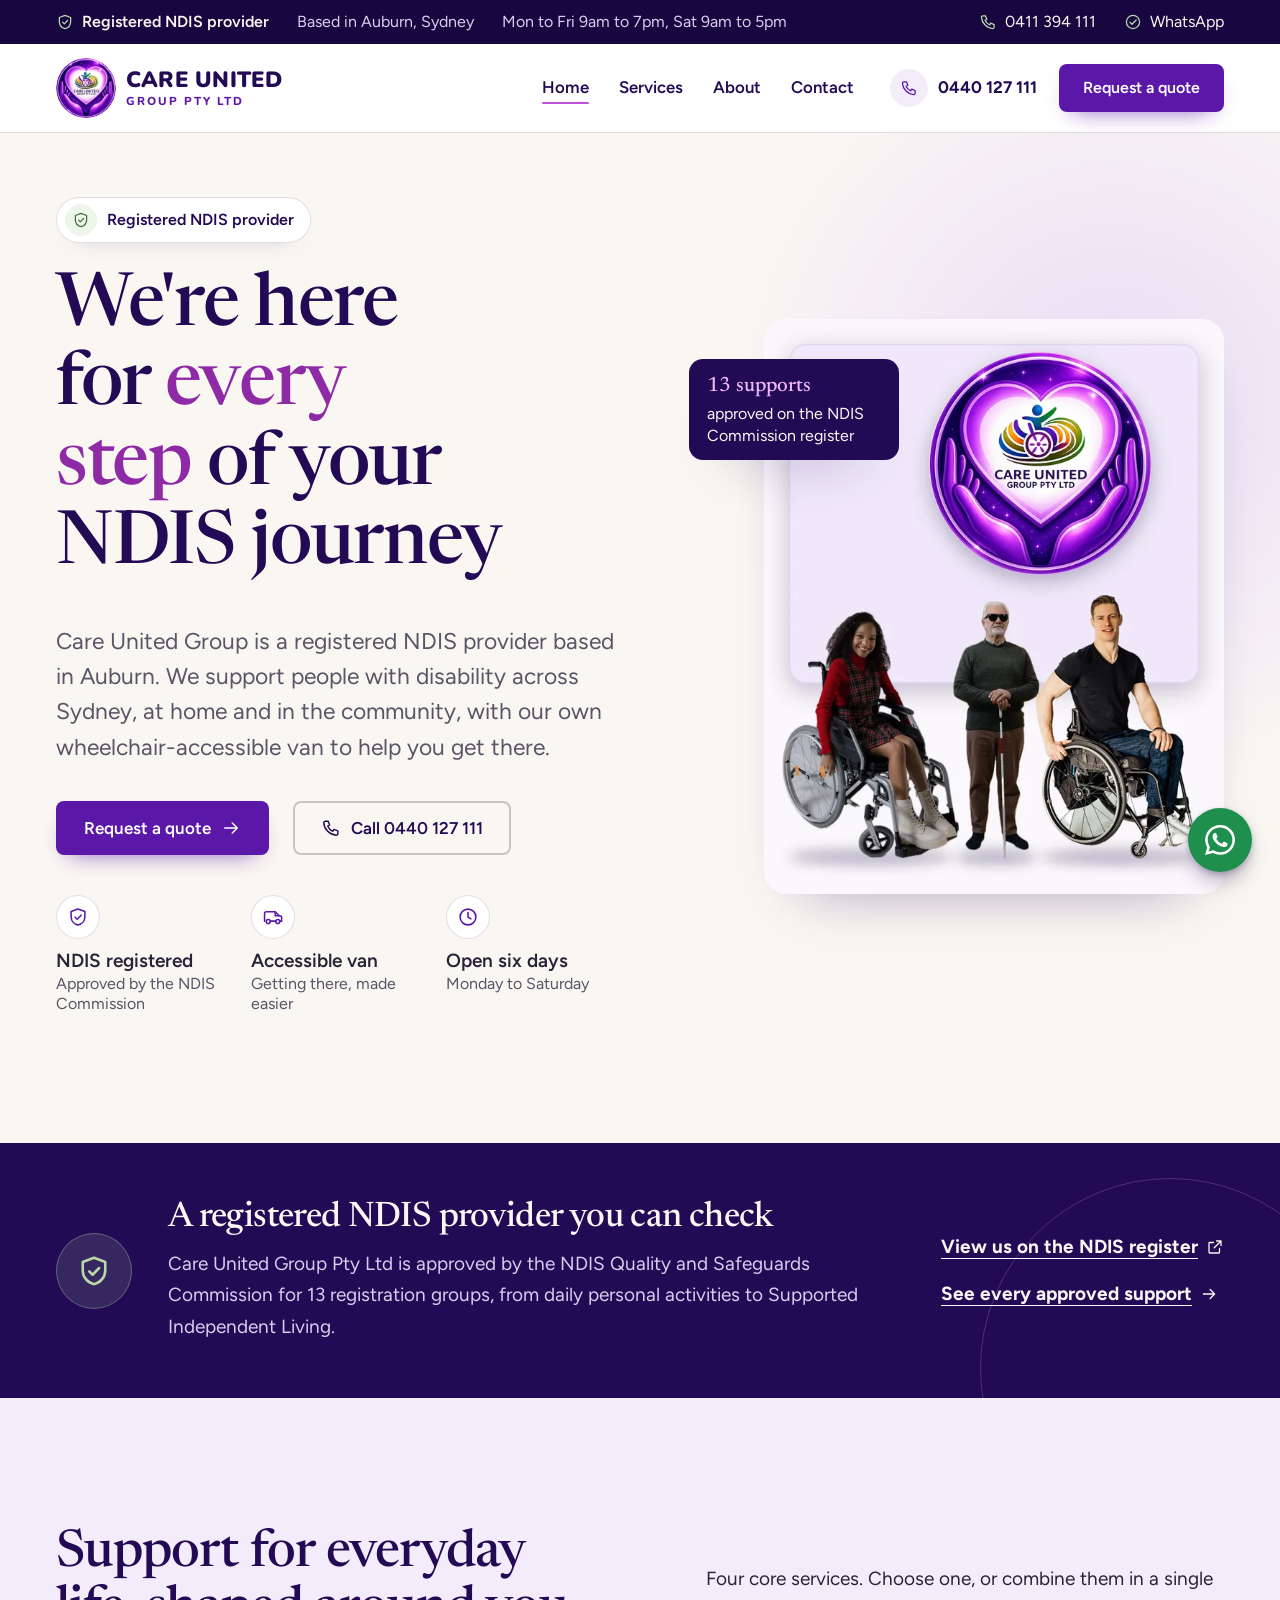
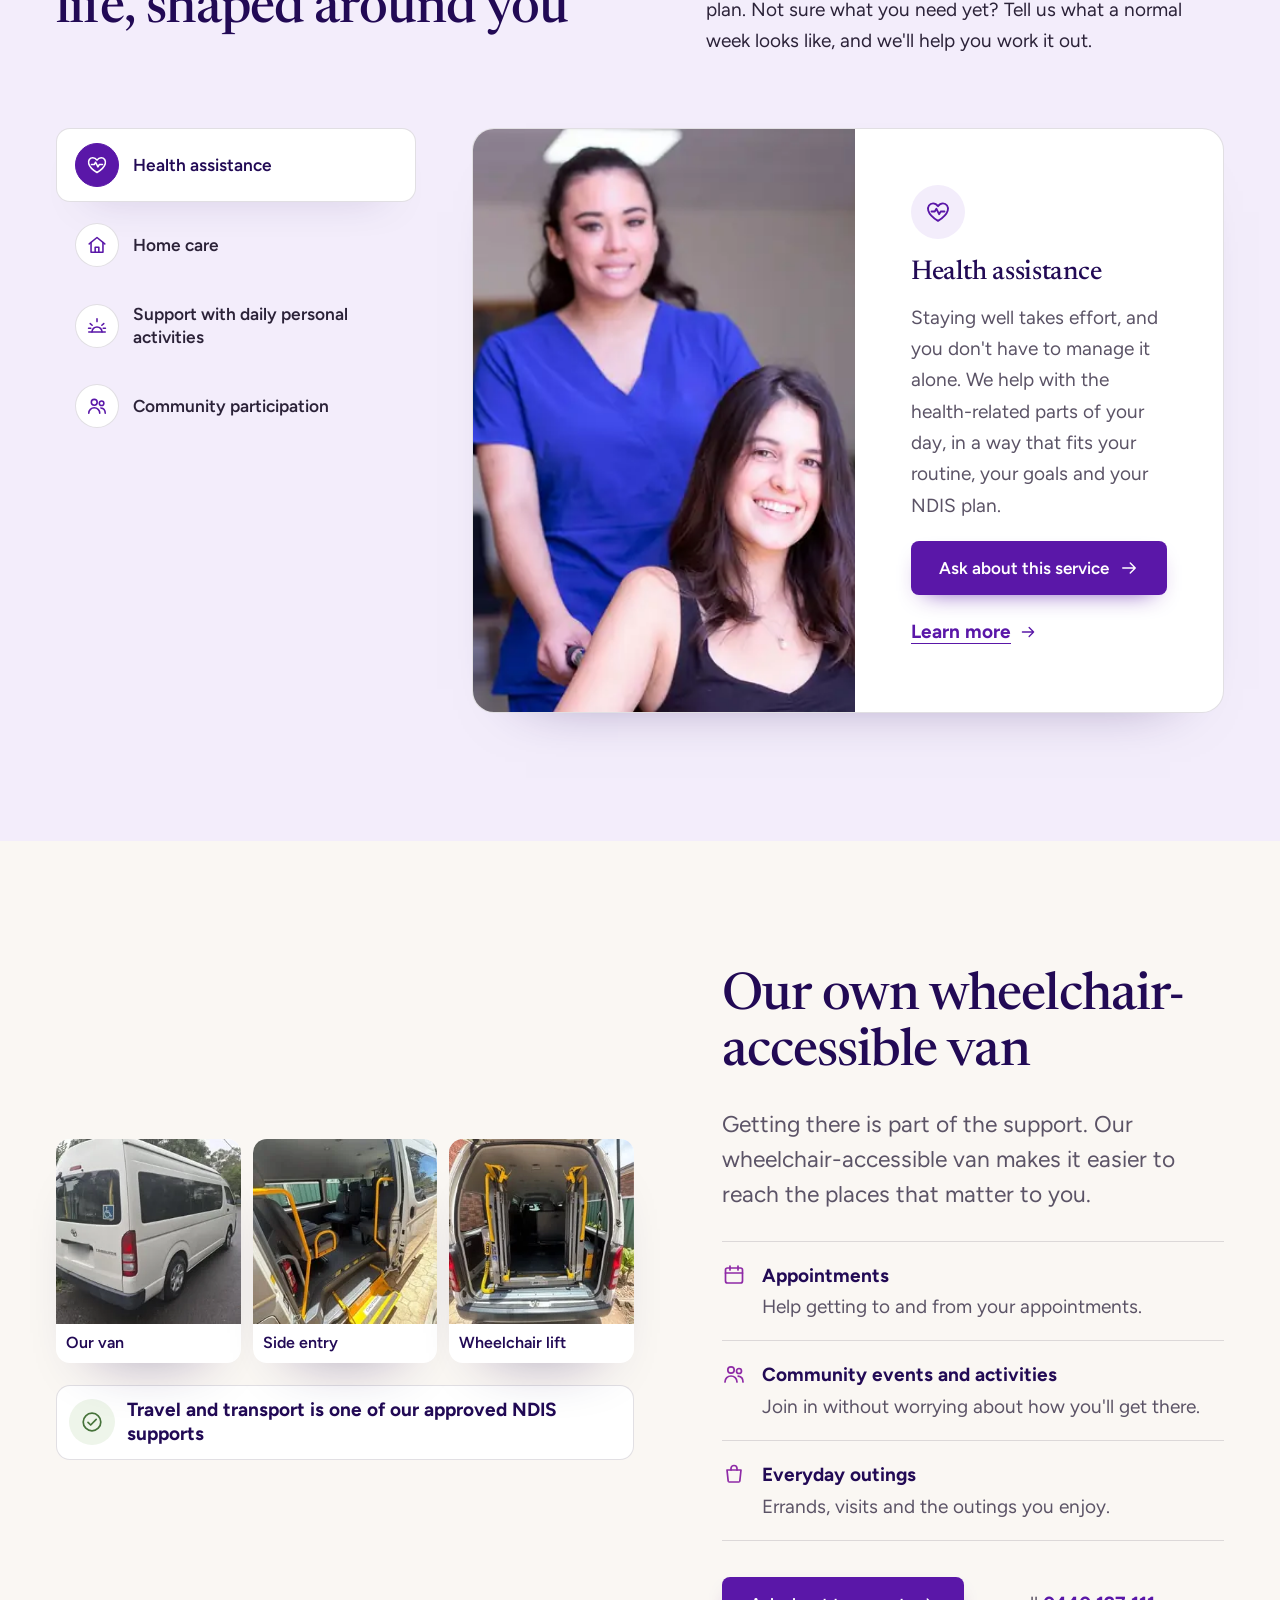
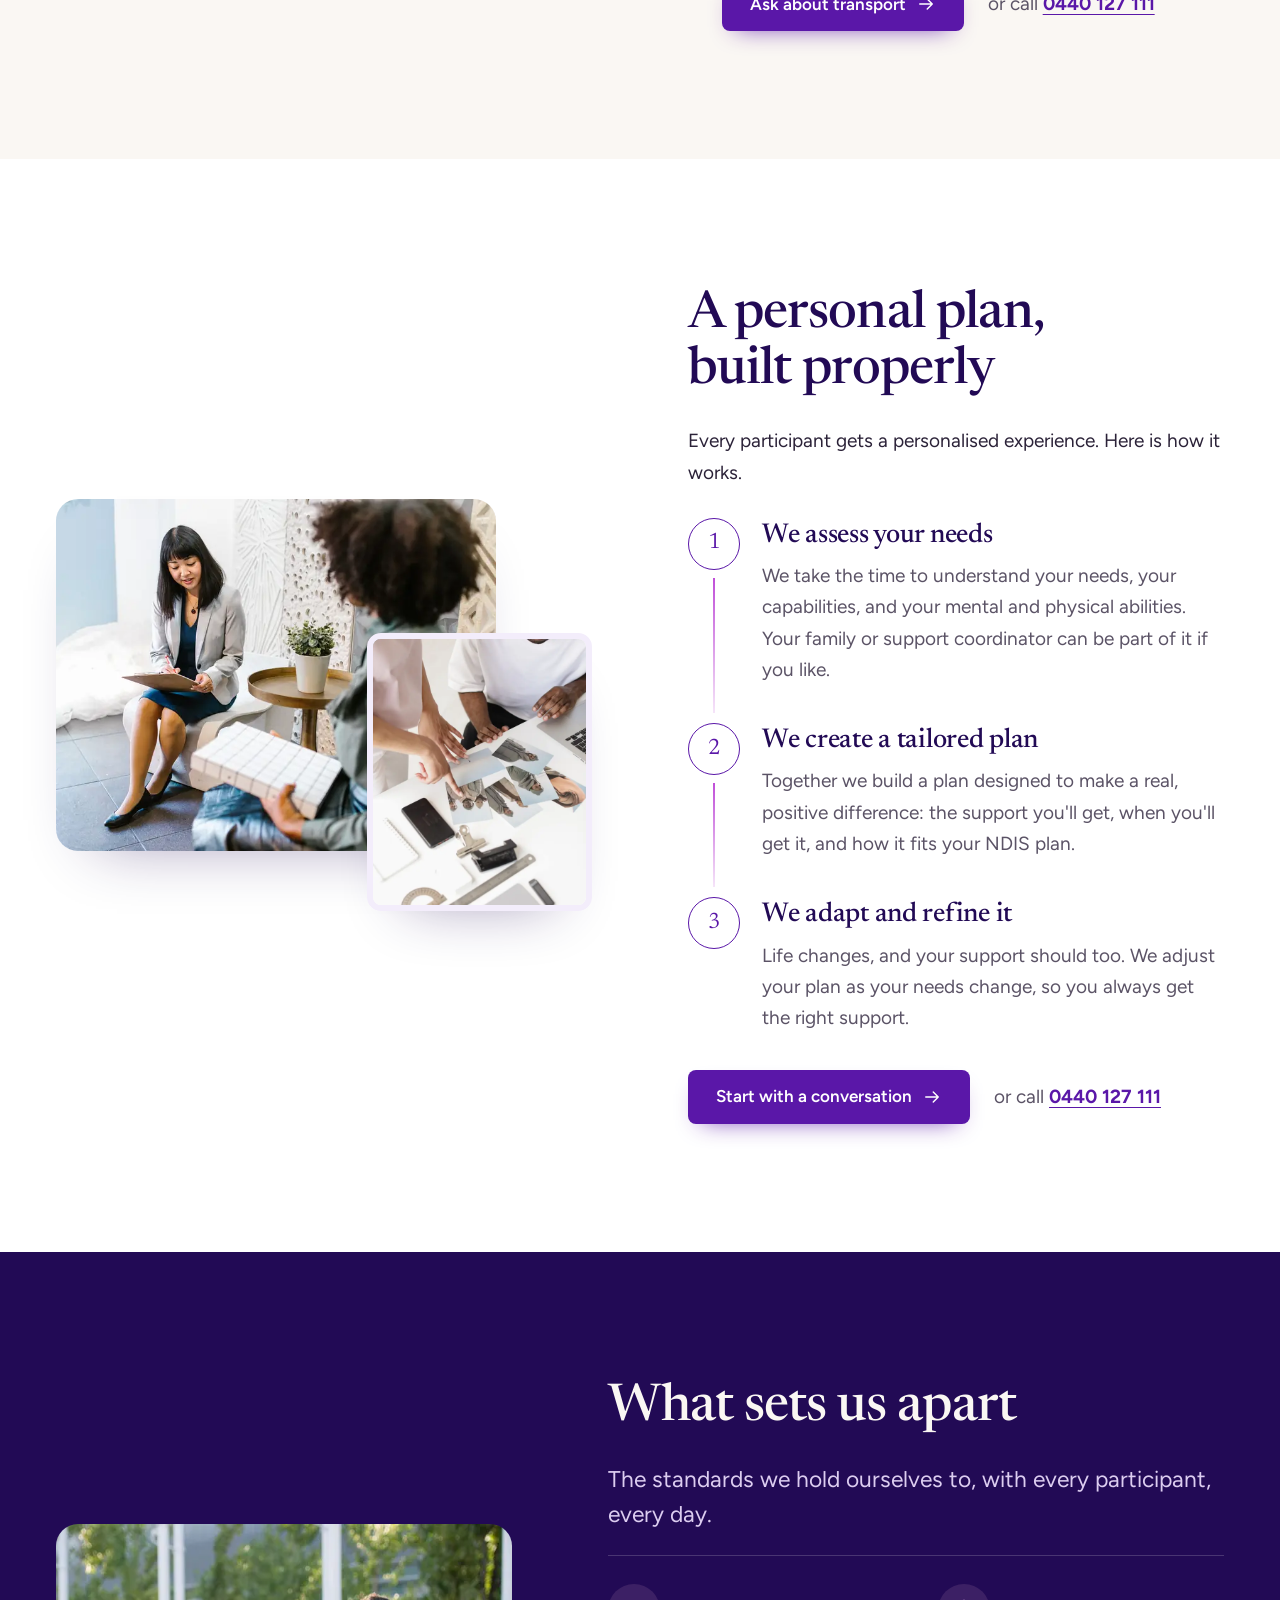
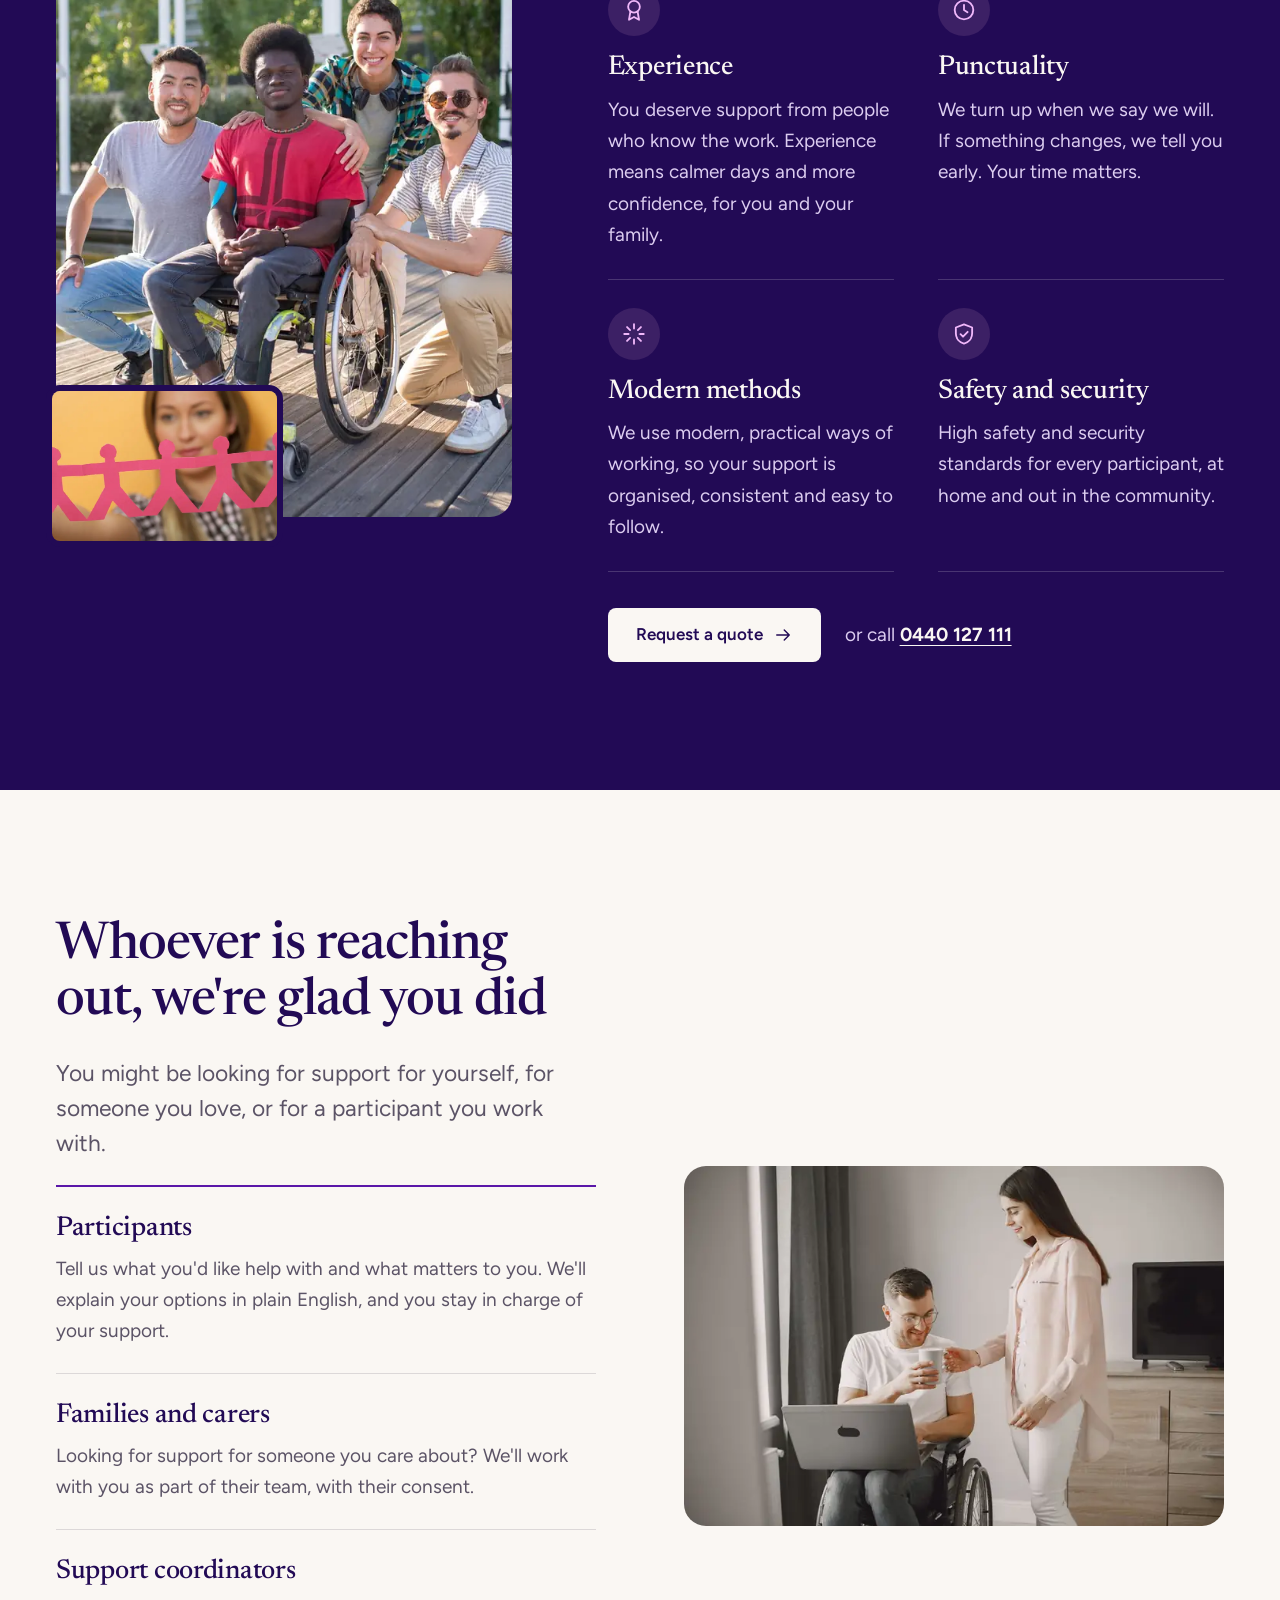
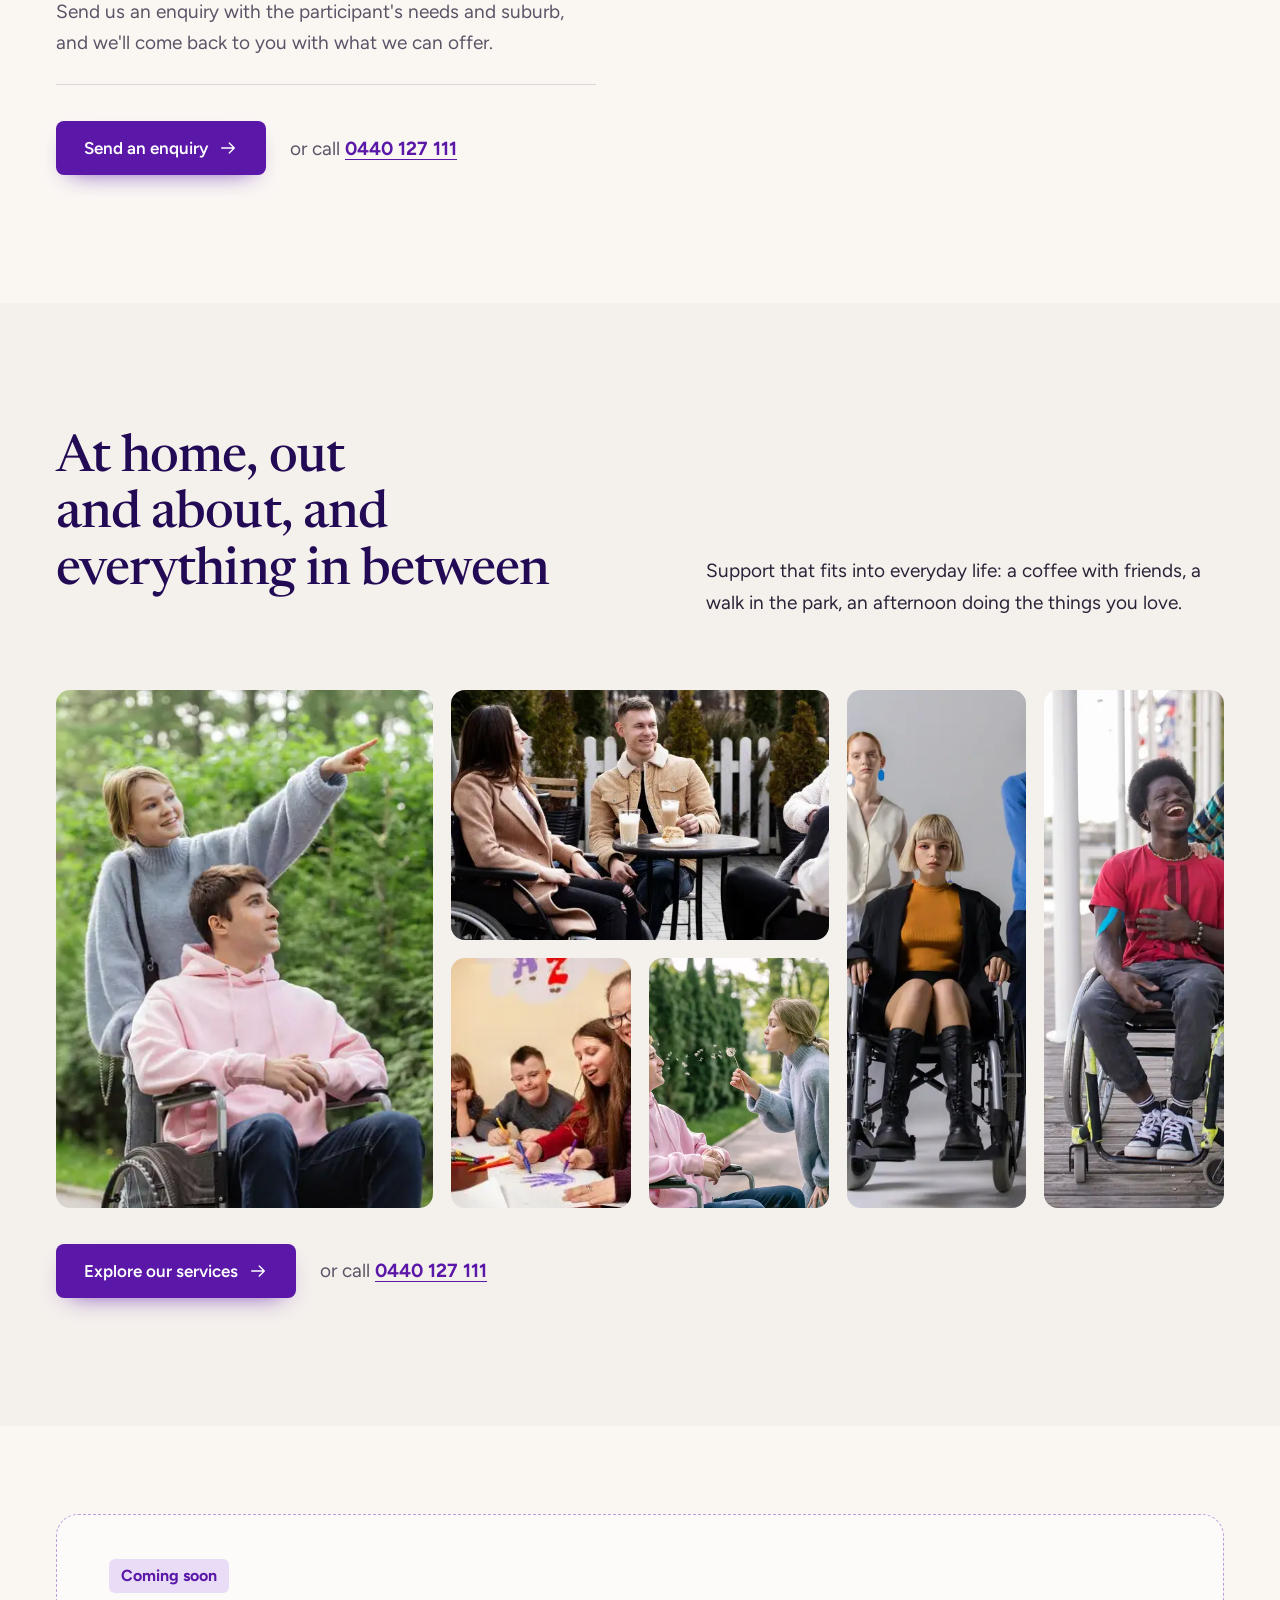
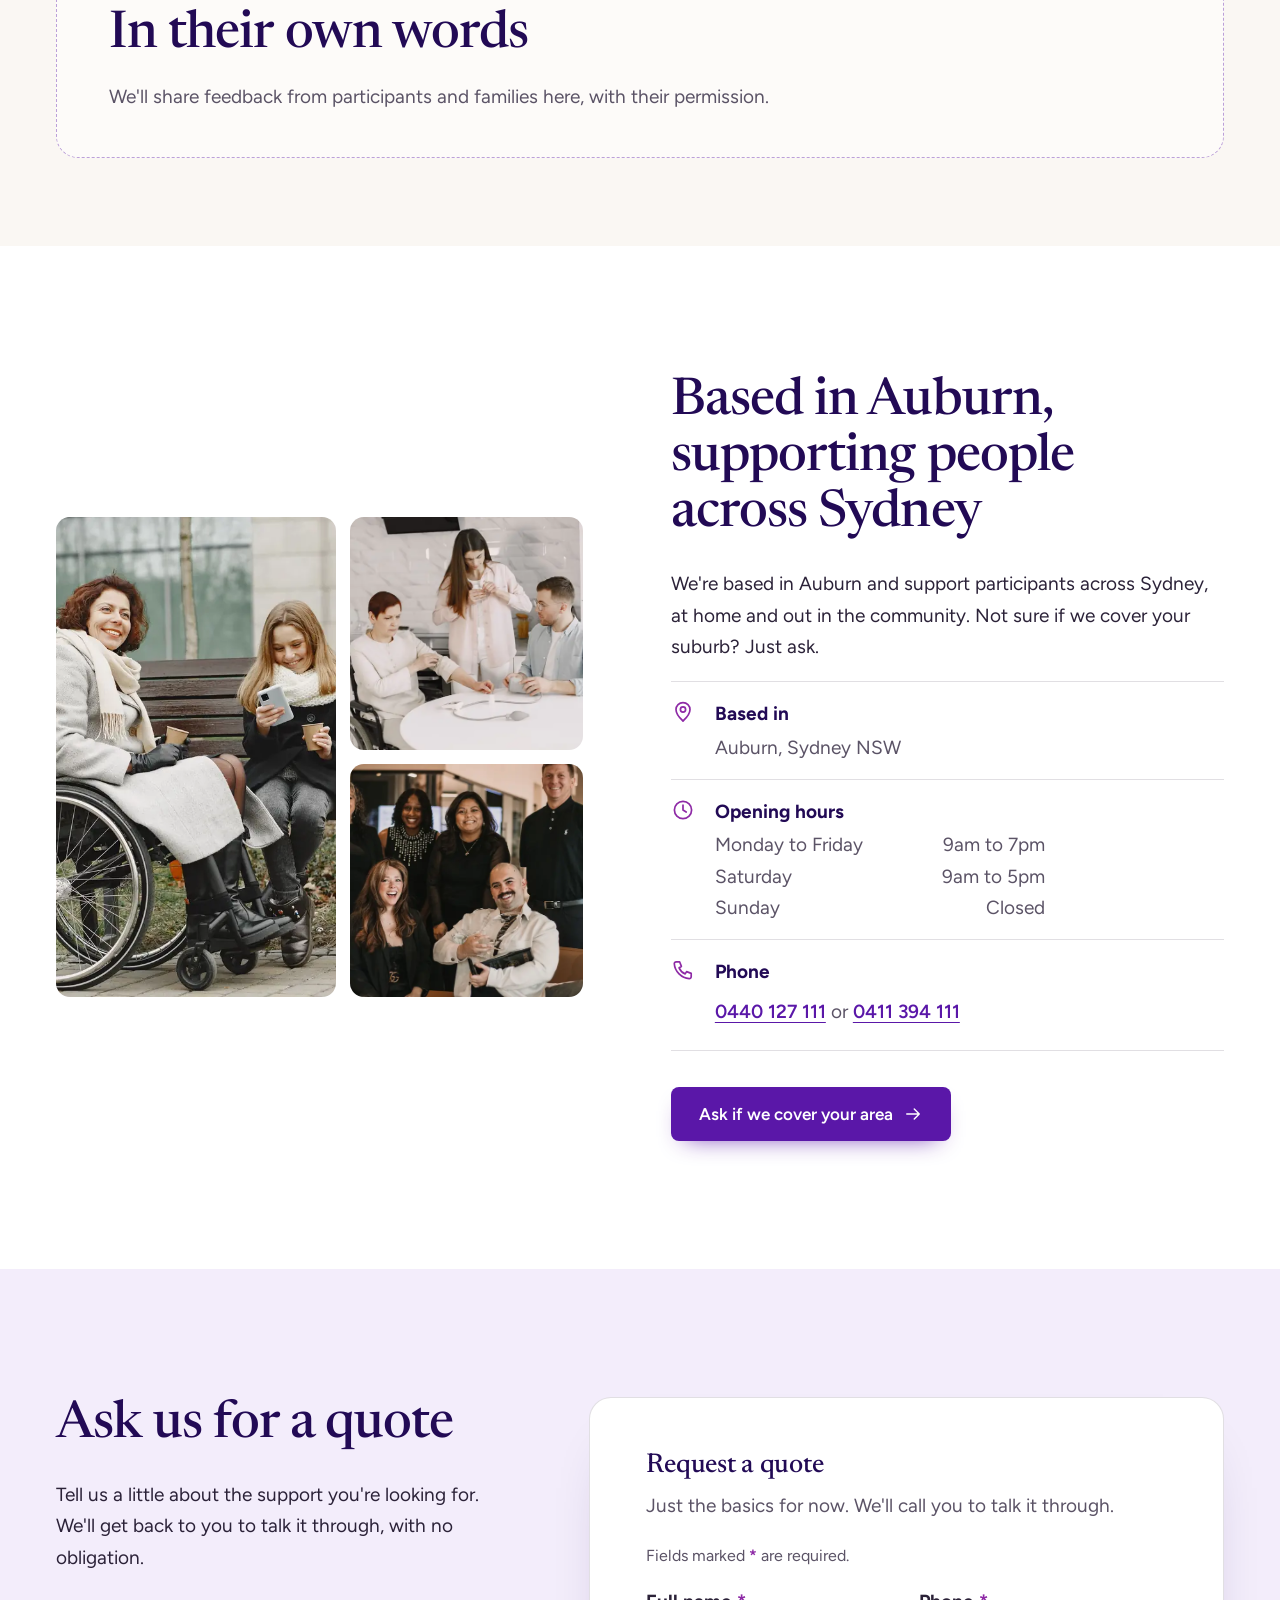
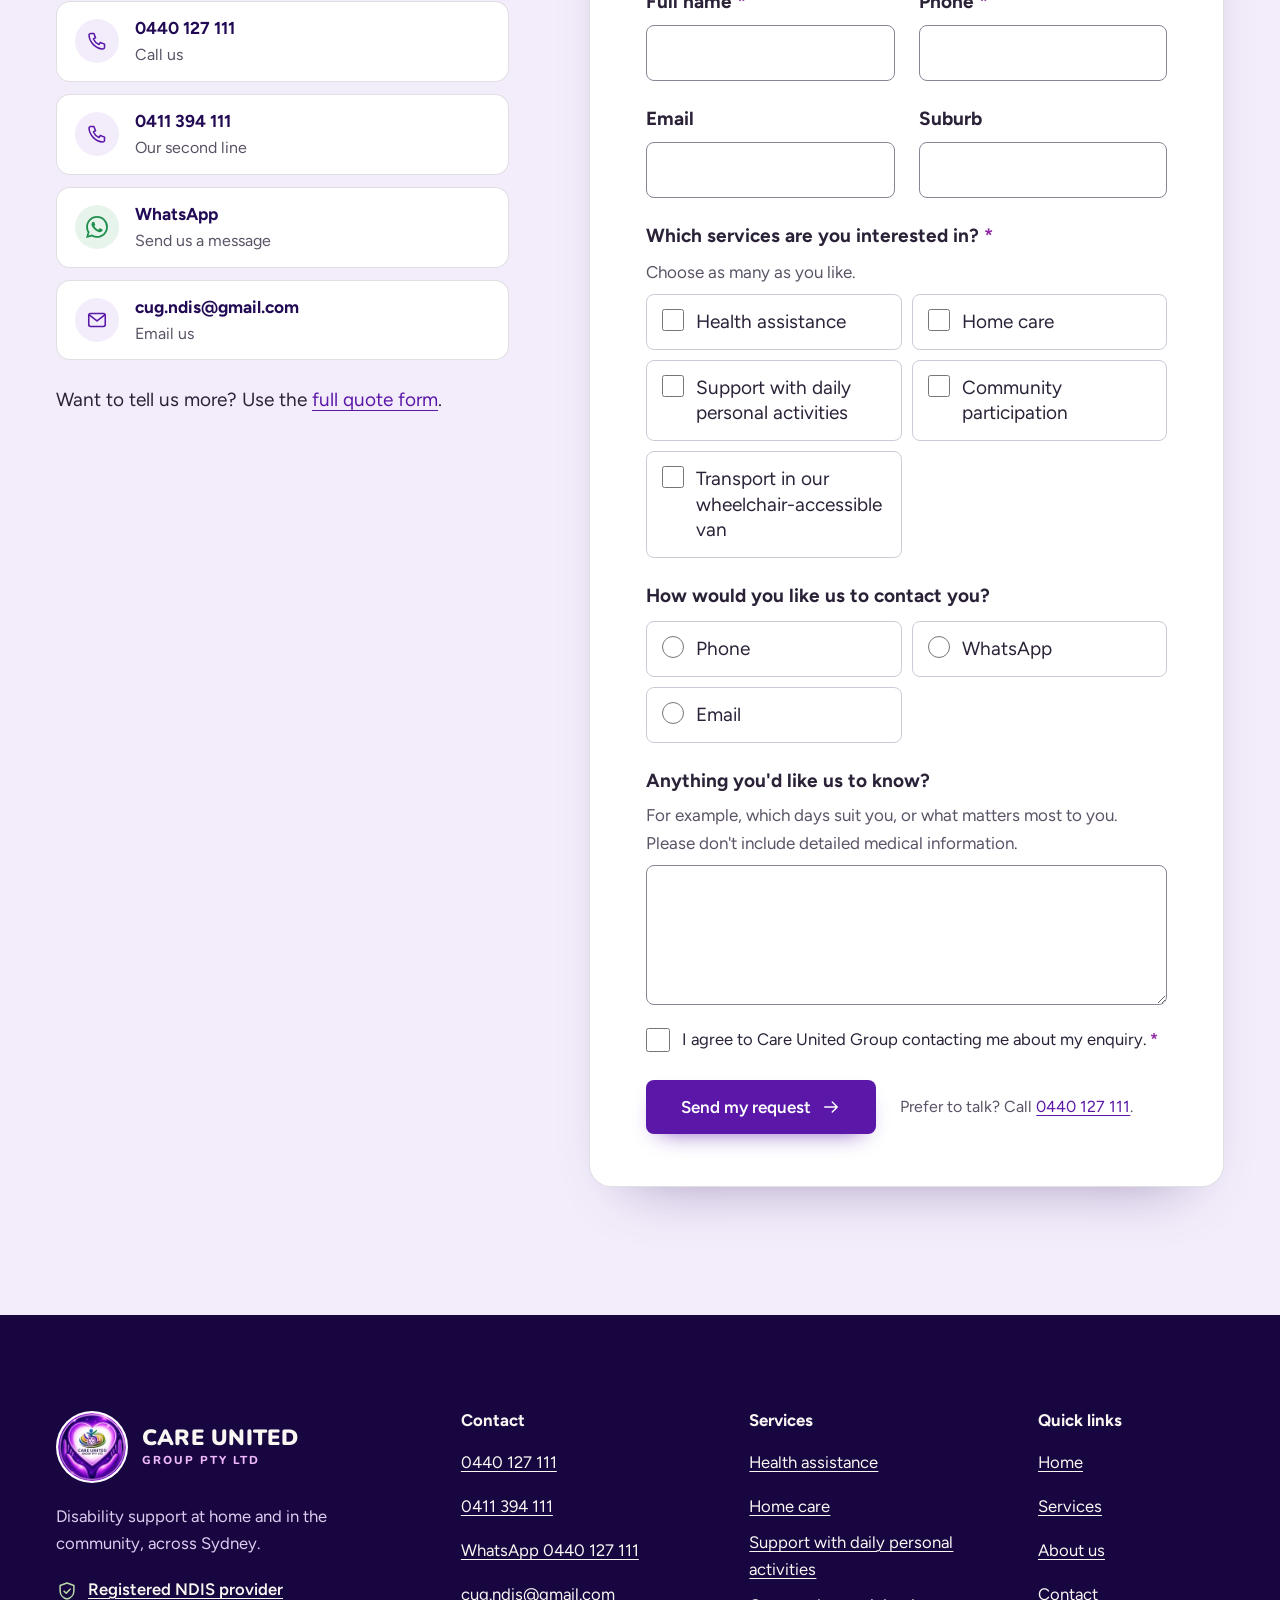
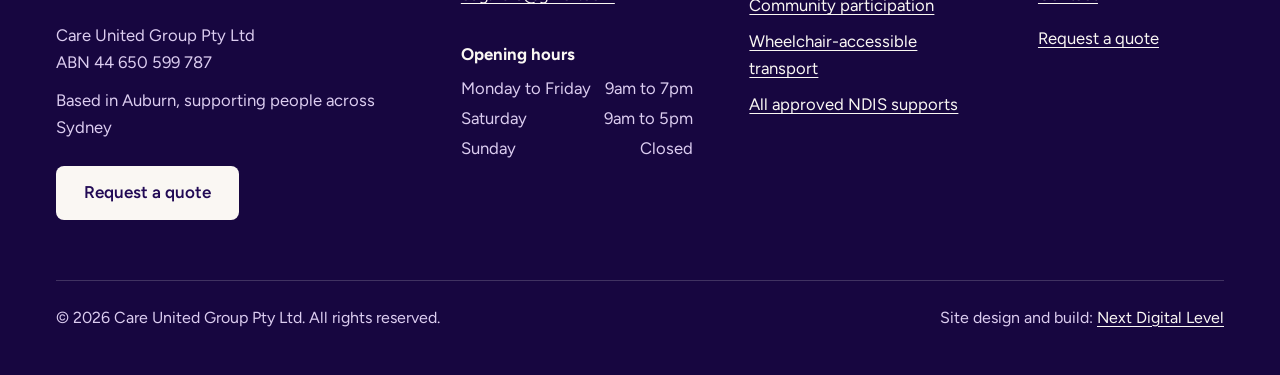
<file: index.html>
<!DOCTYPE html>
<html lang="en-AU">
<head>
  <meta charset="utf-8">
  <meta name="viewport" content="width=device-width, initial-scale=1">
  <title>Registered NDIS Provider Sydney | Care United Group, Auburn</title>
  <meta name="description" content="Registered NDIS provider in Auburn supporting people across Sydney: health assistance, home care, daily personal activities, community participation and a wheelchair-accessible van.">
  <link rel="canonical" href="https://www.cugndis.com.au/">
  <meta property="og:url" content="https://www.cugndis.com.au/">
  <meta name="theme-color" content="#5a17a8">
  <meta property="og:type" content="website">
  <meta property="og:site_name" content="Care United Group Pty Ltd">
  <meta property="og:locale" content="en_AU">
  <meta property="og:title" content="Registered NDIS Provider Sydney | Care United Group, Auburn">
  <meta property="og:description" content="Registered NDIS provider in Auburn supporting people across Sydney: health assistance, home care, daily personal activities, community participation and a wheelchair-accessible van.">
  <meta property="og:image" content="https://www.cugndis.com.au/images/og-image.jpg">
  <meta property="og:image:width" content="1200">
  <meta property="og:image:height" content="630">
  <meta property="og:image:alt" content="A support worker pouring a drink for a young man in a wheelchair at a kitchen table">
  <meta name="twitter:card" content="summary_large_image">
  <!-- Favicon made from the client's existing logo mark (original colours). -->
  <link rel="icon" href="favicon-32.png" sizes="32x32" type="image/png">
  <link rel="icon" href="favicon-48.png" sizes="48x48" type="image/png">
  <link rel="apple-touch-icon" href="apple-touch-icon.png">
  <link rel="preconnect" href="https://fonts.googleapis.com">
  <link rel="preconnect" href="https://fonts.gstatic.com" crossorigin>
  <link rel="stylesheet" href="https://fonts.googleapis.com/css2?family=Nunito:wght@800;900&amp;family=Figtree:wght@400..700&amp;family=Newsreader:opsz,wght@6..72,400..600&amp;display=swap">
  <link rel="stylesheet" href="css/style.css">
  <script>document.documentElement.className += " js";</script>
    <script type="application/ld+json">
{
  "@context": "https://schema.org",
  "@type": "LocalBusiness",
  "name": "Care United Group Pty Ltd",
  "alternateName": "Care United Group",
  "description": "Registered NDIS provider in Auburn, NSW. Health assistance, home care, support with daily personal activities, community participation and transport in a wheelchair-accessible van, across Sydney.",
  "taxID": "ABN 44 650 599 787",
  "telephone": "+61440127111",
  "email": "cug.ndis@gmail.com",
  "address": {
    "@type": "PostalAddress",
    "addressLocality": "Auburn",
    "addressRegion": "NSW",
    "addressCountry": "AU"
  },
  "areaServed": {
    "@type": "City",
    "name": "Sydney"
  },
  "contactPoint": [
    {
      "@type": "ContactPoint",
      "telephone": "+61440127111",
      "contactType": "customer service",
      "areaServed": "AU",
      "availableLanguage": "English"
    },
    {
      "@type": "ContactPoint",
      "telephone": "+61411394111",
      "contactType": "customer service",
      "areaServed": "AU",
      "availableLanguage": "English"
    }
  ],
  "openingHoursSpecification": [
    {
      "@type": "OpeningHoursSpecification",
      "dayOfWeek": [
        "Monday",
        "Tuesday",
        "Wednesday",
        "Thursday",
        "Friday"
      ],
      "opens": "09:00",
      "closes": "19:00"
    },
    {
      "@type": "OpeningHoursSpecification",
      "dayOfWeek": "Saturday",
      "opens": "09:00",
      "closes": "17:00"
    }
  ],
  "hasCredential": {
    "@type": "EducationalOccupationalCredential",
    "name": "Registered NDIS provider",
    "recognizedBy": {
      "@type": "GovernmentOrganization",
      "name": "NDIS Quality and Safeguards Commission"
    },
    "url": "https://www.ndiscommission.gov.au/provider-registration/care-united-group-pty-ltd"
  },
  "makesOffer": [
    {
      "@type": "Offer",
      "itemOffered": {
        "@type": "Service",
        "name": "Health assistance"
      }
    },
    {
      "@type": "Offer",
      "itemOffered": {
        "@type": "Service",
        "name": "Home care"
      }
    },
    {
      "@type": "Offer",
      "itemOffered": {
        "@type": "Service",
        "name": "Support with daily personal activities"
      }
    },
    {
      "@type": "Offer",
      "itemOffered": {
        "@type": "Service",
        "name": "Community participation"
      }
    },
    {
      "@type": "Offer",
      "itemOffered": {
        "@type": "Service",
        "name": "Transport in our wheelchair-accessible van"
      }
    }
  ],
  "url": "https://www.cugndis.com.au/",
  "image": "https://www.cugndis.com.au/images/og-image.jpg",
  "logo": "https://www.cugndis.com.au/images/logo-badge-320.webp"
}
  </script>
</head>
<body>
  <a class="skip-link" href="#main">Skip to main content</a>
  <!-- TODO: the brief and the client's current homepage say "Care Unitrd Group"; the ABN register (ABN 44 650 599 787) and the NDIS Commission register both say CARE UNITED GROUP PTY LTD, so this site uses "United". Confirm spelling with client. -->
  <div class="utility on-dark">
    <div class="wrap">
      <a class="reg" href="https://www.ndiscommission.gov.au/provider-registration/care-united-group-pty-ltd" target="_blank" rel="noopener"><svg viewBox="0 0 24 24" fill="none" stroke="currentColor" stroke-width="1.7" stroke-linecap="round" stroke-linejoin="round" aria-hidden="true" focusable="false"><path d="M12 3.2 19.5 6v5.6c0 4.4-3.1 8.1-7.5 9.2-4.4-1.1-7.5-4.8-7.5-9.2V6z"/><path d="m8.8 12.2 2.3 2.3 4.3-4.5"/></svg>Registered NDIS provider<span class="visually-hidden"> (opens in a new tab)</span></a>
      <span>Based in Auburn, Sydney</span>
      <span>Mon to Fri 9am to 7pm, Sat 9am to 5pm</span>
      <a class="spacer" href="tel:+61411394111"><svg viewBox="0 0 24 24" fill="none" stroke="currentColor" stroke-width="1.7" stroke-linecap="round" stroke-linejoin="round" aria-hidden="true" focusable="false"><path d="M5.2 3.8h3.4l1.8 4.6-2.3 1.4a11.5 11.5 0 0 0 6.1 6.1l1.4-2.3 4.6 1.8v3.4a1.9 1.9 0 0 1-2 1.9C10.5 20.2 3.8 13.5 3.3 5.8a1.9 1.9 0 0 1 1.9-2z"/></svg>0411 394 111</a>
      <a href="https://wa.me/61440127111?text=Hi%2C%20I%27d%20like%20to%20ask%20about%20your%20NDIS%20support%20services" target="_blank" rel="noopener"><svg viewBox="0 0 24 24" fill="none" stroke="currentColor" stroke-width="1.7" stroke-linecap="round" stroke-linejoin="round" aria-hidden="true" focusable="false"><circle cx="12" cy="12" r="8.8"/><path d="m8 12.3 2.7 2.7L16.2 9.4"/></svg>WhatsApp<span class="visually-hidden"> (opens in a new tab)</span></a>
    </div>
  </div>
  <header class="site-header">
    <div class="wrap header-inner">
      <a class="brand" href="./" aria-label="Care United Group Pty Ltd, home">
        <img src="images/logo-badge-160.webp" alt="" width="60" height="60">
        <span class="wordmark" aria-hidden="true"><span class="w1">CARE <b>UNITED</b></span><span class="w2">GROUP PTY LTD</span></span>
      </a>
      <nav class="site-nav" id="site-nav" aria-label="Main">
        <ul>
          <li><a href="./" aria-current="page">Home</a></li>
          <li><a href="services">Services</a></li>
          <li><a href="about">About</a></li>
          <li><a href="contact">Contact</a></li>
        </ul>
        <div class="nav-extra">
          <a class="btn btn--primary" href="contact#quote-form">Request a quote</a>
          <a class="btn btn--outline" href="tel:+61440127111"><svg viewBox="0 0 24 24" fill="none" stroke="currentColor" stroke-width="1.7" stroke-linecap="round" stroke-linejoin="round" aria-hidden="true" focusable="false"><path d="M5.2 3.8h3.4l1.8 4.6-2.3 1.4a11.5 11.5 0 0 0 6.1 6.1l1.4-2.3 4.6 1.8v3.4a1.9 1.9 0 0 1-2 1.9C10.5 20.2 3.8 13.5 3.3 5.8a1.9 1.9 0 0 1 1.9-2z"/></svg>Call 0440 127 111</a>
          <a class="btn btn--outline" href="tel:+61411394111"><svg viewBox="0 0 24 24" fill="none" stroke="currentColor" stroke-width="1.7" stroke-linecap="round" stroke-linejoin="round" aria-hidden="true" focusable="false"><path d="M5.2 3.8h3.4l1.8 4.6-2.3 1.4a11.5 11.5 0 0 0 6.1 6.1l1.4-2.3 4.6 1.8v3.4a1.9 1.9 0 0 1-2 1.9C10.5 20.2 3.8 13.5 3.3 5.8a1.9 1.9 0 0 1 1.9-2z"/></svg>Call 0411 394 111</a>
          <p class="nav-reg"><svg viewBox="0 0 24 24" fill="none" stroke="currentColor" stroke-width="1.7" stroke-linecap="round" stroke-linejoin="round" aria-hidden="true" focusable="false"><path d="M12 3.2 19.5 6v5.6c0 4.4-3.1 8.1-7.5 9.2-4.4-1.1-7.5-4.8-7.5-9.2V6z"/><path d="m8.8 12.2 2.3 2.3 4.3-4.5"/></svg>Registered NDIS provider, Auburn NSW</p>
        </div>
      </nav>
      <a class="header-phone" href="tel:+61440127111"><span class="ph-ico"><svg viewBox="0 0 24 24" fill="none" stroke="currentColor" stroke-width="1.7" stroke-linecap="round" stroke-linejoin="round" aria-hidden="true" focusable="false"><path d="M5.2 3.8h3.4l1.8 4.6-2.3 1.4a11.5 11.5 0 0 0 6.1 6.1l1.4-2.3 4.6 1.8v3.4a1.9 1.9 0 0 1-2 1.9C10.5 20.2 3.8 13.5 3.3 5.8a1.9 1.9 0 0 1 1.9-2z"/></svg></span><span><span class="visually-hidden">Call us on </span>0440 127 111</span></a>
      <a class="btn btn--primary header-quote" href="contact#quote-form"><span class="q-long">Request a quote</span><span class="q-short">Get a quote</span></a>
      <button class="nav-toggle" type="button" aria-expanded="false" aria-controls="site-nav" aria-label="Open menu">
        <svg class="icon-menu" viewBox="0 0 24 24" fill="none" stroke="currentColor" stroke-width="1.7" stroke-linecap="round" stroke-linejoin="round" aria-hidden="true" focusable="false"><path d="M4 7h16M4 12h16M4 17h16"/></svg><svg class="icon-close" viewBox="0 0 24 24" fill="none" stroke="currentColor" stroke-width="1.7" stroke-linecap="round" stroke-linejoin="round" aria-hidden="true" focusable="false"><path d="M6 6l12 12M18 6 6 18"/></svg>
      </button>
    </div>
  </header>

  <main id="main">
    <section class="hero" aria-labelledby="hero-title">
      <div class="wrap">
        <div class="hero-copy">
          <a class="verified hero-in" href="https://www.ndiscommission.gov.au/provider-registration/care-united-group-pty-ltd" target="_blank" rel="noopener"><span class="dot"><svg viewBox="0 0 24 24" fill="none" stroke="currentColor" stroke-width="1.7" stroke-linecap="round" stroke-linejoin="round" aria-hidden="true" focusable="false"><path d="M12 3.2 19.5 6v5.6c0 4.4-3.1 8.1-7.5 9.2-4.4-1.1-7.5-4.8-7.5-9.2V6z"/><path d="m8.8 12.2 2.3 2.3 4.3-4.5"/></svg></span>Registered NDIS provider<span class="visually-hidden"> (opens in a new tab)</span></a>
          <h1 id="hero-title" class="hero-in d1">We're here for <span class="accent">every step</span> of your NDIS journey</h1>
          <p class="lead hero-in d2">Care United Group is a registered NDIS provider based in Auburn. We support people with disability across Sydney, at home and in the community, with our own wheelchair-accessible van to help you get there.</p>
          <div class="cta-row hero-in d3">
            <a class="btn btn--primary" href="contact#quote-form">Request a quote <svg class="arrow" viewBox="0 0 24 24" fill="none" stroke="currentColor" stroke-width="1.7" stroke-linecap="round" stroke-linejoin="round" aria-hidden="true" focusable="false"><path d="M4.5 12h15M13.5 6l6 6-6 6"/></svg></a>
            <a class="btn btn--outline" href="tel:+61440127111"><svg viewBox="0 0 24 24" fill="none" stroke="currentColor" stroke-width="1.7" stroke-linecap="round" stroke-linejoin="round" aria-hidden="true" focusable="false"><path d="M5.2 3.8h3.4l1.8 4.6-2.3 1.4a11.5 11.5 0 0 0 6.1 6.1l1.4-2.3 4.6 1.8v3.4a1.9 1.9 0 0 1-2 1.9C10.5 20.2 3.8 13.5 3.3 5.8a1.9 1.9 0 0 1 1.9-2z"/></svg>Call 0440 127 111</a>
          </div>
          <ul class="hero-facts hero-in d4">
            <li><span class="ico"><svg viewBox="0 0 24 24" fill="none" stroke="currentColor" stroke-width="1.7" stroke-linecap="round" stroke-linejoin="round" aria-hidden="true" focusable="false"><path d="M12 3.2 19.5 6v5.6c0 4.4-3.1 8.1-7.5 9.2-4.4-1.1-7.5-4.8-7.5-9.2V6z"/><path d="m8.8 12.2 2.3 2.3 4.3-4.5"/></svg></span><span>NDIS registered<small>Approved by the NDIS Commission</small></span></li>
            <li><span class="ico"><svg viewBox="0 0 24 24" fill="none" stroke="currentColor" stroke-width="1.7" stroke-linecap="round" stroke-linejoin="round" aria-hidden="true" focusable="false"><path d="M2.8 16.5V8.2a2 2 0 0 1 2-2h9.6l4.4 4.4h.6a2 2 0 0 1 2 2v3.9h-2"/><path d="M14.4 6.2v4.4h4.4"/><path d="M9.3 16.5h5.6"/><circle cx="6.8" cy="17" r="2.2"/><circle cx="17.2" cy="17" r="2.2"/></svg></span><span>Accessible van<small>Getting there, made easier</small></span></li>
            <li><span class="ico"><svg viewBox="0 0 24 24" fill="none" stroke="currentColor" stroke-width="1.7" stroke-linecap="round" stroke-linejoin="round" aria-hidden="true" focusable="false"><circle cx="12" cy="12" r="8.6"/><path d="M12 7.2V12l3.2 2"/></svg></span><span>Open six days<small>Monday to Saturday</small></span></li>
          </ul>
        </div>
        <div class="hero-visual">
          <div class="hero-main veil"><!-- Made 24 Nov 2026 at the client's request: their logo on a board with cut-out Pexels photos (#8524618, #6606139, #7294852, free Pexels licence). Source script: _build/hero_logo.py. --><img src="images/hero-logo-640.webp" srcset="images/hero-logo-640.webp 640w, images/hero-logo-1100.webp 1100w" sizes="(min-width: 900px) 40vw, 80vw" width="1100" height="1375" alt="The Care United Group logo on a board, with three smiling people in front: a young woman in a wheelchair, an older man with a white cane and a man in a wheelchair" fetchpriority="high" decoding="async"></div>
          <p class="hero-tag"><strong>13 supports</strong>approved on the NDIS Commission register</p>
        </div>
      </div>
    </section>

    <section class="reg-band on-dark" aria-labelledby="reg-title">
      <div class="wrap">
        <div class="seal"><svg viewBox="0 0 24 24" fill="none" stroke="currentColor" stroke-width="1.7" stroke-linecap="round" stroke-linejoin="round" aria-hidden="true" focusable="false"><path d="M12 3.2 19.5 6v5.6c0 4.4-3.1 8.1-7.5 9.2-4.4-1.1-7.5-4.8-7.5-9.2V6z"/><path d="m8.8 12.2 2.3 2.3 4.3-4.5"/></svg></div>
        <div>
          <h2 id="reg-title">A registered NDIS provider you can check</h2>
          <p>Care United Group Pty Ltd is approved by the NDIS Quality and Safeguards Commission for 13 registration groups, from daily personal activities to Supported Independent Living.</p>
        </div>
        <div class="links">
          <a class="text-link" href="https://www.ndiscommission.gov.au/provider-registration/care-united-group-pty-ltd" target="_blank" rel="noopener"><span>View us on the NDIS register<span class="visually-hidden"> (opens in a new tab)</span></span><svg viewBox="0 0 24 24" fill="none" stroke="currentColor" stroke-width="1.7" stroke-linecap="round" stroke-linejoin="round" aria-hidden="true" focusable="false"><path d="M14 4h6v6M20 4l-9 9"/><path d="M18 14v5a1 1 0 0 1-1 1H5a1 1 0 0 1-1-1V7a1 1 0 0 1 1-1h5"/></svg></a>
          <a class="text-link" href="services#supports"><span>See every approved support</span><svg viewBox="0 0 24 24" fill="none" stroke="currentColor" stroke-width="1.7" stroke-linecap="round" stroke-linejoin="round" aria-hidden="true" focusable="false"><path d="M4.5 12h15M13.5 6l6 6-6 6"/></svg></a>
        </div>
      </div>
    </section>

    <section class="section section--lilac" aria-labelledby="services-title">
      <div class="wrap">
        <div class="section-head section-head--split reveal">
          <h2 id="services-title">Support for everyday life, shaped around you</h2>
          <p>Four core services. Choose one, or combine them in a single plan. Not sure what you need yet? Tell us what a normal week looks like, and we'll help you work it out.</p>
        </div>
        <div class="svc-showcase" data-tabs>
          <div class="svc-tablist" aria-label="Our services">
          <button class="svc-tab" type="button" id="tab-health" data-tab><span class="t-ico"><svg viewBox="0 0 24 24" fill="none" stroke="currentColor" stroke-width="1.7" stroke-linecap="round" stroke-linejoin="round" aria-hidden="true" focusable="false"><path d="M12 20.2s-7.6-4.6-9-9.6C2 7 4.3 4 7.4 4c2 0 3.5 1.1 4.6 2.7C13.1 5.1 14.6 4 16.6 4c3.1 0 5.4 3 4.4 6.6-1.4 5-9 9.6-9 9.6z"/><path d="M6 11.5h3l1.5-2.5 2.5 5 1.5-2.5h3.5"/></svg></span>Health assistance</button>
          <button class="svc-tab" type="button" id="tab-home" data-tab><span class="t-ico"><svg viewBox="0 0 24 24" fill="none" stroke="currentColor" stroke-width="1.7" stroke-linecap="round" stroke-linejoin="round" aria-hidden="true" focusable="false"><path d="M3.5 10.8 12 3.8l8.5 7"/><path d="M5.5 9.3V20h13V9.3"/><path d="M10 20v-5.5h4V20"/></svg></span>Home care</button>
          <button class="svc-tab" type="button" id="tab-daily" data-tab><span class="t-ico"><svg viewBox="0 0 24 24" fill="none" stroke="currentColor" stroke-width="1.7" stroke-linecap="round" stroke-linejoin="round" aria-hidden="true" focusable="false"><path d="M3 18.5h18"/><path d="M6.5 18.5a5.5 5.5 0 0 1 11 0"/><path d="M12 4v3.2M4.6 9.4l2.1 1.8M19.4 9.4l-2.1 1.8M2.8 14.5h2.4M18.8 14.5h2.4"/></svg></span>Support with daily personal activities</button>
          <button class="svc-tab" type="button" id="tab-community" data-tab><span class="t-ico"><svg viewBox="0 0 24 24" fill="none" stroke="currentColor" stroke-width="1.7" stroke-linecap="round" stroke-linejoin="round" aria-hidden="true" focusable="false"><circle cx="9" cy="8" r="3.2"/><path d="M3 20c0-3.4 2.7-6 6-6s6 2.6 6 6"/><circle cx="17" cy="9" r="2.5"/><path d="M16.2 14.1c2.9.3 4.8 2.7 4.8 5.9"/></svg></span>Community participation</button>
          </div>
          <div class="svc-panels">
          <article class="svc-panel" id="panel-health" data-panel>
            <div class="media"><!-- TODO: licence-free stand-in for the watermarked Adobe Stock #1499957809 on the client's current site. Replace with the client's own photo, or license that Adobe Stock image. --><img src="images/nurse-700.webp" srcset="images/nurse-700.webp 700w, images/nurse-1200.webp 1200w" sizes="(min-width: 900px) 34vw, 92vw" width="1200" height="900" alt="A smiling support worker in blue scrubs stands behind a young woman in a wheelchair" loading="lazy" decoding="async"></div>
            <div class="body">
              <div class="svc-ico"><svg viewBox="0 0 24 24" fill="none" stroke="currentColor" stroke-width="1.7" stroke-linecap="round" stroke-linejoin="round" aria-hidden="true" focusable="false"><path d="M12 20.2s-7.6-4.6-9-9.6C2 7 4.3 4 7.4 4c2 0 3.5 1.1 4.6 2.7C13.1 5.1 14.6 4 16.6 4c3.1 0 5.4 3 4.4 6.6-1.4 5-9 9.6-9 9.6z"/><path d="M6 11.5h3l1.5-2.5 2.5 5 1.5-2.5h3.5"/></svg></div>
              <h3>Health assistance</h3>
              <p>Staying well takes effort, and you don't have to manage it alone. We help with the health-related parts of your day, in a way that fits your routine, your goals and your NDIS plan.</p>
              <div class="cta-row">
                <a class="btn btn--primary" href="contact?service=health#quote-form">Ask about this service <svg class="arrow" viewBox="0 0 24 24" fill="none" stroke="currentColor" stroke-width="1.7" stroke-linecap="round" stroke-linejoin="round" aria-hidden="true" focusable="false"><path d="M4.5 12h15M13.5 6l6 6-6 6"/></svg></a>
                <a class="text-link" href="services#health-assistance"><span>Learn more</span><svg viewBox="0 0 24 24" fill="none" stroke="currentColor" stroke-width="1.7" stroke-linecap="round" stroke-linejoin="round" aria-hidden="true" focusable="false"><path d="M4.5 12h15M13.5 6l6 6-6 6"/></svg></a>
              </div>
            </div>
          </article>
          <article class="svc-panel" id="panel-home" data-panel>
            <div class="media"><!-- Image from the client's current website (Pexels). TODO: replace with real client photos when available. --><img src="images/home-care-700.webp" srcset="images/home-care-700.webp 700w, images/home-care-1200.webp 1200w" sizes="(min-width: 900px) 34vw, 92vw" width="1200" height="900" alt="A support worker hands a glass of water to a woman resting on a sofa at home" loading="lazy" decoding="async"></div>
            <div class="body">
              <div class="svc-ico"><svg viewBox="0 0 24 24" fill="none" stroke="currentColor" stroke-width="1.7" stroke-linecap="round" stroke-linejoin="round" aria-hidden="true" focusable="false"><path d="M3.5 10.8 12 3.8l8.5 7"/><path d="M5.5 9.3V20h13V9.3"/><path d="M10 20v-5.5h4V20"/></svg></div>
              <h3>Home care</h3>
              <p>Home should feel safe, calm and comfortable. We help with household tasks and keep things running the way you like them, so your energy goes to the things you enjoy.</p>
              <div class="cta-row">
                <a class="btn btn--primary" href="contact?service=home#quote-form">Ask about this service <svg class="arrow" viewBox="0 0 24 24" fill="none" stroke="currentColor" stroke-width="1.7" stroke-linecap="round" stroke-linejoin="round" aria-hidden="true" focusable="false"><path d="M4.5 12h15M13.5 6l6 6-6 6"/></svg></a>
                <a class="text-link" href="services#home-care"><span>Learn more</span><svg viewBox="0 0 24 24" fill="none" stroke="currentColor" stroke-width="1.7" stroke-linecap="round" stroke-linejoin="round" aria-hidden="true" focusable="false"><path d="M4.5 12h15M13.5 6l6 6-6 6"/></svg></a>
              </div>
            </div>
          </article>
          <article class="svc-panel" id="panel-daily" data-panel>
            <div class="media"><!-- TODO: replace with real client photos (stock image used as a placeholder) --><img src="images/daily-living-700.webp" srcset="images/daily-living-700.webp 700w, images/daily-living-1200.webp 1200w" sizes="(min-width: 900px) 34vw, 92vw" width="1200" height="900" alt="A woman in a wheelchair prepares breakfast in her kitchen" loading="lazy" decoding="async"></div>
            <div class="body">
              <div class="svc-ico"><svg viewBox="0 0 24 24" fill="none" stroke="currentColor" stroke-width="1.7" stroke-linecap="round" stroke-linejoin="round" aria-hidden="true" focusable="false"><path d="M3 18.5h18"/><path d="M6.5 18.5a5.5 5.5 0 0 1 11 0"/><path d="M12 4v3.2M4.6 9.4l2.1 1.8M19.4 9.4l-2.1 1.8M2.8 14.5h2.4M18.8 14.5h2.4"/></svg></div>
              <h3>Support with daily personal activities</h3>
              <p>Personal routines are personal. We help respectfully and at your pace, building on what you can already do, so you keep as much independence as you want.</p>
              <div class="cta-row">
                <a class="btn btn--primary" href="contact?service=daily#quote-form">Ask about this service <svg class="arrow" viewBox="0 0 24 24" fill="none" stroke="currentColor" stroke-width="1.7" stroke-linecap="round" stroke-linejoin="round" aria-hidden="true" focusable="false"><path d="M4.5 12h15M13.5 6l6 6-6 6"/></svg></a>
                <a class="text-link" href="services#daily-living"><span>Learn more</span><svg viewBox="0 0 24 24" fill="none" stroke="currentColor" stroke-width="1.7" stroke-linecap="round" stroke-linejoin="round" aria-hidden="true" focusable="false"><path d="M4.5 12h15M13.5 6l6 6-6 6"/></svg></a>
              </div>
            </div>
          </article>
          <article class="svc-panel" id="panel-community" data-panel>
            <div class="media"><!-- Image from the client's current website (Pexels). TODO: replace with real client photos when available. --><img src="images/community-700.webp" srcset="images/community-700.webp 700w, images/community-1200.webp 1200w" sizes="(min-width: 900px) 34vw, 92vw" width="1200" height="900" alt="A group of friends laughing together outdoors in a park" loading="lazy" decoding="async"></div>
            <div class="body">
              <div class="svc-ico"><svg viewBox="0 0 24 24" fill="none" stroke="currentColor" stroke-width="1.7" stroke-linecap="round" stroke-linejoin="round" aria-hidden="true" focusable="false"><circle cx="9" cy="8" r="3.2"/><path d="M3 20c0-3.4 2.7-6 6-6s6 2.6 6 6"/><circle cx="17" cy="9" r="2.5"/><path d="M16.2 14.1c2.9.3 4.8 2.7 4.8 5.9"/></svg></div>
              <h3>Community participation</h3>
              <p>Being part of your community matters. We support you to get out, join in and enjoy community events and activities, with someone you trust beside you.</p>
              <div class="cta-row">
                <a class="btn btn--primary" href="contact?service=community#quote-form">Ask about this service <svg class="arrow" viewBox="0 0 24 24" fill="none" stroke="currentColor" stroke-width="1.7" stroke-linecap="round" stroke-linejoin="round" aria-hidden="true" focusable="false"><path d="M4.5 12h15M13.5 6l6 6-6 6"/></svg></a>
                <a class="text-link" href="services#community-participation"><span>Learn more</span><svg viewBox="0 0 24 24" fill="none" stroke="currentColor" stroke-width="1.7" stroke-linecap="round" stroke-linejoin="round" aria-hidden="true" focusable="false"><path d="M4.5 12h15M13.5 6l6 6-6 6"/></svg></a>
              </div>
            </div>
          </article>
          </div>
        </div>
      </div>
    </section>

    <section class="section" aria-labelledby="van-title">
      <div class="wrap van">
        <div class="van-media">
          <div class="van-photos">
            <figure class="veil"><!-- The client's own van photo (sent 22 Nov 2026 as a small Messenger image). TODO: ask for the full-size original. --><img src="images/van-exterior-260.webp" srcset="images/van-exterior-260.webp 260w" sizes="(min-width: 900px) 17vw, 30vw" width="260" height="260" alt="The back of our white Toyota HiAce Commuter van, with a wheelchair access sign on the rear window" loading="lazy" decoding="async"><figcaption>Our van</figcaption></figure>
            <figure class="veil"><!-- The client's own van photo (sent 22 Nov 2026 as a small Messenger image). TODO: ask for the full-size original. --><img src="images/van-side-260.webp" srcset="images/van-side-260.webp 260w" sizes="(min-width: 900px) 17vw, 30vw" width="260" height="260" alt="Inside our van through the side door: grab rails, a non-slip step and rows of seats" loading="lazy" decoding="async"><figcaption>Side entry</figcaption></figure>
            <figure class="veil"><!-- The client's own van photo (sent 22 Nov 2026 as a small Messenger image). TODO: ask for the full-size original. --><img src="images/van-lift-260.webp" srcset="images/van-lift-260.webp 260w" sizes="(min-width: 900px) 17vw, 30vw" width="260" height="260" alt="The rear doors of our van open to show the wheelchair lift" loading="lazy" decoding="async"><figcaption>Wheelchair lift</figcaption></figure>
          </div>
          <p class="van-badge"><span class="b-ico"><svg viewBox="0 0 24 24" fill="none" stroke="currentColor" stroke-width="1.7" stroke-linecap="round" stroke-linejoin="round" aria-hidden="true" focusable="false"><circle cx="12" cy="12" r="8.8"/><path d="m8 12.3 2.7 2.7L16.2 9.4"/></svg></span>Travel and transport is one of our approved NDIS supports</p>
        </div>
        <div class="reveal">
          <h2 id="van-title">Our own wheelchair-accessible van</h2>
          <p class="lead">Getting there is part of the support. Our wheelchair-accessible van makes it easier to reach the places that matter to you.</p>
          <!-- TODO: confirm with the client how the van is used. -->
          <ul class="van-list">
            <li><svg viewBox="0 0 24 24" fill="none" stroke="currentColor" stroke-width="1.7" stroke-linecap="round" stroke-linejoin="round" aria-hidden="true" focusable="false"><rect x="3.5" y="5" width="17" height="15" rx="2"/><path d="M3.5 10h17M8 3v4M16 3v4"/></svg><span><strong>Appointments</strong><span class="sub">Help getting to and from your appointments.</span></span></li>
            <li><svg viewBox="0 0 24 24" fill="none" stroke="currentColor" stroke-width="1.7" stroke-linecap="round" stroke-linejoin="round" aria-hidden="true" focusable="false"><circle cx="9" cy="8" r="3.2"/><path d="M3 20c0-3.4 2.7-6 6-6s6 2.6 6 6"/><circle cx="17" cy="9" r="2.5"/><path d="M16.2 14.1c2.9.3 4.8 2.7 4.8 5.9"/></svg><span><strong>Community events and activities</strong><span class="sub">Join in without worrying about how you'll get there.</span></span></li>
            <li><svg viewBox="0 0 24 24" fill="none" stroke="currentColor" stroke-width="1.7" stroke-linecap="round" stroke-linejoin="round" aria-hidden="true" focusable="false"><path d="M5 8h14l-1.2 11.2a1 1 0 0 1-1 .8H7.2a1 1 0 0 1-1-.8z"/><path d="M9 8V6.5a3 3 0 0 1 6 0V8"/></svg><span><strong>Everyday outings</strong><span class="sub">Errands, visits and the outings you enjoy.</span></span></li>
          </ul>
          <div class="cta-row">
            <a class="btn btn--primary" href="contact?service=transport#quote-form">Ask about transport <svg class="arrow" viewBox="0 0 24 24" fill="none" stroke="currentColor" stroke-width="1.7" stroke-linecap="round" stroke-linejoin="round" aria-hidden="true" focusable="false"><path d="M4.5 12h15M13.5 6l6 6-6 6"/></svg></a>
            <span class="or">or call <a href="tel:+61440127111">0440 127 111</a></span>
          </div>
        </div>
      </div>
    </section>

    <section class="section section--white" aria-labelledby="how-title">
      <div class="wrap process">
        <div class="process-media">
          <div class="a veil"><!-- Image from the client's current website (Pexels). TODO: replace with real client photos when available. --><img src="images/assess-700.webp" srcset="images/assess-700.webp 700w, images/assess-1200.webp 1200w" sizes="(min-width: 900px) 38vw, 76vw" width="1200" height="960" alt="A support worker with a clipboard listens to a woman during a conversation at home" loading="lazy" decoding="async"></div>
          <div class="b veil"><!-- Image from the client's current website (Pexels). TODO: replace with real client photos when available. --><img src="images/planning-600.webp" srcset="images/planning-600.webp 600w, images/planning-1000.webp 1000w" sizes="(min-width: 900px) 18vw, 40vw" width="1000" height="1250" alt="Hands arranging photos and notes on a table while planning" loading="lazy" decoding="async"></div>
        </div>
        <div class="reveal">
          <h2 id="how-title">A personal plan, built properly</h2>
          <p>Every participant gets a personalised experience. Here is how it works.</p>
          <ol class="steps">
            <li><h3>We assess your needs</h3><p>We take the time to understand your needs, your capabilities, and your mental and physical abilities. Your family or support coordinator can be part of it if you like.</p></li>
            <li><h3>We create a tailored plan</h3><p>Together we build a plan designed to make a real, positive difference: the support you'll get, when you'll get it, and how it fits your NDIS plan.</p></li>
            <li><h3>We adapt and refine it</h3><p>Life changes, and your support should too. We adjust your plan as your needs change, so you always get the right support.</p></li>
          </ol>
          <div class="cta-row">
            <a class="btn btn--primary" href="contact#quote-form">Start with a conversation <svg class="arrow" viewBox="0 0 24 24" fill="none" stroke="currentColor" stroke-width="1.7" stroke-linecap="round" stroke-linejoin="round" aria-hidden="true" focusable="false"><path d="M4.5 12h15M13.5 6l6 6-6 6"/></svg></a>
            <span class="or">or call <a href="tel:+61440127111">0440 127 111</a></span>
          </div>
        </div>
      </div>
    </section>

    <section class="section section--dark on-dark" aria-labelledby="values-title">
      <div class="wrap values">
        <div class="values-photo">
          <div class="frame veil"><!-- TODO: replace with real client photos (stock image used as a placeholder) --><img src="images/friends-600.webp" srcset="images/friends-600.webp 600w, images/friends-1000.webp 1000w" sizes="(min-width: 900px) 36vw, 92vw" width="1000" height="1250" alt="Four friends, one of them in a wheelchair, smiling together on a sunny waterfront boardwalk" loading="lazy" decoding="async"></div>
          <div class="chain veil"><!-- TODO: licence-free stand-in for the watermarked Adobe Stock #1246633814 on the client's current site. Replace with the client's own photo, or license that Adobe Stock image. --><img src="images/paper-chain-700.webp" srcset="images/paper-chain-700.webp 700w, images/paper-chain-1200.webp 1200w" sizes="(min-width: 900px) 18vw, 46vw" width="1200" height="800" alt="A woman holds up a chain of pink paper people" loading="lazy" decoding="async"></div>
        </div>
        <div>
          <h2 id="values-title" class="reveal">What sets us apart</h2>
          <p class="lead reveal">The standards we hold ourselves to, with every participant, every day.</p>
          <div class="value-grid">
            <div class="reveal">
              <div class="v-ico"><svg viewBox="0 0 24 24" fill="none" stroke="currentColor" stroke-width="1.7" stroke-linecap="round" stroke-linejoin="round" aria-hidden="true" focusable="false"><circle cx="12" cy="9" r="5.4"/><path d="M8.7 13.3 7.4 21l4.6-2.6 4.6 2.6-1.3-7.7"/></svg></div>
              <h3>Experience</h3>
              <p>You deserve support from people who know the work. Experience means calmer days and more confidence, for you and your family.</p>
            </div>
            <div class="reveal reveal-d1">
              <div class="v-ico"><svg viewBox="0 0 24 24" fill="none" stroke="currentColor" stroke-width="1.7" stroke-linecap="round" stroke-linejoin="round" aria-hidden="true" focusable="false"><circle cx="12" cy="12" r="8.6"/><path d="M12 7.2V12l3.2 2"/></svg></div>
              <h3>Punctuality</h3>
              <p>We turn up when we say we will. If something changes, we tell you early. Your time matters.</p>
            </div>
            <div class="reveal">
              <div class="v-ico"><svg viewBox="0 0 24 24" fill="none" stroke="currentColor" stroke-width="1.7" stroke-linecap="round" stroke-linejoin="round" aria-hidden="true" focusable="false"><path d="M12 3v4M12 17v4M3 12h4M17 12h4M5.6 5.6l2.8 2.8M15.6 15.6l2.8 2.8M18.4 5.6l-2.8 2.8M8.4 15.6l-2.8 2.8"/></svg></div>
              <h3>Modern methods</h3>
              <p>We use modern, practical ways of working, so your support is organised, consistent and easy to follow.</p>
            </div>
            <div class="reveal reveal-d1">
              <div class="v-ico"><svg viewBox="0 0 24 24" fill="none" stroke="currentColor" stroke-width="1.7" stroke-linecap="round" stroke-linejoin="round" aria-hidden="true" focusable="false"><path d="M12 3.2 19.5 6v5.6c0 4.4-3.1 8.1-7.5 9.2-4.4-1.1-7.5-4.8-7.5-9.2V6z"/><path d="m8.8 12.2 2.3 2.3 4.3-4.5"/></svg></div>
              <h3>Safety and security</h3>
              <p>High safety and security standards for every participant, at home and out in the community.</p>
            </div>
          </div>
          <div class="cta-row reveal">
            <a class="btn btn--light" href="contact#quote-form">Request a quote <svg class="arrow" viewBox="0 0 24 24" fill="none" stroke="currentColor" stroke-width="1.7" stroke-linecap="round" stroke-linejoin="round" aria-hidden="true" focusable="false"><path d="M4.5 12h15M13.5 6l6 6-6 6"/></svg></a>
            <span class="or">or call <a href="tel:+61440127111">0440 127 111</a></span>
          </div>
        </div>
      </div>
    </section>

    <section class="section" aria-labelledby="who-title">
      <div class="wrap audience-wrap">
        <div>
          <h2 id="who-title" class="reveal">Whoever is reaching out, we're glad you did</h2>
          <p class="lead reveal">You might be looking for support for yourself, for someone you love, or for a participant you work with.</p>
          <div class="audience reveal">
            <div><h3>Participants</h3><p>Tell us what you'd like help with and what matters to you. We'll explain your options in plain English, and you stay in charge of your support.</p></div>
            <div><h3>Families and carers</h3><p>Looking for support for someone you care about? We'll work with you as part of their team, with their consent.</p></div>
            <div><h3>Support coordinators</h3><p>Send us an enquiry with the participant's needs and suburb, and we'll come back to you with what we can offer.</p></div>
          </div>
          <div class="cta-row">
            <a class="btn btn--primary" href="contact#quote-form">Send an enquiry <svg class="arrow" viewBox="0 0 24 24" fill="none" stroke="currentColor" stroke-width="1.7" stroke-linecap="round" stroke-linejoin="round" aria-hidden="true" focusable="false"><path d="M4.5 12h15M13.5 6l6 6-6 6"/></svg></a>
            <span class="or">or call <a href="tel:+61440127111">0440 127 111</a></span>
          </div>
        </div>
        <div class="audience-photo">
          <div class="frame veil"><!-- TODO: licence-free stand-in for the watermarked Adobe Stock #1238389313 on the client's current site. Replace with the client's own photo, or license that Adobe Stock image. --><img src="images/greeting-700.webp" srcset="images/greeting-700.webp 700w, images/greeting-1200.webp 1200w" sizes="(min-width: 900px) 44vw, 92vw" width="1200" height="800" alt="A support worker brings a cup to a smiling young man in a wheelchair working on a laptop at home" loading="lazy" decoding="async"></div>
        </div>
      </div>
    </section>

    <section class="section section--cream" aria-labelledby="gallery-title">
      <div class="wrap">
        <div class="section-head section-head--split reveal">
          <h2 id="gallery-title">At home, out and about, and everything in between</h2>
          <p>Support that fits into everyday life: a coffee with friends, a walk in the park, an afternoon doing the things you love.</p>
        </div>
        <ul class="gallery">
          <li class="g1 veil"><!-- TODO: licence-free stand-in for the watermarked Adobe Stock #1548763731 on the client's current site. Replace with the client's own photo, or license that Adobe Stock image. --><img src="images/park-700.webp" srcset="images/park-700.webp 700w, images/park-1200.webp 1200w" sizes="(min-width: 1100px) 32vw, (min-width: 900px) 46vw, 92vw" width="1200" height="900" alt="A support worker points something out to a young man in a wheelchair in a leafy park" loading="lazy" decoding="async"></li>
          <li class="g2 veil"><!-- Image from the client's current website (Pexels). TODO: replace with real client photos when available. --><img src="images/cafe-532.webp" srcset="images/cafe-532.webp 532w" sizes="(min-width: 1100px) 32vw, (min-width: 900px) 24vw, 46vw" width="532" height="532" alt="Friends, two of them in wheelchairs, chatting over drinks at an outdoor cafe table" loading="lazy" decoding="async"></li>
          <li class="g3 veil"><!-- Image from the client's current website (Pexels). TODO: replace with real client photos when available. --><img src="images/friends-studio-600.webp" srcset="images/friends-studio-600.webp 600w, images/friends-studio-1000.webp 1000w" sizes="(min-width: 1100px) 16vw, (min-width: 900px) 24vw, 46vw" width="1000" height="1250" alt="A woman in a wheelchair with two friends standing beside her" loading="lazy" decoding="async"></li>
          <li class="g4 veil"><!-- Image from the client's current website (Pexels). TODO: replace with real client photos when available. --><img src="images/drawing-326.webp" srcset="images/drawing-326.webp 326w" sizes="(min-width: 900px) 16vw, 46vw" width="326" height="244" alt="Children and adults colouring pictures together at a table" loading="lazy" decoding="async"></li>
          <li class="g5 veil"><!-- TODO: replace with real client photos (stock image used as a placeholder) --><img src="images/dandelion-700.webp" srcset="images/dandelion-700.webp 700w, images/dandelion-1200.webp 1200w" sizes="(min-width: 1100px) 16vw, 46vw" width="1200" height="800" alt="A young man in a wheelchair smiles as a friend blows a dandelion" loading="lazy" decoding="async"></li>
          <li class="g6 veil"><!-- TODO: replace with real client photos (stock image used as a placeholder) --><img src="images/boardwalk-600.webp" srcset="images/boardwalk-600.webp 600w, images/boardwalk-1000.webp 1000w" sizes="(min-width: 1100px) 16vw, 92vw" width="1000" height="1250" alt="A young man in a wheelchair laughs with a friend on a sunny boardwalk" loading="lazy" decoding="async"></li>
        </ul>
        <div class="cta-row">
          <a class="btn btn--primary" href="services">Explore our services <svg class="arrow" viewBox="0 0 24 24" fill="none" stroke="currentColor" stroke-width="1.7" stroke-linecap="round" stroke-linejoin="round" aria-hidden="true" focusable="false"><path d="M4.5 12h15M13.5 6l6 6-6 6"/></svg></a>
          <span class="or">or call <a href="tel:+61440127111">0440 127 111</a></span>
        </div>
      </div>
    </section>

    <!-- TODO: participant and family feedback. Add real quotes only, with written permission from each person. Never invent names, quotes or star ratings. (The quote from "Oliver Hartman" on the current site is website-template placeholder text, so it is not used.) Remove this block once real feedback is added. -->
    <section class="section section--tight" aria-labelledby="feedback-title">
      <div class="wrap">
        <div class="placeholder reveal">
          <span class="tag">Coming soon</span>
          <h2 id="feedback-title">In their own words</h2>
          <p>We'll share feedback from participants and families here, with their permission.</p>
        </div>
      </div>
    </section>

    <section class="section section--white" aria-labelledby="area-title">
      <div class="wrap area">
        <div class="area-media">
          <div class="frame tall veil"><!-- TODO: replace with real client photos (stock image used as a placeholder) --><img src="images/bench-600.webp" srcset="images/bench-600.webp 600w, images/bench-1000.webp 1000w" sizes="(min-width: 900px) 24vw, 50vw" width="1000" height="1250" alt="A woman in a wheelchair and a friend share a laugh on a park bench" loading="lazy" decoding="async"></div>
          <div class="stack">
            <div class="frame veil"><!-- TODO: replace with real client photos (stock image used as a placeholder) --><img src="images/health-700.webp" srcset="images/health-700.webp 700w, images/health-1200.webp 1200w" sizes="(min-width: 900px) 20vw, 42vw" width="1200" height="900" alt="A support worker checks a woman's blood pressure at home" loading="lazy" decoding="async"></div>
            <div class="frame veil"><!-- Image from the client's current website (Pexels). TODO: replace with real client photos when available. --><img src="images/team-800.webp" srcset="images/team-800.webp 800w, images/team-1400.webp 1400w" sizes="(min-width: 900px) 20vw, 42vw" width="1400" height="933" alt="A group of smiling people standing together in a bright office" loading="lazy" decoding="async"></div>
          </div>
        </div>
        <div class="reveal">
          <h2 id="area-title">Based in Auburn, supporting people across Sydney</h2>
          <p>We're based in Auburn and support participants across Sydney, at home and out in the community. Not sure if we cover your suburb? Just ask.</p>
          <!-- TODO: list the suburbs or regions the client confirms they cover. Do not add areas until confirmed. -->
          <dl class="details">
            <div><dt><svg viewBox="0 0 24 24" fill="none" stroke="currentColor" stroke-width="1.7" stroke-linecap="round" stroke-linejoin="round" aria-hidden="true" focusable="false"><path d="M12 21s-7-6.1-7-11.4A7 7 0 0 1 19 9.6C19 14.9 12 21 12 21z"/><circle cx="12" cy="9.5" r="2.6"/></svg>Based in</dt><dd>Auburn, Sydney NSW</dd></div>
            <div><dt><svg viewBox="0 0 24 24" fill="none" stroke="currentColor" stroke-width="1.7" stroke-linecap="round" stroke-linejoin="round" aria-hidden="true" focusable="false"><circle cx="12" cy="12" r="8.6"/><path d="M12 7.2V12l3.2 2"/></svg>Opening hours</dt><dd><ul class="hours">
                  <li><span>Monday to Friday</span><span>9am to 7pm</span></li>
                  <li><span>Saturday</span><span>9am to 5pm</span></li>
                  <li><span>Sunday</span><span>Closed</span></li>
                </ul></dd></div>
            <div><dt><svg viewBox="0 0 24 24" fill="none" stroke="currentColor" stroke-width="1.7" stroke-linecap="round" stroke-linejoin="round" aria-hidden="true" focusable="false"><path d="M5.2 3.8h3.4l1.8 4.6-2.3 1.4a11.5 11.5 0 0 0 6.1 6.1l1.4-2.3 4.6 1.8v3.4a1.9 1.9 0 0 1-2 1.9C10.5 20.2 3.8 13.5 3.3 5.8a1.9 1.9 0 0 1 1.9-2z"/></svg>Phone</dt><dd><a href="tel:+61440127111">0440 127 111</a> or <a href="tel:+61411394111">0411 394 111</a></dd></div>
          </dl>
          <div class="cta-row">
            <a class="btn btn--primary" href="#quote">Ask if we cover your area <svg class="arrow" viewBox="0 0 24 24" fill="none" stroke="currentColor" stroke-width="1.7" stroke-linecap="round" stroke-linejoin="round" aria-hidden="true" focusable="false"><path d="M4.5 12h15M13.5 6l6 6-6 6"/></svg></a>
          </div>
        </div>
      </div>
    </section>

    <section class="section section--lilac" id="quote" aria-labelledby="quote-title">
      <div class="wrap quote-grid">
        <div class="sticky">
          <h2 id="quote-title">Ask us for a quote</h2>
          <p>Tell us a little about the support you're looking for. We'll get back to you to talk it through, with no obligation.</p>
          <ul class="contact-options">
            <li><a href="tel:+61440127111"><span class="c-ico"><svg viewBox="0 0 24 24" fill="none" stroke="currentColor" stroke-width="1.7" stroke-linecap="round" stroke-linejoin="round" aria-hidden="true" focusable="false"><path d="M5.2 3.8h3.4l1.8 4.6-2.3 1.4a11.5 11.5 0 0 0 6.1 6.1l1.4-2.3 4.6 1.8v3.4a1.9 1.9 0 0 1-2 1.9C10.5 20.2 3.8 13.5 3.3 5.8a1.9 1.9 0 0 1 1.9-2z"/></svg></span><span><strong>0440 127 111</strong><span class="sub">Call us</span></span></a></li>
            <li><a href="tel:+61411394111"><span class="c-ico"><svg viewBox="0 0 24 24" fill="none" stroke="currentColor" stroke-width="1.7" stroke-linecap="round" stroke-linejoin="round" aria-hidden="true" focusable="false"><path d="M5.2 3.8h3.4l1.8 4.6-2.3 1.4a11.5 11.5 0 0 0 6.1 6.1l1.4-2.3 4.6 1.8v3.4a1.9 1.9 0 0 1-2 1.9C10.5 20.2 3.8 13.5 3.3 5.8a1.9 1.9 0 0 1 1.9-2z"/></svg></span><span><strong>0411 394 111</strong><span class="sub">Our second line</span></span></a></li>
            <li><a class="wa" href="https://wa.me/61440127111?text=Hi%2C%20I%27d%20like%20to%20ask%20about%20your%20NDIS%20support%20services" target="_blank" rel="noopener"><span class="c-ico"><svg viewBox="0 0 24 24" fill="currentColor" aria-hidden="true" focusable="false"><path d="M17.472 14.382c-.297-.149-1.758-.867-2.03-.967-.273-.099-.471-.148-.67.15-.197.297-.767.966-.94 1.164-.173.199-.347.223-.644.075-.297-.15-1.255-.463-2.39-1.475-.883-.788-1.48-1.761-1.653-2.059-.173-.297-.018-.458.13-.606.134-.133.298-.347.446-.52.149-.174.198-.298.298-.497.099-.198.05-.371-.025-.52-.075-.149-.669-1.612-.916-2.207-.242-.579-.487-.5-.669-.51-.173-.008-.371-.01-.57-.01-.198 0-.52.074-.792.372-.272.297-1.04 1.016-1.04 2.479 0 1.462 1.065 2.875 1.213 3.074.149.198 2.096 3.2 5.077 4.487.709.306 1.262.489 1.694.625.712.227 1.36.195 1.871.118.571-.085 1.758-.719 2.006-1.413.248-.694.248-1.289.173-1.413-.074-.124-.272-.198-.57-.347m-5.421 7.403h-.004a9.87 9.87 0 0 1-5.031-1.378l-.361-.214-3.741.982.998-3.648-.235-.374a9.86 9.86 0 0 1-1.51-5.26c.001-5.45 4.436-9.884 9.888-9.884 2.64 0 5.122 1.03 6.988 2.898a9.825 9.825 0 0 1 2.893 6.994c-.003 5.45-4.437 9.884-9.885 9.884m8.413-18.297A11.815 11.815 0 0 0 12.05 0C5.495 0 .16 5.335.157 11.892c0 2.096.547 4.142 1.588 5.945L.057 24l6.305-1.654a11.882 11.882 0 0 0 5.683 1.448h.005c6.554 0 11.89-5.335 11.893-11.893a11.821 11.821 0 0 0-3.48-8.413z"/></svg></span><span><strong>WhatsApp</strong><span class="sub">Send us a message<span class="visually-hidden"> (opens in a new tab)</span></span></span></a></li>
            <li><a href="mailto:cug.ndis@gmail.com"><span class="c-ico"><svg viewBox="0 0 24 24" fill="none" stroke="currentColor" stroke-width="1.7" stroke-linecap="round" stroke-linejoin="round" aria-hidden="true" focusable="false"><rect x="3" y="5" width="18" height="14" rx="2"/><path d="m3.5 6.5 8.5 6.5 8.5-6.5"/></svg></span><span><strong>cug.ndis@gmail.com</strong><span class="sub">Email us</span></span></a></li>
          </ul>
          <p style="margin-top:24px">Want to tell us more? Use the <a href="contact#quote-form">full quote form</a>.</p>
        </div>
        <div class="form-card">

          <div class="form-head">
            <h3 id="home-quote-title">Request a quote</h3>
            <p class="form-intro">Just the basics for now. We'll call you to talk it through.</p>
          </div>
          <!-- TODO: replace YOUR_FORM_ID with the real Formspree form ID (create the form at formspree.io with cug.ndis@gmail.com as the recipient). Until then the form shows the thank-you message but sends nothing. -->
          <form id="home-quote" class="quote-form" action="https://formspree.io/f/YOUR_FORM_ID" method="POST" novalidate data-quote-form aria-labelledby="home-quote-title">
            <div class="form-summary" tabindex="-1" role="alert">
              <h3>Please check a few things</h3>
              <ul></ul>
            </div>
            <input type="hidden" name="_subject" value="New quote request from the website (home page)">
            <div class="hp" aria-hidden="true">
              <label for="home-quote-gotcha">Leave this field empty</label>
              <input type="text" id="home-quote-gotcha" name="_gotcha" tabindex="-1" autocomplete="off">
            </div>
            <p class="req-note">Fields marked <abbr title="required">*</abbr> are required.</p>
            <div class="form-grid">
            <div class="form-grid form-grid--2">
              <div class="field" data-field="name">
                <label for="home-quote-name">Full name <abbr title="required">*</abbr></label>
                <input type="text" id="home-quote-name" name="name" autocomplete="name" required aria-required="true" aria-describedby="home-quote-name-error">
                <p class="error-msg" id="home-quote-name-error" aria-live="polite"></p>
              </div>
              <div class="field" data-field="phone">
                <label for="home-quote-phone">Phone <abbr title="required">*</abbr></label>
                <input type="tel" id="home-quote-phone" name="phone" autocomplete="tel" inputmode="tel" required aria-required="true" aria-describedby="home-quote-phone-error">
                <p class="error-msg" id="home-quote-phone-error" aria-live="polite"></p>
              </div>
            </div>
            <div class="form-grid form-grid--2">
              <div class="field" data-field="email">
                <label for="home-quote-email">Email</label>
                <input type="email" id="home-quote-email" name="email" autocomplete="email" inputmode="email" aria-describedby="home-quote-email-error">
                <p class="error-msg" id="home-quote-email-error" aria-live="polite"></p>
              </div>
              <div class="field">
                <label for="home-quote-suburb">Suburb</label>
                <input type="text" id="home-quote-suburb" name="suburb" autocomplete="address-level2">
              </div>
            </div>

            <fieldset class="field" data-field="services" aria-describedby="home-quote-services-error">
              <legend>Which services are you interested in? <abbr title="required">*</abbr></legend>
              <p class="hint">Choose as many as you like.</p>
              <div class="choices choices--2">
                <label class="choice"><input type="checkbox" name="services" value="Health assistance" id="home-quote-services"> <span>Health assistance</span></label>
                <label class="choice"><input type="checkbox" name="services" value="Home care"> <span>Home care</span></label>
                <label class="choice"><input type="checkbox" name="services" value="Support with daily personal activities"> <span>Support with daily personal activities</span></label>
                <label class="choice"><input type="checkbox" name="services" value="Community participation"> <span>Community participation</span></label>
                <label class="choice"><input type="checkbox" name="services" value="Transport in our wheelchair-accessible van"> <span>Transport in our wheelchair-accessible van</span></label>
              </div>
              <p class="error-msg" id="home-quote-services-error" aria-live="polite"></p>
            </fieldset>

            <fieldset class="field">
              <legend>How would you like us to contact you?</legend>
              <div class="choices choices--2">
                <label class="choice"><input type="radio" name="contact_method" value="Phone"> <span>Phone</span></label>
                <label class="choice"><input type="radio" name="contact_method" value="WhatsApp"> <span>WhatsApp</span></label>
                <label class="choice"><input type="radio" name="contact_method" value="Email"> <span>Email</span></label>
              </div>
            </fieldset>
            <div class="field">
              <label for="home-quote-message">Anything you'd like us to know?</label>
              <p class="hint" id="home-quote-message-hint">For example, which days suit you, or what matters most to you. Please don't include detailed medical information.</p>
              <textarea id="home-quote-message" name="message" rows="3" aria-describedby="home-quote-message-hint"></textarea>
            </div>
            <div class="field" data-field="consent">
              <label class="consent" for="home-quote-consent"><input type="checkbox" id="home-quote-consent" name="consent" value="Yes" required aria-required="true" aria-describedby="home-quote-consent-error"> <span>I agree to Care United Group contacting me about my enquiry. <abbr title="required">*</abbr></span></label>
              <p class="error-msg" id="home-quote-consent-error" aria-live="polite"></p>
            </div>
            <div class="form-actions">
              <button class="btn btn--primary" type="submit"><span>Send my request</span> <svg class="arrow" viewBox="0 0 24 24" fill="none" stroke="currentColor" stroke-width="1.7" stroke-linecap="round" stroke-linejoin="round" aria-hidden="true" focusable="false"><path d="M4.5 12h15M13.5 6l6 6-6 6"/></svg></button>
              <p class="form-fine">Prefer to talk? Call <a href="tel:+61440127111">0440 127 111</a>.</p>
            </div>
            <p class="form-error-send" tabindex="-1" role="alert">Sorry, your request didn't send. Please try again, or call us on <a href="tel:+61440127111">0440 127 111</a>.</p>
            </div>
          </form>
          <div class="form-success" tabindex="-1" role="status" aria-live="polite">
            <div class="tick"><svg viewBox="0 0 24 24" fill="none" stroke="currentColor" stroke-width="1.7" stroke-linecap="round" stroke-linejoin="round" aria-hidden="true" focusable="false"><path d="m5 12.5 4.5 4.5L19 7.5"/></svg></div>
            <h3>Thank you, we've got your request</h3>
            <p>We'll be in touch soon using the contact method you chose. If it's urgent, please call us on <a href="tel:+61440127111">0440 127 111</a> or <a href="tel:+61411394111">0411 394 111</a>.</p>
          </div>
        </div>
      </div>
    </section>
  </main>

  <footer class="site-footer on-dark">
    <div class="wrap">
      <div class="footer-grid">
        <div>
          <a class="footer-brand" href="./" aria-label="Care United Group Pty Ltd, home"><span class="disc"><img src="images/logo-badge-160.webp" alt="" width="68" height="68" loading="lazy"></span><span class="wordmark" aria-hidden="true"><span class="w1">CARE <b>UNITED</b></span><span class="w2">GROUP PTY LTD</span></span></a>
          <p>Disability support at home and in the community, across Sydney.</p>
          <p class="footer-reg"><svg viewBox="0 0 24 24" fill="none" stroke="currentColor" stroke-width="1.7" stroke-linecap="round" stroke-linejoin="round" aria-hidden="true" focusable="false"><path d="M12 3.2 19.5 6v5.6c0 4.4-3.1 8.1-7.5 9.2-4.4-1.1-7.5-4.8-7.5-9.2V6z"/><path d="m8.8 12.2 2.3 2.3 4.3-4.5"/></svg><a href="https://www.ndiscommission.gov.au/provider-registration/care-united-group-pty-ltd" target="_blank" rel="noopener">Registered NDIS provider<span class="visually-hidden"> (opens in a new tab)</span></a></p>
          <p>Care United Group Pty Ltd<br>ABN 44 650 599 787</p>
          <p>Based in Auburn, supporting people across Sydney</p>
          <div class="footer-cta"><a class="btn btn--light" href="contact#quote-form">Request a quote</a></div>
        </div>
        <div>
          <h2>Contact</h2>
          <ul>
            <li><a href="tel:+61440127111">0440 127 111</a></li>
            <li><a href="tel:+61411394111">0411 394 111</a></li>
            <li><a href="https://wa.me/61440127111?text=Hi%2C%20I%27d%20like%20to%20ask%20about%20your%20NDIS%20support%20services" target="_blank" rel="noopener">WhatsApp 0440 127 111<span class="visually-hidden"> (opens in a new tab)</span></a></li>
            <li><a href="mailto:cug.ndis@gmail.com">cug.ndis@gmail.com</a></li>
          </ul>
          <h2 style="margin-top:28px">Opening hours</h2>
          <ul class="footer-hours">
            <li><span>Monday to Friday</span><span>9am to 7pm</span></li>
            <li><span>Saturday</span><span>9am to 5pm</span></li>
            <li><span>Sunday</span><span>Closed</span></li>
          </ul>
        </div>
        <div>
          <h2>Services</h2>
          <ul>
            <li><a href="services#health-assistance">Health assistance</a></li>
            <li><a href="services#home-care">Home care</a></li>
            <li><a href="services#daily-living">Support with daily personal activities</a></li>
            <li><a href="services#community-participation">Community participation</a></li>
            <li><a href="services#transport">Wheelchair-accessible transport</a></li>
            <li><a href="services#supports">All approved NDIS supports</a></li>
          </ul>
        </div>
        <div>
          <h2>Quick links</h2>
          <ul>
            <li><a href="./">Home</a></li>
            <li><a href="services">Services</a></li>
            <li><a href="about">About us</a></li>
            <li><a href="contact">Contact</a></li>
            <li><a href="contact#quote-form">Request a quote</a></li>
          </ul>
        </div>
      </div>
      <div class="footer-bottom">
        <p>&copy; <span data-year>2026</span> Care United Group Pty Ltd. All rights reserved.</p>
        <p>Site design and build: <a href="https://nextdigitalevel.com/">Next Digital Level</a></p>
      </div>
    </div>
  </footer>

  <div class="fab-stack">
    <a class="fab fab--call" href="tel:+61440127111" aria-label="Call Care United Group on 0440 127 111"><svg viewBox="0 0 24 24" fill="none" stroke="currentColor" stroke-width="1.7" stroke-linecap="round" stroke-linejoin="round" aria-hidden="true" focusable="false"><path d="M5.2 3.8h3.4l1.8 4.6-2.3 1.4a11.5 11.5 0 0 0 6.1 6.1l1.4-2.3 4.6 1.8v3.4a1.9 1.9 0 0 1-2 1.9C10.5 20.2 3.8 13.5 3.3 5.8a1.9 1.9 0 0 1 1.9-2z"/></svg></a>
    <a class="fab fab--wa" href="https://wa.me/61440127111?text=Hi%2C%20I%27d%20like%20to%20ask%20about%20your%20NDIS%20support%20services" target="_blank" rel="noopener" aria-label="Chat with Care United Group on WhatsApp (opens in a new tab)"><svg viewBox="0 0 24 24" fill="currentColor" aria-hidden="true" focusable="false"><path d="M17.472 14.382c-.297-.149-1.758-.867-2.03-.967-.273-.099-.471-.148-.67.15-.197.297-.767.966-.94 1.164-.173.199-.347.223-.644.075-.297-.15-1.255-.463-2.39-1.475-.883-.788-1.48-1.761-1.653-2.059-.173-.297-.018-.458.13-.606.134-.133.298-.347.446-.52.149-.174.198-.298.298-.497.099-.198.05-.371-.025-.52-.075-.149-.669-1.612-.916-2.207-.242-.579-.487-.5-.669-.51-.173-.008-.371-.01-.57-.01-.198 0-.52.074-.792.372-.272.297-1.04 1.016-1.04 2.479 0 1.462 1.065 2.875 1.213 3.074.149.198 2.096 3.2 5.077 4.487.709.306 1.262.489 1.694.625.712.227 1.36.195 1.871.118.571-.085 1.758-.719 2.006-1.413.248-.694.248-1.289.173-1.413-.074-.124-.272-.198-.57-.347m-5.421 7.403h-.004a9.87 9.87 0 0 1-5.031-1.378l-.361-.214-3.741.982.998-3.648-.235-.374a9.86 9.86 0 0 1-1.51-5.26c.001-5.45 4.436-9.884 9.888-9.884 2.64 0 5.122 1.03 6.988 2.898a9.825 9.825 0 0 1 2.893 6.994c-.003 5.45-4.437 9.884-9.885 9.884m8.413-18.297A11.815 11.815 0 0 0 12.05 0C5.495 0 .16 5.335.157 11.892c0 2.096.547 4.142 1.588 5.945L.057 24l6.305-1.654a11.882 11.882 0 0 0 5.683 1.448h.005c6.554 0 11.89-5.335 11.893-11.893a11.821 11.821 0 0 0-3.48-8.413z"/></svg></a>
  </div>

  <script src="js/main.js" defer></script>
</body>
</html>
</file>
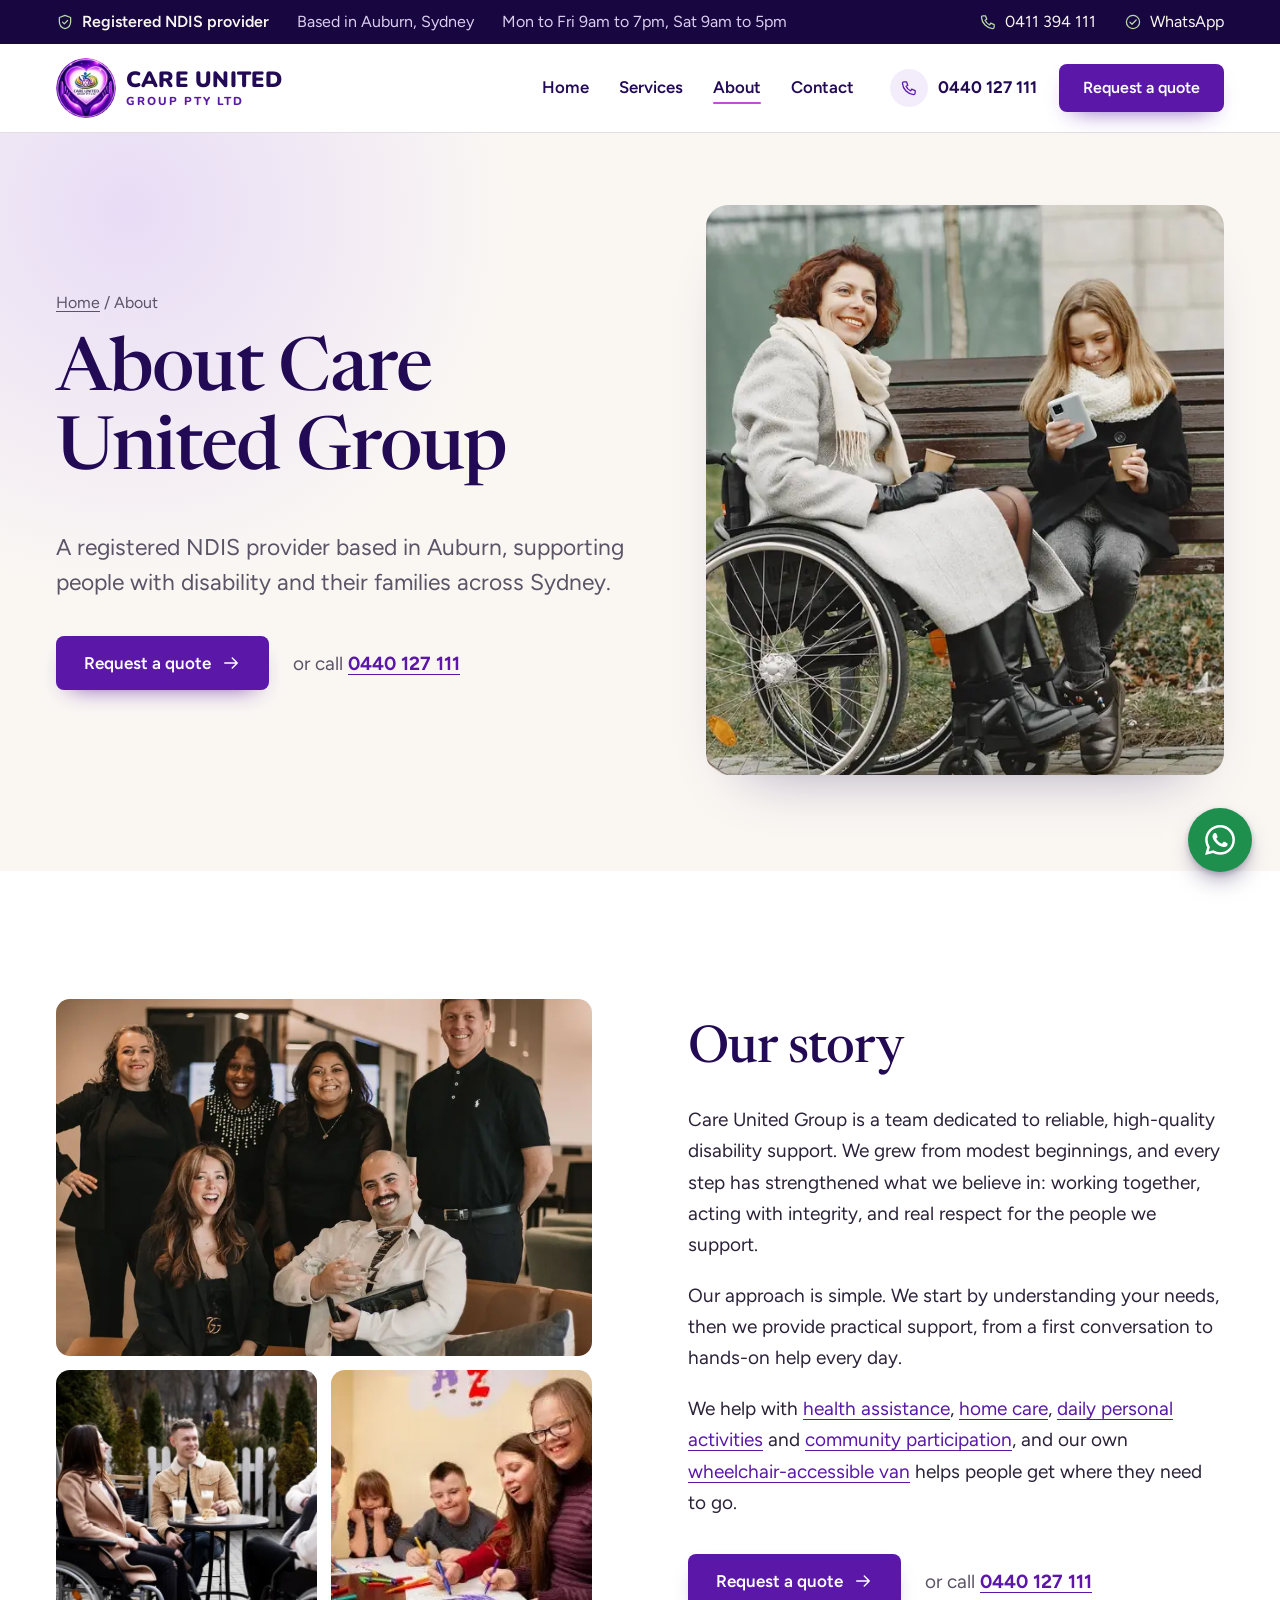
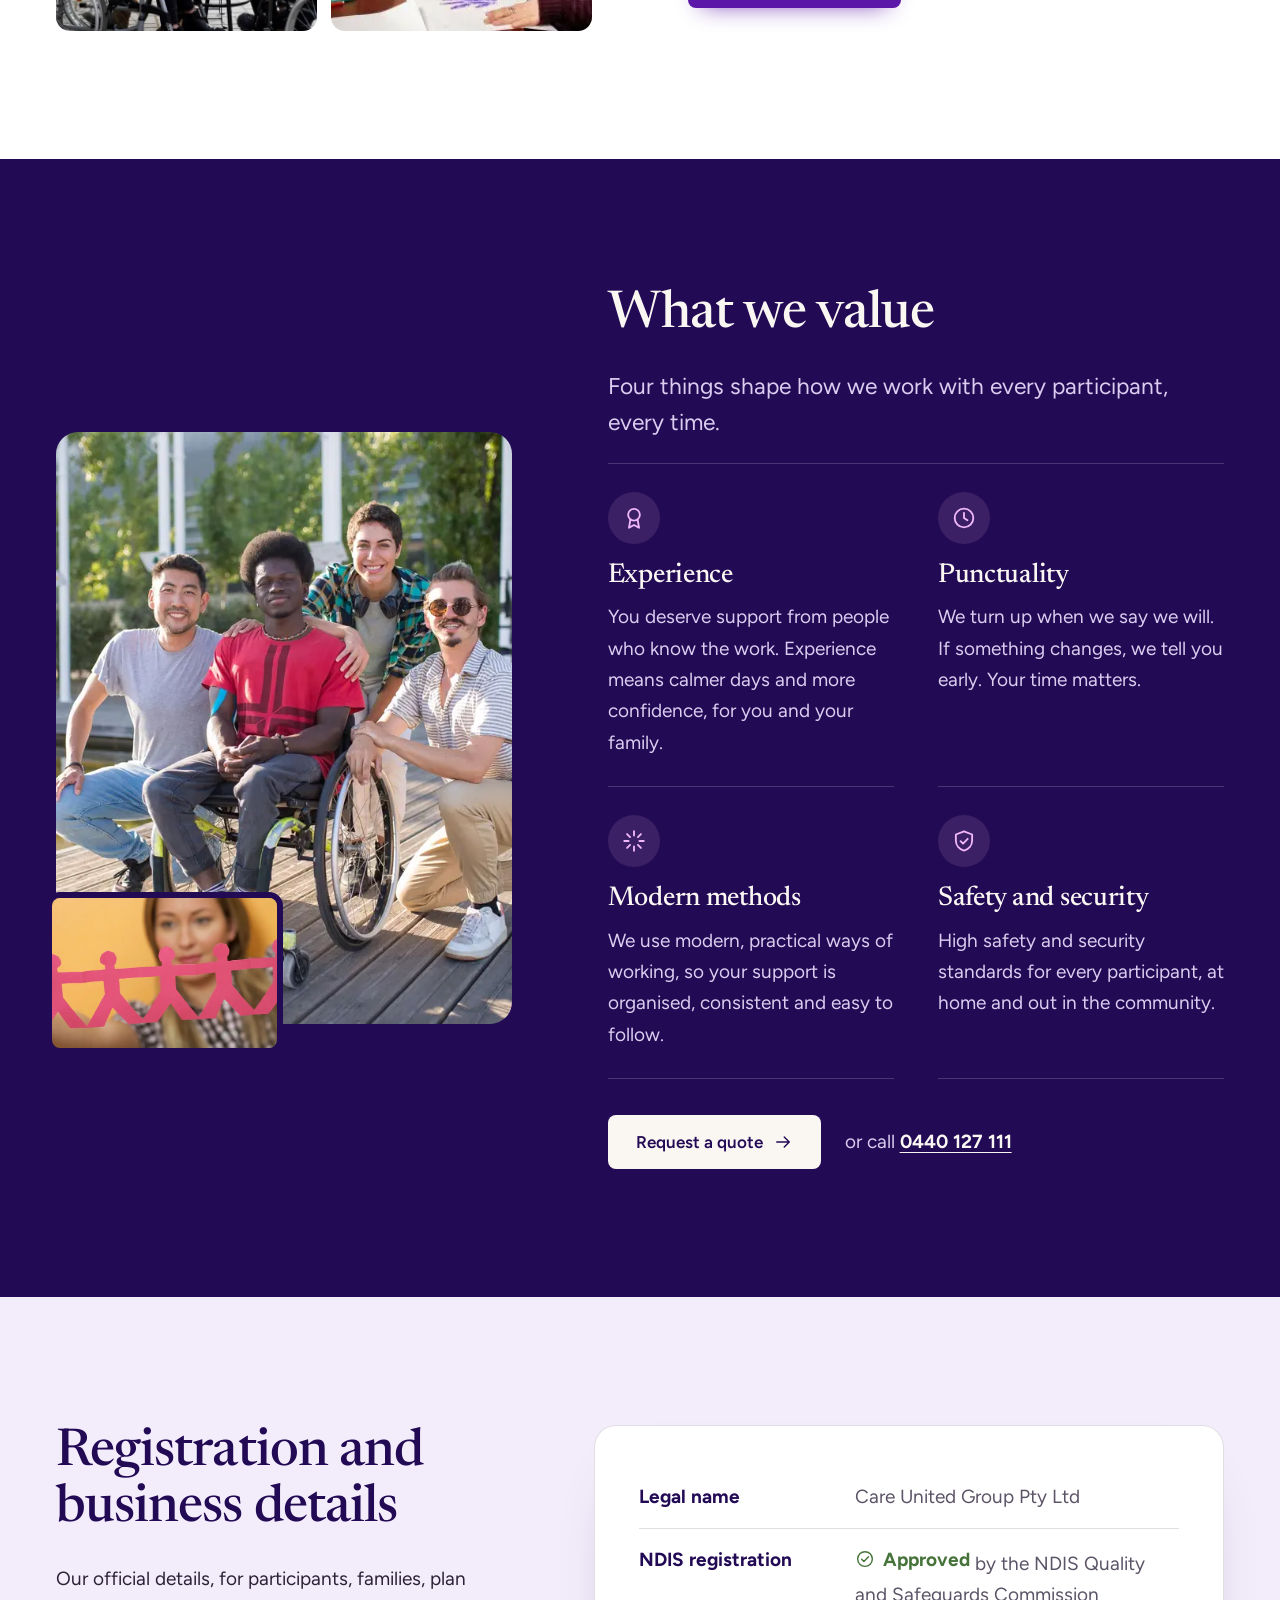
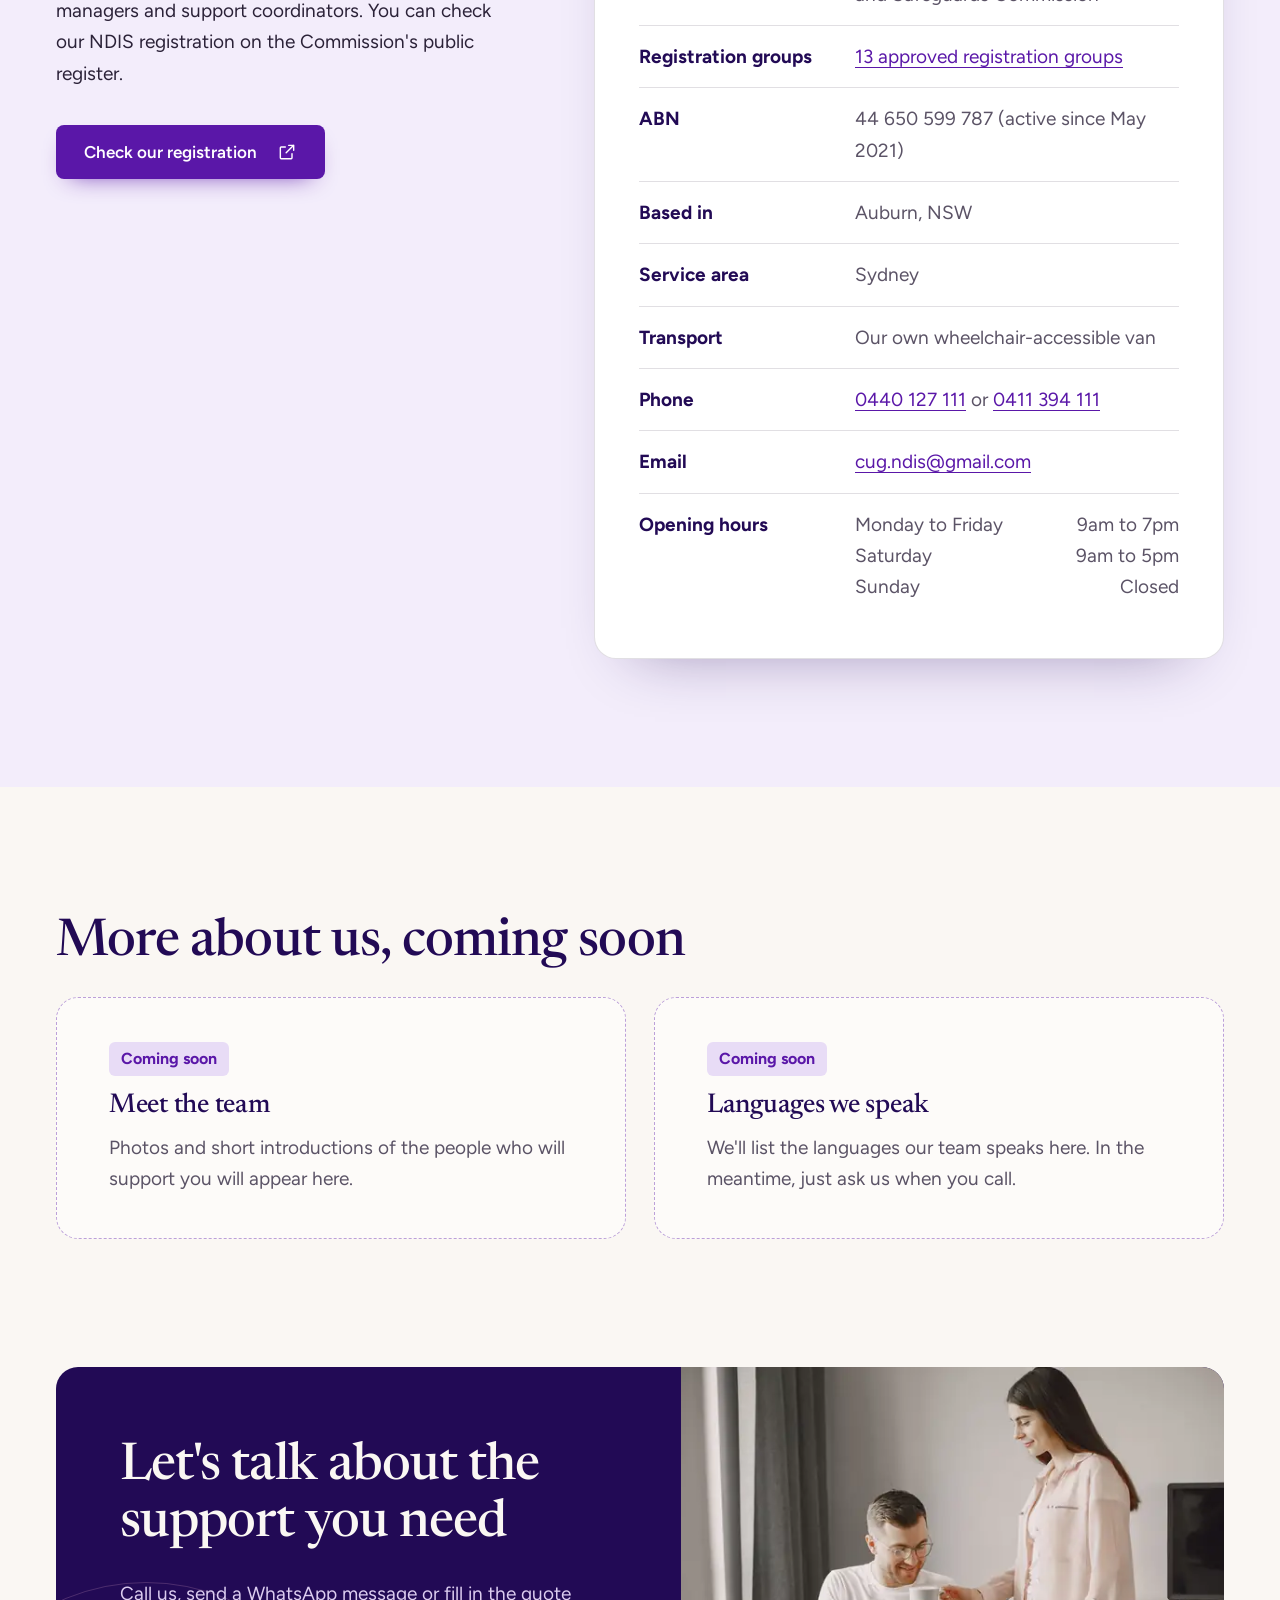
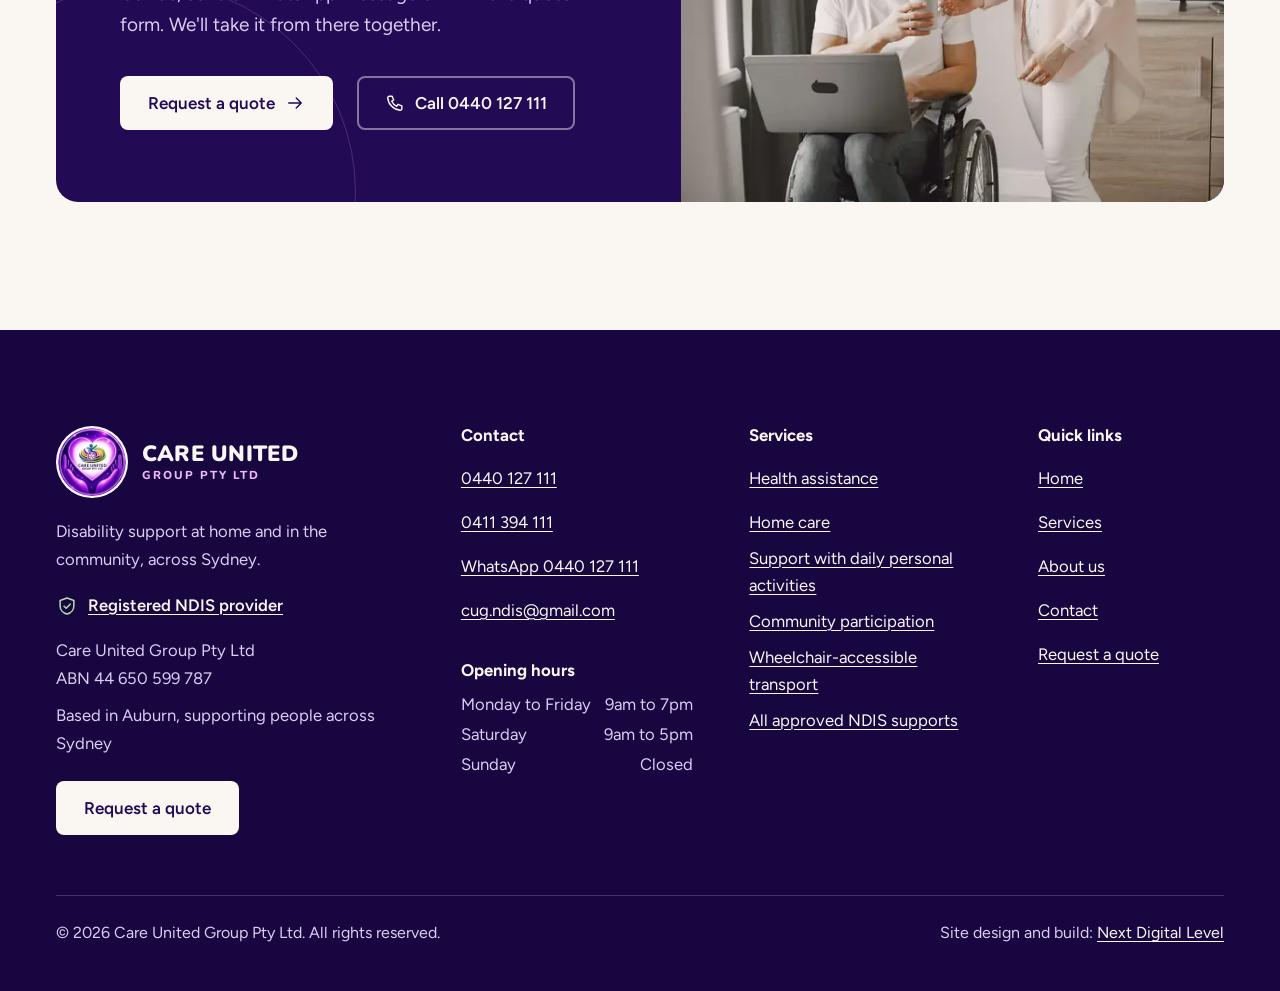
<file: about.html>
<!DOCTYPE html>
<html lang="en-AU">
<head>
  <meta charset="utf-8">
  <meta name="viewport" content="width=device-width, initial-scale=1">
  <title>About Care United Group | Registered NDIS Provider in Auburn, Sydney</title>
  <meta name="description" content="Care United Group is a registered NDIS provider in Auburn, NSW. We assess each person's needs, build a tailored support plan and adapt it as needs change.">
  <link rel="canonical" href="https://www.cugndis.com.au/about">
  <meta property="og:url" content="https://www.cugndis.com.au/about">
  <meta name="theme-color" content="#5a17a8">
  <meta property="og:type" content="website">
  <meta property="og:site_name" content="Care United Group Pty Ltd">
  <meta property="og:locale" content="en_AU">
  <meta property="og:title" content="About Care United Group | Registered NDIS Provider in Auburn, Sydney">
  <meta property="og:description" content="Care United Group is a registered NDIS provider in Auburn, NSW. We assess each person's needs, build a tailored support plan and adapt it as needs change.">
  <meta property="og:image" content="https://www.cugndis.com.au/images/og-image.jpg">
  <meta property="og:image:width" content="1200">
  <meta property="og:image:height" content="630">
  <meta property="og:image:alt" content="A support worker pouring a drink for a young man in a wheelchair at a kitchen table">
  <meta name="twitter:card" content="summary_large_image">
  <!-- Favicon made from the client's existing logo mark (original colours). -->
  <link rel="icon" href="favicon-32.png" sizes="32x32" type="image/png">
  <link rel="icon" href="favicon-48.png" sizes="48x48" type="image/png">
  <link rel="apple-touch-icon" href="apple-touch-icon.png">
  <link rel="preconnect" href="https://fonts.googleapis.com">
  <link rel="preconnect" href="https://fonts.gstatic.com" crossorigin>
  <link rel="stylesheet" href="https://fonts.googleapis.com/css2?family=Nunito:wght@800;900&amp;family=Figtree:wght@400..700&amp;family=Newsreader:opsz,wght@6..72,400..600&amp;display=swap">
  <link rel="stylesheet" href="css/style.css">
  <script>document.documentElement.className += " js";</script>
    <script type="application/ld+json">
{
  "@context": "https://schema.org",
  "@type": "LocalBusiness",
  "name": "Care United Group Pty Ltd",
  "alternateName": "Care United Group",
  "description": "Registered NDIS provider in Auburn, NSW. Health assistance, home care, support with daily personal activities, community participation and transport in a wheelchair-accessible van, across Sydney.",
  "taxID": "ABN 44 650 599 787",
  "telephone": "+61440127111",
  "email": "cug.ndis@gmail.com",
  "address": {
    "@type": "PostalAddress",
    "addressLocality": "Auburn",
    "addressRegion": "NSW",
    "addressCountry": "AU"
  },
  "areaServed": {
    "@type": "City",
    "name": "Sydney"
  },
  "contactPoint": [
    {
      "@type": "ContactPoint",
      "telephone": "+61440127111",
      "contactType": "customer service",
      "areaServed": "AU",
      "availableLanguage": "English"
    },
    {
      "@type": "ContactPoint",
      "telephone": "+61411394111",
      "contactType": "customer service",
      "areaServed": "AU",
      "availableLanguage": "English"
    }
  ],
  "openingHoursSpecification": [
    {
      "@type": "OpeningHoursSpecification",
      "dayOfWeek": [
        "Monday",
        "Tuesday",
        "Wednesday",
        "Thursday",
        "Friday"
      ],
      "opens": "09:00",
      "closes": "19:00"
    },
    {
      "@type": "OpeningHoursSpecification",
      "dayOfWeek": "Saturday",
      "opens": "09:00",
      "closes": "17:00"
    }
  ],
  "hasCredential": {
    "@type": "EducationalOccupationalCredential",
    "name": "Registered NDIS provider",
    "recognizedBy": {
      "@type": "GovernmentOrganization",
      "name": "NDIS Quality and Safeguards Commission"
    },
    "url": "https://www.ndiscommission.gov.au/provider-registration/care-united-group-pty-ltd"
  },
  "makesOffer": [
    {
      "@type": "Offer",
      "itemOffered": {
        "@type": "Service",
        "name": "Health assistance"
      }
    },
    {
      "@type": "Offer",
      "itemOffered": {
        "@type": "Service",
        "name": "Home care"
      }
    },
    {
      "@type": "Offer",
      "itemOffered": {
        "@type": "Service",
        "name": "Support with daily personal activities"
      }
    },
    {
      "@type": "Offer",
      "itemOffered": {
        "@type": "Service",
        "name": "Community participation"
      }
    },
    {
      "@type": "Offer",
      "itemOffered": {
        "@type": "Service",
        "name": "Transport in our wheelchair-accessible van"
      }
    }
  ],
  "url": "https://www.cugndis.com.au/",
  "image": "https://www.cugndis.com.au/images/og-image.jpg",
  "logo": "https://www.cugndis.com.au/images/logo-badge-320.webp"
}
  </script>
</head>
<body>
  <a class="skip-link" href="#main">Skip to main content</a>
  <!-- TODO: the brief and the client's current homepage say "Care Unitrd Group"; the ABN register (ABN 44 650 599 787) and the NDIS Commission register both say CARE UNITED GROUP PTY LTD, so this site uses "United". Confirm spelling with client. -->
  <div class="utility on-dark">
    <div class="wrap">
      <a class="reg" href="https://www.ndiscommission.gov.au/provider-registration/care-united-group-pty-ltd" target="_blank" rel="noopener"><svg viewBox="0 0 24 24" fill="none" stroke="currentColor" stroke-width="1.7" stroke-linecap="round" stroke-linejoin="round" aria-hidden="true" focusable="false"><path d="M12 3.2 19.5 6v5.6c0 4.4-3.1 8.1-7.5 9.2-4.4-1.1-7.5-4.8-7.5-9.2V6z"/><path d="m8.8 12.2 2.3 2.3 4.3-4.5"/></svg>Registered NDIS provider<span class="visually-hidden"> (opens in a new tab)</span></a>
      <span>Based in Auburn, Sydney</span>
      <span>Mon to Fri 9am to 7pm, Sat 9am to 5pm</span>
      <a class="spacer" href="tel:+61411394111"><svg viewBox="0 0 24 24" fill="none" stroke="currentColor" stroke-width="1.7" stroke-linecap="round" stroke-linejoin="round" aria-hidden="true" focusable="false"><path d="M5.2 3.8h3.4l1.8 4.6-2.3 1.4a11.5 11.5 0 0 0 6.1 6.1l1.4-2.3 4.6 1.8v3.4a1.9 1.9 0 0 1-2 1.9C10.5 20.2 3.8 13.5 3.3 5.8a1.9 1.9 0 0 1 1.9-2z"/></svg>0411 394 111</a>
      <a href="https://wa.me/61440127111?text=Hi%2C%20I%27d%20like%20to%20ask%20about%20your%20NDIS%20support%20services" target="_blank" rel="noopener"><svg viewBox="0 0 24 24" fill="none" stroke="currentColor" stroke-width="1.7" stroke-linecap="round" stroke-linejoin="round" aria-hidden="true" focusable="false"><circle cx="12" cy="12" r="8.8"/><path d="m8 12.3 2.7 2.7L16.2 9.4"/></svg>WhatsApp<span class="visually-hidden"> (opens in a new tab)</span></a>
    </div>
  </div>
  <header class="site-header">
    <div class="wrap header-inner">
      <a class="brand" href="./" aria-label="Care United Group Pty Ltd, home">
        <img src="images/logo-badge-160.webp" alt="" width="60" height="60">
        <span class="wordmark" aria-hidden="true"><span class="w1">CARE <b>UNITED</b></span><span class="w2">GROUP PTY LTD</span></span>
      </a>
      <nav class="site-nav" id="site-nav" aria-label="Main">
        <ul>
          <li><a href="./">Home</a></li>
          <li><a href="services">Services</a></li>
          <li><a href="about" aria-current="page">About</a></li>
          <li><a href="contact">Contact</a></li>
        </ul>
        <div class="nav-extra">
          <a class="btn btn--primary" href="contact#quote-form">Request a quote</a>
          <a class="btn btn--outline" href="tel:+61440127111"><svg viewBox="0 0 24 24" fill="none" stroke="currentColor" stroke-width="1.7" stroke-linecap="round" stroke-linejoin="round" aria-hidden="true" focusable="false"><path d="M5.2 3.8h3.4l1.8 4.6-2.3 1.4a11.5 11.5 0 0 0 6.1 6.1l1.4-2.3 4.6 1.8v3.4a1.9 1.9 0 0 1-2 1.9C10.5 20.2 3.8 13.5 3.3 5.8a1.9 1.9 0 0 1 1.9-2z"/></svg>Call 0440 127 111</a>
          <a class="btn btn--outline" href="tel:+61411394111"><svg viewBox="0 0 24 24" fill="none" stroke="currentColor" stroke-width="1.7" stroke-linecap="round" stroke-linejoin="round" aria-hidden="true" focusable="false"><path d="M5.2 3.8h3.4l1.8 4.6-2.3 1.4a11.5 11.5 0 0 0 6.1 6.1l1.4-2.3 4.6 1.8v3.4a1.9 1.9 0 0 1-2 1.9C10.5 20.2 3.8 13.5 3.3 5.8a1.9 1.9 0 0 1 1.9-2z"/></svg>Call 0411 394 111</a>
          <p class="nav-reg"><svg viewBox="0 0 24 24" fill="none" stroke="currentColor" stroke-width="1.7" stroke-linecap="round" stroke-linejoin="round" aria-hidden="true" focusable="false"><path d="M12 3.2 19.5 6v5.6c0 4.4-3.1 8.1-7.5 9.2-4.4-1.1-7.5-4.8-7.5-9.2V6z"/><path d="m8.8 12.2 2.3 2.3 4.3-4.5"/></svg>Registered NDIS provider, Auburn NSW</p>
        </div>
      </nav>
      <a class="header-phone" href="tel:+61440127111"><span class="ph-ico"><svg viewBox="0 0 24 24" fill="none" stroke="currentColor" stroke-width="1.7" stroke-linecap="round" stroke-linejoin="round" aria-hidden="true" focusable="false"><path d="M5.2 3.8h3.4l1.8 4.6-2.3 1.4a11.5 11.5 0 0 0 6.1 6.1l1.4-2.3 4.6 1.8v3.4a1.9 1.9 0 0 1-2 1.9C10.5 20.2 3.8 13.5 3.3 5.8a1.9 1.9 0 0 1 1.9-2z"/></svg></span><span><span class="visually-hidden">Call us on </span>0440 127 111</span></a>
      <a class="btn btn--primary header-quote" href="contact#quote-form"><span class="q-long">Request a quote</span><span class="q-short">Get a quote</span></a>
      <button class="nav-toggle" type="button" aria-expanded="false" aria-controls="site-nav" aria-label="Open menu">
        <svg class="icon-menu" viewBox="0 0 24 24" fill="none" stroke="currentColor" stroke-width="1.7" stroke-linecap="round" stroke-linejoin="round" aria-hidden="true" focusable="false"><path d="M4 7h16M4 12h16M4 17h16"/></svg><svg class="icon-close" viewBox="0 0 24 24" fill="none" stroke="currentColor" stroke-width="1.7" stroke-linecap="round" stroke-linejoin="round" aria-hidden="true" focusable="false"><path d="M6 6l12 12M18 6 6 18"/></svg>
      </button>
    </div>
  </header>

  <main id="main">
    <section class="page-hero" aria-labelledby="page-title">
      <div class="wrap">
        <div>
          <p class="crumbs"><a href="./">Home</a> <span aria-hidden="true">/</span> About</p>
          <h1 id="page-title" class="hero-in">About Care United Group</h1>
          <p class="lead hero-in d1">A registered NDIS provider based in Auburn, supporting people with disability and their families across Sydney.</p>
          <div class="cta-row hero-in d2">
            <a class="btn btn--primary" href="contact#quote-form">Request a quote <svg class="arrow" viewBox="0 0 24 24" fill="none" stroke="currentColor" stroke-width="1.7" stroke-linecap="round" stroke-linejoin="round" aria-hidden="true" focusable="false"><path d="M4.5 12h15M13.5 6l6 6-6 6"/></svg></a>
            <span class="or">or call <a href="tel:+61440127111">0440 127 111</a></span>
          </div>
        </div>
        <div class="ph-media hero-in d2"><div class="frame"><!-- TODO: replace with real client photos (stock image used as a placeholder) --><img src="images/bench-600.webp" srcset="images/bench-600.webp 600w, images/bench-1000.webp 1000w" sizes="(min-width: 900px) 40vw, 92vw" width="1000" height="1250" alt="A woman in a wheelchair and a friend share a laugh on a park bench" fetchpriority="high" decoding="async"></div></div>
      </div>
    </section>

    <section class="section section--white" aria-labelledby="story-title">
      <div class="wrap story">
        <div class="story-media">
          <div class="frame wide veil"><!-- Image from the client's current website (Pexels). TODO: replace with real client photos when available. --><img src="images/team-800.webp" srcset="images/team-800.webp 800w, images/team-1400.webp 1400w" sizes="(min-width: 900px) 42vw, 92vw" width="1400" height="933" alt="A group of smiling people standing together in a bright office" loading="lazy" decoding="async"></div>
          <div class="frame sq veil"><!-- Image from the client's current website (Pexels). TODO: replace with real client photos when available. --><img src="images/cafe-532.webp" srcset="images/cafe-532.webp 532w" sizes="(min-width: 900px) 20vw, 45vw" width="532" height="532" alt="Friends, two of them in wheelchairs, chatting over drinks at an outdoor cafe" loading="lazy" decoding="async"></div>
          <div class="frame sq veil"><!-- Image from the client's current website (Pexels). TODO: replace with real client photos when available. --><img src="images/drawing-326.webp" srcset="images/drawing-326.webp 326w" sizes="(min-width: 900px) 20vw, 45vw" width="326" height="244" alt="Children and adults colouring pictures together at a table" loading="lazy" decoding="async"></div>
        </div>
        <div class="reveal">
          <h2 id="story-title">Our story</h2>
          <p>Care United Group is a team dedicated to reliable, high-quality disability support. We grew from modest beginnings, and every step has strengthened what we believe in: working together, acting with integrity, and real respect for the people we support.</p>
          <p>Our approach is simple. We start by understanding your needs, then we provide practical support, from a first conversation to hands-on help every day.</p>
          <p>We help with <a href="services#health-assistance">health assistance</a>, <a href="services#home-care">home care</a>, <a href="services#daily-living">daily personal activities</a> and <a href="services#community-participation">community participation</a>, and our own <a href="services#transport">wheelchair-accessible van</a> helps people get where they need to go.</p>
          <div class="cta-row">
            <a class="btn btn--primary" href="contact#quote-form">Request a quote <svg class="arrow" viewBox="0 0 24 24" fill="none" stroke="currentColor" stroke-width="1.7" stroke-linecap="round" stroke-linejoin="round" aria-hidden="true" focusable="false"><path d="M4.5 12h15M13.5 6l6 6-6 6"/></svg></a>
            <span class="or">or call <a href="tel:+61440127111">0440 127 111</a></span>
          </div>
        </div>
      </div>
    </section>

    <section class="section section--dark on-dark" aria-labelledby="values-title">
      <div class="wrap values">
        <div class="values-photo">
          <div class="frame veil"><!-- TODO: replace with real client photos (stock image used as a placeholder) --><img src="images/friends-600.webp" srcset="images/friends-600.webp 600w, images/friends-1000.webp 1000w" sizes="(min-width: 900px) 36vw, 92vw" width="1000" height="1250" alt="Four friends, one of them in a wheelchair, smiling together on a sunny boardwalk" loading="lazy" decoding="async"></div>
          <div class="chain veil"><!-- TODO: licence-free stand-in for the watermarked Adobe Stock #1246633814 on the client's current site. Replace with the client's own photo, or license that Adobe Stock image. --><img src="images/paper-chain-700.webp" srcset="images/paper-chain-700.webp 700w, images/paper-chain-1200.webp 1200w" sizes="(min-width: 900px) 18vw, 46vw" width="1200" height="800" alt="A woman holds up a chain of pink paper people" loading="lazy" decoding="async"></div>
        </div>
        <div>
          <h2 id="values-title" class="reveal">What we value</h2>
          <p class="lead reveal">Four things shape how we work with every participant, every time.</p>
          <div class="value-grid">
            <div class="reveal">
              <div class="v-ico"><svg viewBox="0 0 24 24" fill="none" stroke="currentColor" stroke-width="1.7" stroke-linecap="round" stroke-linejoin="round" aria-hidden="true" focusable="false"><circle cx="12" cy="9" r="5.4"/><path d="M8.7 13.3 7.4 21l4.6-2.6 4.6 2.6-1.3-7.7"/></svg></div>
              <h3>Experience</h3>
              <p>You deserve support from people who know the work. Experience means calmer days and more confidence, for you and your family.</p>
            </div>
            <div class="reveal reveal-d1">
              <div class="v-ico"><svg viewBox="0 0 24 24" fill="none" stroke="currentColor" stroke-width="1.7" stroke-linecap="round" stroke-linejoin="round" aria-hidden="true" focusable="false"><circle cx="12" cy="12" r="8.6"/><path d="M12 7.2V12l3.2 2"/></svg></div>
              <h3>Punctuality</h3>
              <p>We turn up when we say we will. If something changes, we tell you early. Your time matters.</p>
            </div>
            <div class="reveal">
              <div class="v-ico"><svg viewBox="0 0 24 24" fill="none" stroke="currentColor" stroke-width="1.7" stroke-linecap="round" stroke-linejoin="round" aria-hidden="true" focusable="false"><path d="M12 3v4M12 17v4M3 12h4M17 12h4M5.6 5.6l2.8 2.8M15.6 15.6l2.8 2.8M18.4 5.6l-2.8 2.8M8.4 15.6l-2.8 2.8"/></svg></div>
              <h3>Modern methods</h3>
              <p>We use modern, practical ways of working, so your support is organised, consistent and easy to follow.</p>
            </div>
            <div class="reveal reveal-d1">
              <div class="v-ico"><svg viewBox="0 0 24 24" fill="none" stroke="currentColor" stroke-width="1.7" stroke-linecap="round" stroke-linejoin="round" aria-hidden="true" focusable="false"><path d="M12 3.2 19.5 6v5.6c0 4.4-3.1 8.1-7.5 9.2-4.4-1.1-7.5-4.8-7.5-9.2V6z"/><path d="m8.8 12.2 2.3 2.3 4.3-4.5"/></svg></div>
              <h3>Safety and security</h3>
              <p>High safety and security standards for every participant, at home and out in the community.</p>
            </div>
          </div>
          <div class="cta-row reveal">
            <a class="btn btn--light" href="contact#quote-form">Request a quote <svg class="arrow" viewBox="0 0 24 24" fill="none" stroke="currentColor" stroke-width="1.7" stroke-linecap="round" stroke-linejoin="round" aria-hidden="true" focusable="false"><path d="M4.5 12h15M13.5 6l6 6-6 6"/></svg></a>
            <span class="or">or call <a href="tel:+61440127111">0440 127 111</a></span>
          </div>
        </div>
      </div>
    </section>

    <section class="section section--lilac" aria-labelledby="details-title">
      <div class="wrap split">
        <div class="sticky reveal">
          <h2 id="details-title">Registration and business details</h2>
          <p>Our official details, for participants, families, plan managers and support coordinators. You can check our NDIS registration on the Commission's public register.</p>
          <div class="cta-row">
            <a class="btn btn--primary" href="https://www.ndiscommission.gov.au/provider-registration/care-united-group-pty-ltd" target="_blank" rel="noopener">Check our registration<span class="visually-hidden"> (opens in a new tab)</span> <svg viewBox="0 0 24 24" fill="none" stroke="currentColor" stroke-width="1.7" stroke-linecap="round" stroke-linejoin="round" aria-hidden="true" focusable="false"><path d="M14 4h6v6M20 4l-9 9"/><path d="M18 14v5a1 1 0 0 1-1 1H5a1 1 0 0 1-1-1V7a1 1 0 0 1 1-1h5"/></svg></a>
          </div>
        </div>
        <div class="facts-card reveal">
          <dl>
            <div><dt>Legal name</dt><dd>Care United Group Pty Ltd</dd></div>
            <div><dt>NDIS registration</dt><dd><span class="ok"><svg viewBox="0 0 24 24" fill="none" stroke="currentColor" stroke-width="1.7" stroke-linecap="round" stroke-linejoin="round" aria-hidden="true" focusable="false"><circle cx="12" cy="12" r="8.8"/><path d="m8 12.3 2.7 2.7L16.2 9.4"/></svg>Approved</span> by the NDIS Quality and Safeguards Commission</dd></div>
            <!-- TODO: the public register shows no registration number. Add it here if the client wants it shown. -->
            <div><dt>Registration groups</dt><dd><a href="services#supports">13 approved registration groups</a></dd></div>
            <div><dt>ABN</dt><dd>44 650 599 787 (active since May 2021)</dd></div>
            <div><dt>Based in</dt><dd>Auburn, NSW</dd></div>
            <div><dt>Service area</dt><dd>Sydney</dd></div>
            <div><dt>Transport</dt><dd>Our own wheelchair-accessible van</dd></div>
            <div><dt>Phone</dt><dd><a href="tel:+61440127111">0440 127 111</a> or <a href="tel:+61411394111">0411 394 111</a></dd></div>
            <div><dt>Email</dt><dd><a href="mailto:cug.ndis@gmail.com">cug.ndis@gmail.com</a></dd></div>
            <div><dt>Opening hours</dt><dd><ul class="hours">
                  <li><span>Monday to Friday</span><span>9am to 7pm</span></li>
                  <li><span>Saturday</span><span>9am to 5pm</span></li>
                  <li><span>Sunday</span><span>Closed</span></li>
                </ul></dd></div>
          </dl>
        </div>
      </div>
    </section>

    <section class="section" aria-labelledby="more-title">
      <div class="wrap">
        <h2 id="more-title" class="reveal">More about us, coming soon</h2>
        <div class="placeholder-grid">
          <!-- TODO: team section. Add real names, roles and photos only once the client supplies them, with each person's permission. Do not invent staff or qualifications. -->
          <div class="placeholder reveal">
            <span class="tag">Coming soon</span>
            <h3>Meet the team</h3>
            <p>Photos and short introductions of the people who will support you will appear here.</p>
          </div>
          <!-- TODO: languages spoken. Ask the client which languages the team speaks and list them here. -->
          <div class="placeholder reveal">
            <span class="tag">Coming soon</span>
            <h3>Languages we speak</h3>
            <p>We'll list the languages our team speaks here. In the meantime, just ask us when you call.</p>
          </div>
        </div>
      </div>
    </section>

    <section class="cta-band" aria-labelledby="cta-title">
      <div class="wrap">
        <div class="cta-card on-dark">
          <div class="body reveal">
            <h2 id="cta-title">Let's talk about the support you need</h2>
            <p>Call us, send a WhatsApp message or fill in the quote form. We'll take it from there together.</p>
            <div class="cta-row">
              <a class="btn btn--light" href="contact#quote-form">Request a quote <svg class="arrow" viewBox="0 0 24 24" fill="none" stroke="currentColor" stroke-width="1.7" stroke-linecap="round" stroke-linejoin="round" aria-hidden="true" focusable="false"><path d="M4.5 12h15M13.5 6l6 6-6 6"/></svg></a>
              <a class="btn btn--outline" href="tel:+61440127111"><svg viewBox="0 0 24 24" fill="none" stroke="currentColor" stroke-width="1.7" stroke-linecap="round" stroke-linejoin="round" aria-hidden="true" focusable="false"><path d="M5.2 3.8h3.4l1.8 4.6-2.3 1.4a11.5 11.5 0 0 0 6.1 6.1l1.4-2.3 4.6 1.8v3.4a1.9 1.9 0 0 1-2 1.9C10.5 20.2 3.8 13.5 3.3 5.8a1.9 1.9 0 0 1 1.9-2z"/></svg>Call 0440 127 111</a>
            </div>
          </div>
          <div class="media"><!-- TODO: licence-free stand-in for the watermarked Adobe Stock #1238389313 on the client's current site. Replace with the client's own photo, or license that Adobe Stock image. --><img src="images/greeting-700.webp" srcset="images/greeting-700.webp 700w, images/greeting-1200.webp 1200w" sizes="(min-width: 900px) 46vw, 100vw" width="1200" height="800" alt="A support worker brings a cup to a smiling young man in a wheelchair at home" loading="lazy" decoding="async"></div>
        </div>
      </div>
    </section>

  </main>

  <footer class="site-footer on-dark">
    <div class="wrap">
      <div class="footer-grid">
        <div>
          <a class="footer-brand" href="./" aria-label="Care United Group Pty Ltd, home"><span class="disc"><img src="images/logo-badge-160.webp" alt="" width="68" height="68" loading="lazy"></span><span class="wordmark" aria-hidden="true"><span class="w1">CARE <b>UNITED</b></span><span class="w2">GROUP PTY LTD</span></span></a>
          <p>Disability support at home and in the community, across Sydney.</p>
          <p class="footer-reg"><svg viewBox="0 0 24 24" fill="none" stroke="currentColor" stroke-width="1.7" stroke-linecap="round" stroke-linejoin="round" aria-hidden="true" focusable="false"><path d="M12 3.2 19.5 6v5.6c0 4.4-3.1 8.1-7.5 9.2-4.4-1.1-7.5-4.8-7.5-9.2V6z"/><path d="m8.8 12.2 2.3 2.3 4.3-4.5"/></svg><a href="https://www.ndiscommission.gov.au/provider-registration/care-united-group-pty-ltd" target="_blank" rel="noopener">Registered NDIS provider<span class="visually-hidden"> (opens in a new tab)</span></a></p>
          <p>Care United Group Pty Ltd<br>ABN 44 650 599 787</p>
          <p>Based in Auburn, supporting people across Sydney</p>
          <div class="footer-cta"><a class="btn btn--light" href="contact#quote-form">Request a quote</a></div>
        </div>
        <div>
          <h2>Contact</h2>
          <ul>
            <li><a href="tel:+61440127111">0440 127 111</a></li>
            <li><a href="tel:+61411394111">0411 394 111</a></li>
            <li><a href="https://wa.me/61440127111?text=Hi%2C%20I%27d%20like%20to%20ask%20about%20your%20NDIS%20support%20services" target="_blank" rel="noopener">WhatsApp 0440 127 111<span class="visually-hidden"> (opens in a new tab)</span></a></li>
            <li><a href="mailto:cug.ndis@gmail.com">cug.ndis@gmail.com</a></li>
          </ul>
          <h2 style="margin-top:28px">Opening hours</h2>
          <ul class="footer-hours">
            <li><span>Monday to Friday</span><span>9am to 7pm</span></li>
            <li><span>Saturday</span><span>9am to 5pm</span></li>
            <li><span>Sunday</span><span>Closed</span></li>
          </ul>
        </div>
        <div>
          <h2>Services</h2>
          <ul>
            <li><a href="services#health-assistance">Health assistance</a></li>
            <li><a href="services#home-care">Home care</a></li>
            <li><a href="services#daily-living">Support with daily personal activities</a></li>
            <li><a href="services#community-participation">Community participation</a></li>
            <li><a href="services#transport">Wheelchair-accessible transport</a></li>
            <li><a href="services#supports">All approved NDIS supports</a></li>
          </ul>
        </div>
        <div>
          <h2>Quick links</h2>
          <ul>
            <li><a href="./">Home</a></li>
            <li><a href="services">Services</a></li>
            <li><a href="about">About us</a></li>
            <li><a href="contact">Contact</a></li>
            <li><a href="contact#quote-form">Request a quote</a></li>
          </ul>
        </div>
      </div>
      <div class="footer-bottom">
        <p>&copy; <span data-year>2026</span> Care United Group Pty Ltd. All rights reserved.</p>
        <p>Site design and build: <a href="https://nextdigitalevel.com/">Next Digital Level</a></p>
      </div>
    </div>
  </footer>

  <div class="fab-stack">
    <a class="fab fab--call" href="tel:+61440127111" aria-label="Call Care United Group on 0440 127 111"><svg viewBox="0 0 24 24" fill="none" stroke="currentColor" stroke-width="1.7" stroke-linecap="round" stroke-linejoin="round" aria-hidden="true" focusable="false"><path d="M5.2 3.8h3.4l1.8 4.6-2.3 1.4a11.5 11.5 0 0 0 6.1 6.1l1.4-2.3 4.6 1.8v3.4a1.9 1.9 0 0 1-2 1.9C10.5 20.2 3.8 13.5 3.3 5.8a1.9 1.9 0 0 1 1.9-2z"/></svg></a>
    <a class="fab fab--wa" href="https://wa.me/61440127111?text=Hi%2C%20I%27d%20like%20to%20ask%20about%20your%20NDIS%20support%20services" target="_blank" rel="noopener" aria-label="Chat with Care United Group on WhatsApp (opens in a new tab)"><svg viewBox="0 0 24 24" fill="currentColor" aria-hidden="true" focusable="false"><path d="M17.472 14.382c-.297-.149-1.758-.867-2.03-.967-.273-.099-.471-.148-.67.15-.197.297-.767.966-.94 1.164-.173.199-.347.223-.644.075-.297-.15-1.255-.463-2.39-1.475-.883-.788-1.48-1.761-1.653-2.059-.173-.297-.018-.458.13-.606.134-.133.298-.347.446-.52.149-.174.198-.298.298-.497.099-.198.05-.371-.025-.52-.075-.149-.669-1.612-.916-2.207-.242-.579-.487-.5-.669-.51-.173-.008-.371-.01-.57-.01-.198 0-.52.074-.792.372-.272.297-1.04 1.016-1.04 2.479 0 1.462 1.065 2.875 1.213 3.074.149.198 2.096 3.2 5.077 4.487.709.306 1.262.489 1.694.625.712.227 1.36.195 1.871.118.571-.085 1.758-.719 2.006-1.413.248-.694.248-1.289.173-1.413-.074-.124-.272-.198-.57-.347m-5.421 7.403h-.004a9.87 9.87 0 0 1-5.031-1.378l-.361-.214-3.741.982.998-3.648-.235-.374a9.86 9.86 0 0 1-1.51-5.26c.001-5.45 4.436-9.884 9.888-9.884 2.64 0 5.122 1.03 6.988 2.898a9.825 9.825 0 0 1 2.893 6.994c-.003 5.45-4.437 9.884-9.885 9.884m8.413-18.297A11.815 11.815 0 0 0 12.05 0C5.495 0 .16 5.335.157 11.892c0 2.096.547 4.142 1.588 5.945L.057 24l6.305-1.654a11.882 11.882 0 0 0 5.683 1.448h.005c6.554 0 11.89-5.335 11.893-11.893a11.821 11.821 0 0 0-3.48-8.413z"/></svg></a>
  </div>

  <script src="js/main.js" defer></script>
</body>
</html>
</file>
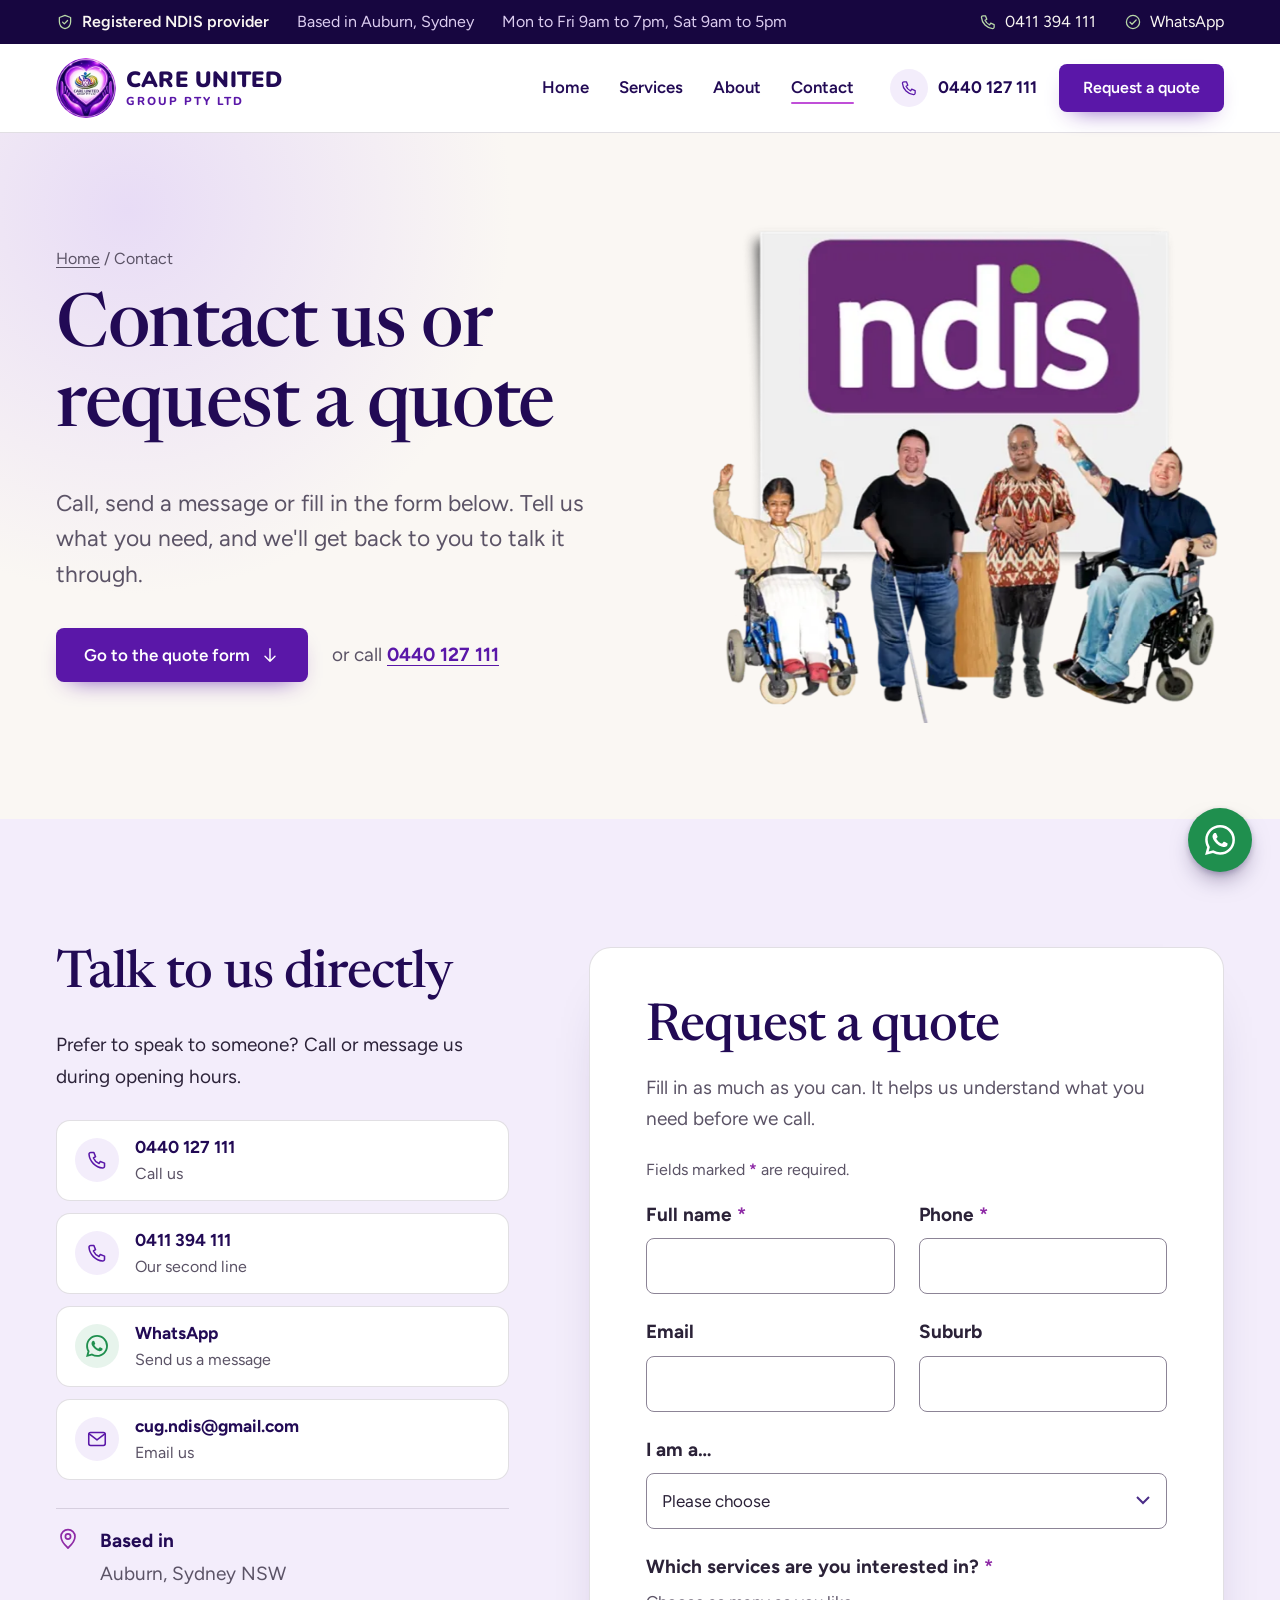
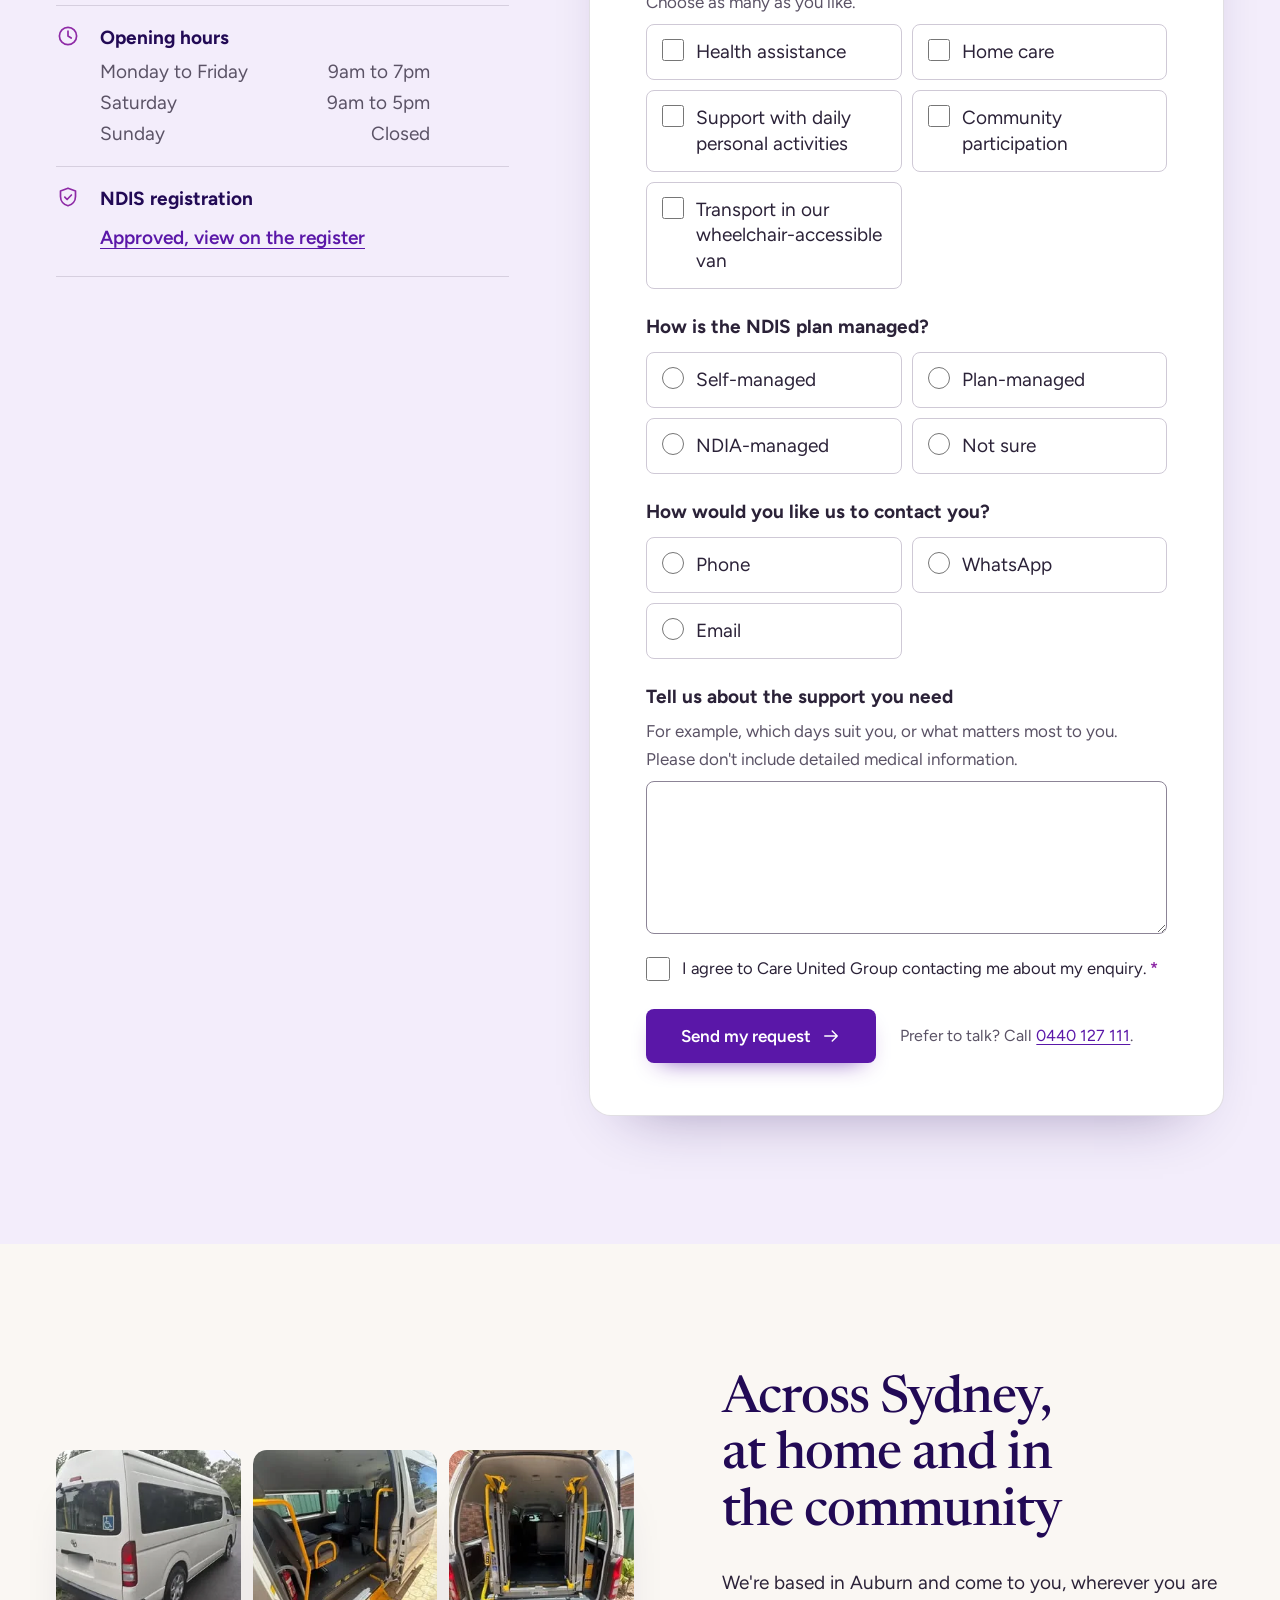
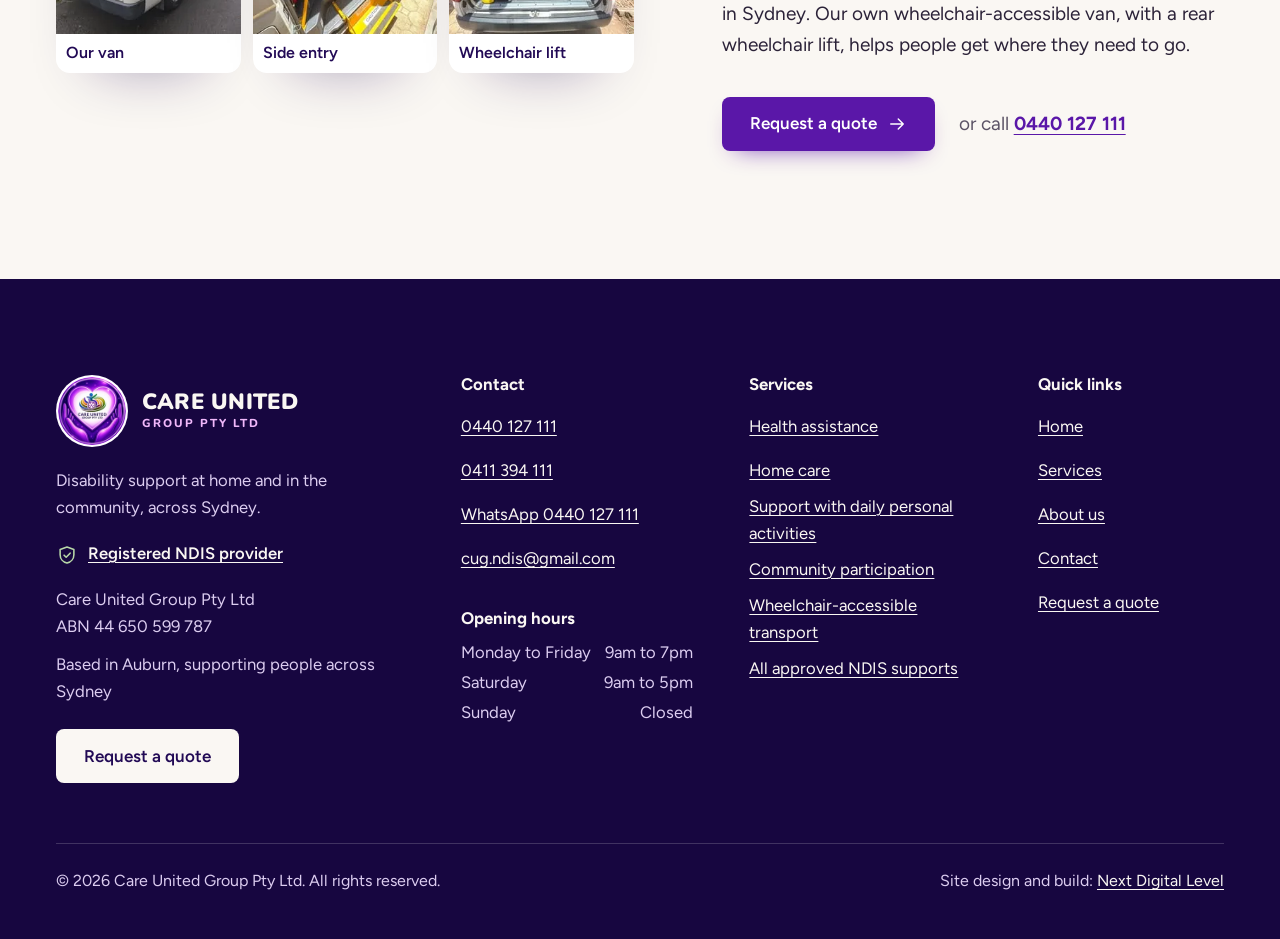
<file: contact.html>
<!DOCTYPE html>
<html lang="en-AU">
<head>
  <meta charset="utf-8">
  <meta name="viewport" content="width=device-width, initial-scale=1">
  <title>Request a Quote | NDIS Home Care Auburn & Sydney | Care United Group</title>
  <meta name="description" content="Contact Care United Group, a registered NDIS provider in Auburn. Call 0440 127 111, message us on WhatsApp or send a quote request online.">
  <link rel="canonical" href="https://www.cugndis.com.au/contact">
  <meta property="og:url" content="https://www.cugndis.com.au/contact">
  <meta name="theme-color" content="#5a17a8">
  <meta property="og:type" content="website">
  <meta property="og:site_name" content="Care United Group Pty Ltd">
  <meta property="og:locale" content="en_AU">
  <meta property="og:title" content="Request a Quote | NDIS Home Care Auburn & Sydney | Care United Group">
  <meta property="og:description" content="Contact Care United Group, a registered NDIS provider in Auburn. Call 0440 127 111, message us on WhatsApp or send a quote request online.">
  <meta property="og:image" content="https://www.cugndis.com.au/images/og-image.jpg">
  <meta property="og:image:width" content="1200">
  <meta property="og:image:height" content="630">
  <meta property="og:image:alt" content="A support worker pouring a drink for a young man in a wheelchair at a kitchen table">
  <meta name="twitter:card" content="summary_large_image">
  <!-- Favicon made from the client's existing logo mark (original colours). -->
  <link rel="icon" href="favicon-32.png" sizes="32x32" type="image/png">
  <link rel="icon" href="favicon-48.png" sizes="48x48" type="image/png">
  <link rel="apple-touch-icon" href="apple-touch-icon.png">
  <link rel="preconnect" href="https://fonts.googleapis.com">
  <link rel="preconnect" href="https://fonts.gstatic.com" crossorigin>
  <link rel="stylesheet" href="https://fonts.googleapis.com/css2?family=Nunito:wght@800;900&amp;family=Figtree:wght@400..700&amp;family=Newsreader:opsz,wght@6..72,400..600&amp;display=swap">
  <link rel="stylesheet" href="css/style.css">
  <script>document.documentElement.className += " js";</script>
    <script type="application/ld+json">
{
  "@context": "https://schema.org",
  "@type": "LocalBusiness",
  "name": "Care United Group Pty Ltd",
  "alternateName": "Care United Group",
  "description": "Registered NDIS provider in Auburn, NSW. Health assistance, home care, support with daily personal activities, community participation and transport in a wheelchair-accessible van, across Sydney.",
  "taxID": "ABN 44 650 599 787",
  "telephone": "+61440127111",
  "email": "cug.ndis@gmail.com",
  "address": {
    "@type": "PostalAddress",
    "addressLocality": "Auburn",
    "addressRegion": "NSW",
    "addressCountry": "AU"
  },
  "areaServed": {
    "@type": "City",
    "name": "Sydney"
  },
  "contactPoint": [
    {
      "@type": "ContactPoint",
      "telephone": "+61440127111",
      "contactType": "customer service",
      "areaServed": "AU",
      "availableLanguage": "English"
    },
    {
      "@type": "ContactPoint",
      "telephone": "+61411394111",
      "contactType": "customer service",
      "areaServed": "AU",
      "availableLanguage": "English"
    }
  ],
  "openingHoursSpecification": [
    {
      "@type": "OpeningHoursSpecification",
      "dayOfWeek": [
        "Monday",
        "Tuesday",
        "Wednesday",
        "Thursday",
        "Friday"
      ],
      "opens": "09:00",
      "closes": "19:00"
    },
    {
      "@type": "OpeningHoursSpecification",
      "dayOfWeek": "Saturday",
      "opens": "09:00",
      "closes": "17:00"
    }
  ],
  "hasCredential": {
    "@type": "EducationalOccupationalCredential",
    "name": "Registered NDIS provider",
    "recognizedBy": {
      "@type": "GovernmentOrganization",
      "name": "NDIS Quality and Safeguards Commission"
    },
    "url": "https://www.ndiscommission.gov.au/provider-registration/care-united-group-pty-ltd"
  },
  "makesOffer": [
    {
      "@type": "Offer",
      "itemOffered": {
        "@type": "Service",
        "name": "Health assistance"
      }
    },
    {
      "@type": "Offer",
      "itemOffered": {
        "@type": "Service",
        "name": "Home care"
      }
    },
    {
      "@type": "Offer",
      "itemOffered": {
        "@type": "Service",
        "name": "Support with daily personal activities"
      }
    },
    {
      "@type": "Offer",
      "itemOffered": {
        "@type": "Service",
        "name": "Community participation"
      }
    },
    {
      "@type": "Offer",
      "itemOffered": {
        "@type": "Service",
        "name": "Transport in our wheelchair-accessible van"
      }
    }
  ],
  "url": "https://www.cugndis.com.au/",
  "image": "https://www.cugndis.com.au/images/og-image.jpg",
  "logo": "https://www.cugndis.com.au/images/logo-badge-320.webp"
}
  </script>
</head>
<body>
  <a class="skip-link" href="#main">Skip to main content</a>
  <!-- TODO: the brief and the client's current homepage say "Care Unitrd Group"; the ABN register (ABN 44 650 599 787) and the NDIS Commission register both say CARE UNITED GROUP PTY LTD, so this site uses "United". Confirm spelling with client. -->
  <div class="utility on-dark">
    <div class="wrap">
      <a class="reg" href="https://www.ndiscommission.gov.au/provider-registration/care-united-group-pty-ltd" target="_blank" rel="noopener"><svg viewBox="0 0 24 24" fill="none" stroke="currentColor" stroke-width="1.7" stroke-linecap="round" stroke-linejoin="round" aria-hidden="true" focusable="false"><path d="M12 3.2 19.5 6v5.6c0 4.4-3.1 8.1-7.5 9.2-4.4-1.1-7.5-4.8-7.5-9.2V6z"/><path d="m8.8 12.2 2.3 2.3 4.3-4.5"/></svg>Registered NDIS provider<span class="visually-hidden"> (opens in a new tab)</span></a>
      <span>Based in Auburn, Sydney</span>
      <span>Mon to Fri 9am to 7pm, Sat 9am to 5pm</span>
      <a class="spacer" href="tel:+61411394111"><svg viewBox="0 0 24 24" fill="none" stroke="currentColor" stroke-width="1.7" stroke-linecap="round" stroke-linejoin="round" aria-hidden="true" focusable="false"><path d="M5.2 3.8h3.4l1.8 4.6-2.3 1.4a11.5 11.5 0 0 0 6.1 6.1l1.4-2.3 4.6 1.8v3.4a1.9 1.9 0 0 1-2 1.9C10.5 20.2 3.8 13.5 3.3 5.8a1.9 1.9 0 0 1 1.9-2z"/></svg>0411 394 111</a>
      <a href="https://wa.me/61440127111?text=Hi%2C%20I%27d%20like%20to%20ask%20about%20your%20NDIS%20support%20services" target="_blank" rel="noopener"><svg viewBox="0 0 24 24" fill="none" stroke="currentColor" stroke-width="1.7" stroke-linecap="round" stroke-linejoin="round" aria-hidden="true" focusable="false"><circle cx="12" cy="12" r="8.8"/><path d="m8 12.3 2.7 2.7L16.2 9.4"/></svg>WhatsApp<span class="visually-hidden"> (opens in a new tab)</span></a>
    </div>
  </div>
  <header class="site-header">
    <div class="wrap header-inner">
      <a class="brand" href="./" aria-label="Care United Group Pty Ltd, home">
        <img src="images/logo-badge-160.webp" alt="" width="60" height="60">
        <span class="wordmark" aria-hidden="true"><span class="w1">CARE <b>UNITED</b></span><span class="w2">GROUP PTY LTD</span></span>
      </a>
      <nav class="site-nav" id="site-nav" aria-label="Main">
        <ul>
          <li><a href="./">Home</a></li>
          <li><a href="services">Services</a></li>
          <li><a href="about">About</a></li>
          <li><a href="contact" aria-current="page">Contact</a></li>
        </ul>
        <div class="nav-extra">
          <a class="btn btn--primary" href="contact#quote-form">Request a quote</a>
          <a class="btn btn--outline" href="tel:+61440127111"><svg viewBox="0 0 24 24" fill="none" stroke="currentColor" stroke-width="1.7" stroke-linecap="round" stroke-linejoin="round" aria-hidden="true" focusable="false"><path d="M5.2 3.8h3.4l1.8 4.6-2.3 1.4a11.5 11.5 0 0 0 6.1 6.1l1.4-2.3 4.6 1.8v3.4a1.9 1.9 0 0 1-2 1.9C10.5 20.2 3.8 13.5 3.3 5.8a1.9 1.9 0 0 1 1.9-2z"/></svg>Call 0440 127 111</a>
          <a class="btn btn--outline" href="tel:+61411394111"><svg viewBox="0 0 24 24" fill="none" stroke="currentColor" stroke-width="1.7" stroke-linecap="round" stroke-linejoin="round" aria-hidden="true" focusable="false"><path d="M5.2 3.8h3.4l1.8 4.6-2.3 1.4a11.5 11.5 0 0 0 6.1 6.1l1.4-2.3 4.6 1.8v3.4a1.9 1.9 0 0 1-2 1.9C10.5 20.2 3.8 13.5 3.3 5.8a1.9 1.9 0 0 1 1.9-2z"/></svg>Call 0411 394 111</a>
          <p class="nav-reg"><svg viewBox="0 0 24 24" fill="none" stroke="currentColor" stroke-width="1.7" stroke-linecap="round" stroke-linejoin="round" aria-hidden="true" focusable="false"><path d="M12 3.2 19.5 6v5.6c0 4.4-3.1 8.1-7.5 9.2-4.4-1.1-7.5-4.8-7.5-9.2V6z"/><path d="m8.8 12.2 2.3 2.3 4.3-4.5"/></svg>Registered NDIS provider, Auburn NSW</p>
        </div>
      </nav>
      <a class="header-phone" href="tel:+61440127111"><span class="ph-ico"><svg viewBox="0 0 24 24" fill="none" stroke="currentColor" stroke-width="1.7" stroke-linecap="round" stroke-linejoin="round" aria-hidden="true" focusable="false"><path d="M5.2 3.8h3.4l1.8 4.6-2.3 1.4a11.5 11.5 0 0 0 6.1 6.1l1.4-2.3 4.6 1.8v3.4a1.9 1.9 0 0 1-2 1.9C10.5 20.2 3.8 13.5 3.3 5.8a1.9 1.9 0 0 1 1.9-2z"/></svg></span><span><span class="visually-hidden">Call us on </span>0440 127 111</span></a>
      <a class="btn btn--primary header-quote" href="contact#quote-form"><span class="q-long">Request a quote</span><span class="q-short">Get a quote</span></a>
      <button class="nav-toggle" type="button" aria-expanded="false" aria-controls="site-nav" aria-label="Open menu">
        <svg class="icon-menu" viewBox="0 0 24 24" fill="none" stroke="currentColor" stroke-width="1.7" stroke-linecap="round" stroke-linejoin="round" aria-hidden="true" focusable="false"><path d="M4 7h16M4 12h16M4 17h16"/></svg><svg class="icon-close" viewBox="0 0 24 24" fill="none" stroke="currentColor" stroke-width="1.7" stroke-linecap="round" stroke-linejoin="round" aria-hidden="true" focusable="false"><path d="M6 6l12 12M18 6 6 18"/></svg>
      </button>
    </div>
  </header>

  <main id="main">
    <section class="page-hero" aria-labelledby="page-title">
      <div class="wrap">
        <div>
          <p class="crumbs"><a href="./">Home</a> <span aria-hidden="true">/</span> Contact</p>
          <h1 id="page-title" class="hero-in">Contact us or request a quote</h1>
          <p class="lead hero-in d1">Call, send a message or fill in the form below. Tell us what you need, and we'll get back to you to talk it through.</p>
          <div class="cta-row hero-in d2">
            <a class="btn btn--primary" href="#quote-form">Go to the quote form <svg viewBox="0 0 24 24" fill="none" stroke="currentColor" stroke-width="1.7" stroke-linecap="round" stroke-linejoin="round" aria-hidden="true" focusable="false"><path d="M12 4.5v15M6 13.5l6 6 6-6"/></svg></a>
            <span class="or">or call <a href="tel:+61440127111">0440 127 111</a></span>
          </div>
        </div>
        <div class="ph-media ph-media--cutout hero-in d2"><!-- Image supplied by the client. TODO: it shows the NDIA's NDIS logo; check the NDIA brand rules allow a provider to use it, or swap for the NDIS Commission's registered-provider logo. --><img src="images/ndis-people-600.webp" srcset="images/ndis-people-600.webp 600w, images/ndis-people-920.webp 920w" sizes="(min-width: 900px) 40vw, 92vw" width="920" height="920" alt="Four smiling NDIS participants, two using wheelchairs and one with a white cane, in front of a large NDIS logo" fetchpriority="high" decoding="async"></div>
      </div>
    </section>

    <section class="section section--lilac" aria-labelledby="quote-form-title">
      <div class="wrap quote-grid">
        <div class="sticky">
          <h2>Talk to us directly</h2>
          <p>Prefer to speak to someone? Call or message us during opening hours.</p>
          <ul class="contact-options">
            <li><a href="tel:+61440127111"><span class="c-ico"><svg viewBox="0 0 24 24" fill="none" stroke="currentColor" stroke-width="1.7" stroke-linecap="round" stroke-linejoin="round" aria-hidden="true" focusable="false"><path d="M5.2 3.8h3.4l1.8 4.6-2.3 1.4a11.5 11.5 0 0 0 6.1 6.1l1.4-2.3 4.6 1.8v3.4a1.9 1.9 0 0 1-2 1.9C10.5 20.2 3.8 13.5 3.3 5.8a1.9 1.9 0 0 1 1.9-2z"/></svg></span><span><strong>0440 127 111</strong><span class="sub">Call us</span></span></a></li>
            <li><a href="tel:+61411394111"><span class="c-ico"><svg viewBox="0 0 24 24" fill="none" stroke="currentColor" stroke-width="1.7" stroke-linecap="round" stroke-linejoin="round" aria-hidden="true" focusable="false"><path d="M5.2 3.8h3.4l1.8 4.6-2.3 1.4a11.5 11.5 0 0 0 6.1 6.1l1.4-2.3 4.6 1.8v3.4a1.9 1.9 0 0 1-2 1.9C10.5 20.2 3.8 13.5 3.3 5.8a1.9 1.9 0 0 1 1.9-2z"/></svg></span><span><strong>0411 394 111</strong><span class="sub">Our second line</span></span></a></li>
            <li><a class="wa" href="https://wa.me/61440127111?text=Hi%2C%20I%27d%20like%20to%20ask%20about%20your%20NDIS%20support%20services" target="_blank" rel="noopener"><span class="c-ico"><svg viewBox="0 0 24 24" fill="currentColor" aria-hidden="true" focusable="false"><path d="M17.472 14.382c-.297-.149-1.758-.867-2.03-.967-.273-.099-.471-.148-.67.15-.197.297-.767.966-.94 1.164-.173.199-.347.223-.644.075-.297-.15-1.255-.463-2.39-1.475-.883-.788-1.48-1.761-1.653-2.059-.173-.297-.018-.458.13-.606.134-.133.298-.347.446-.52.149-.174.198-.298.298-.497.099-.198.05-.371-.025-.52-.075-.149-.669-1.612-.916-2.207-.242-.579-.487-.5-.669-.51-.173-.008-.371-.01-.57-.01-.198 0-.52.074-.792.372-.272.297-1.04 1.016-1.04 2.479 0 1.462 1.065 2.875 1.213 3.074.149.198 2.096 3.2 5.077 4.487.709.306 1.262.489 1.694.625.712.227 1.36.195 1.871.118.571-.085 1.758-.719 2.006-1.413.248-.694.248-1.289.173-1.413-.074-.124-.272-.198-.57-.347m-5.421 7.403h-.004a9.87 9.87 0 0 1-5.031-1.378l-.361-.214-3.741.982.998-3.648-.235-.374a9.86 9.86 0 0 1-1.51-5.26c.001-5.45 4.436-9.884 9.888-9.884 2.64 0 5.122 1.03 6.988 2.898a9.825 9.825 0 0 1 2.893 6.994c-.003 5.45-4.437 9.884-9.885 9.884m8.413-18.297A11.815 11.815 0 0 0 12.05 0C5.495 0 .16 5.335.157 11.892c0 2.096.547 4.142 1.588 5.945L.057 24l6.305-1.654a11.882 11.882 0 0 0 5.683 1.448h.005c6.554 0 11.89-5.335 11.893-11.893a11.821 11.821 0 0 0-3.48-8.413z"/></svg></span><span><strong>WhatsApp</strong><span class="sub">Send us a message<span class="visually-hidden"> (opens in a new tab)</span></span></span></a></li>
            <li><a href="mailto:cug.ndis@gmail.com"><span class="c-ico"><svg viewBox="0 0 24 24" fill="none" stroke="currentColor" stroke-width="1.7" stroke-linecap="round" stroke-linejoin="round" aria-hidden="true" focusable="false"><rect x="3" y="5" width="18" height="14" rx="2"/><path d="m3.5 6.5 8.5 6.5 8.5-6.5"/></svg></span><span><strong>cug.ndis@gmail.com</strong><span class="sub">Email us</span></span></a></li>
          </ul>
          <dl class="details" style="margin-top:28px">
            <div><dt><svg viewBox="0 0 24 24" fill="none" stroke="currentColor" stroke-width="1.7" stroke-linecap="round" stroke-linejoin="round" aria-hidden="true" focusable="false"><path d="M12 21s-7-6.1-7-11.4A7 7 0 0 1 19 9.6C19 14.9 12 21 12 21z"/><circle cx="12" cy="9.5" r="2.6"/></svg>Based in</dt><dd>Auburn, Sydney NSW</dd></div>
            <div><dt><svg viewBox="0 0 24 24" fill="none" stroke="currentColor" stroke-width="1.7" stroke-linecap="round" stroke-linejoin="round" aria-hidden="true" focusable="false"><circle cx="12" cy="12" r="8.6"/><path d="M12 7.2V12l3.2 2"/></svg>Opening hours</dt><dd><ul class="hours">
                  <li><span>Monday to Friday</span><span>9am to 7pm</span></li>
                  <li><span>Saturday</span><span>9am to 5pm</span></li>
                  <li><span>Sunday</span><span>Closed</span></li>
                </ul></dd></div>
            <div><dt><svg viewBox="0 0 24 24" fill="none" stroke="currentColor" stroke-width="1.7" stroke-linecap="round" stroke-linejoin="round" aria-hidden="true" focusable="false"><path d="M12 3.2 19.5 6v5.6c0 4.4-3.1 8.1-7.5 9.2-4.4-1.1-7.5-4.8-7.5-9.2V6z"/><path d="m8.8 12.2 2.3 2.3 4.3-4.5"/></svg>NDIS registration</dt><dd><a href="https://www.ndiscommission.gov.au/provider-registration/care-united-group-pty-ltd" target="_blank" rel="noopener">Approved, view on the register<span class="visually-hidden"> (opens in a new tab)</span></a></dd></div>
          </dl>
        </div>
        <div class="form-card">

          <div class="form-head">
            <h2 id="quote-form-title">Request a quote</h2>
            <p class="form-intro">Fill in as much as you can. It helps us understand what you need before we call.</p>
          </div>
          <!-- TODO: replace YOUR_FORM_ID with the real Formspree form ID (create the form at formspree.io with cug.ndis@gmail.com as the recipient). Until then the form shows the thank-you message but sends nothing. -->
          <form id="quote-form" class="quote-form" action="https://formspree.io/f/YOUR_FORM_ID" method="POST" novalidate data-quote-form aria-labelledby="quote-form-title">
            <div class="form-summary" tabindex="-1" role="alert">
              <h3>Please check a few things</h3>
              <ul></ul>
            </div>
            <input type="hidden" name="_subject" value="New quote request from the website (full form)">
            <div class="hp" aria-hidden="true">
              <label for="quote-form-gotcha">Leave this field empty</label>
              <input type="text" id="quote-form-gotcha" name="_gotcha" tabindex="-1" autocomplete="off">
            </div>
            <p class="req-note">Fields marked <abbr title="required">*</abbr> are required.</p>
            <div class="form-grid">
            <div class="form-grid form-grid--2">
              <div class="field" data-field="name">
                <label for="quote-form-name">Full name <abbr title="required">*</abbr></label>
                <input type="text" id="quote-form-name" name="name" autocomplete="name" required aria-required="true" aria-describedby="quote-form-name-error">
                <p class="error-msg" id="quote-form-name-error" aria-live="polite"></p>
              </div>
              <div class="field" data-field="phone">
                <label for="quote-form-phone">Phone <abbr title="required">*</abbr></label>
                <input type="tel" id="quote-form-phone" name="phone" autocomplete="tel" inputmode="tel" required aria-required="true" aria-describedby="quote-form-phone-error">
                <p class="error-msg" id="quote-form-phone-error" aria-live="polite"></p>
              </div>
            </div>
            <div class="form-grid form-grid--2">
              <div class="field" data-field="email">
                <label for="quote-form-email">Email</label>
                <input type="email" id="quote-form-email" name="email" autocomplete="email" inputmode="email" aria-describedby="quote-form-email-error">
                <p class="error-msg" id="quote-form-email-error" aria-live="polite"></p>
              </div>
              <div class="field">
                <label for="quote-form-suburb">Suburb</label>
                <input type="text" id="quote-form-suburb" name="suburb" autocomplete="address-level2">
              </div>
            </div>
            <div class="field">
              <label for="quote-form-who">I am a&hellip;</label>
              <select id="quote-form-who" name="enquirer">
                <option value="">Please choose</option>
                <option>Participant</option>
                <option>Family member or carer</option>
                <option>Support coordinator</option>
                <option>Other</option>
              </select>
            </div>
            <fieldset class="field" data-field="services" aria-describedby="quote-form-services-error">
              <legend>Which services are you interested in? <abbr title="required">*</abbr></legend>
              <p class="hint">Choose as many as you like.</p>
              <div class="choices choices--2">
                <label class="choice"><input type="checkbox" name="services" value="Health assistance" id="quote-form-services"> <span>Health assistance</span></label>
                <label class="choice"><input type="checkbox" name="services" value="Home care"> <span>Home care</span></label>
                <label class="choice"><input type="checkbox" name="services" value="Support with daily personal activities"> <span>Support with daily personal activities</span></label>
                <label class="choice"><input type="checkbox" name="services" value="Community participation"> <span>Community participation</span></label>
                <label class="choice"><input type="checkbox" name="services" value="Transport in our wheelchair-accessible van"> <span>Transport in our wheelchair-accessible van</span></label>
              </div>
              <p class="error-msg" id="quote-form-services-error" aria-live="polite"></p>
            </fieldset>
            <fieldset class="field">
              <legend>How is the NDIS plan managed?</legend>
              <div class="choices choices--2">
                <label class="choice"><input type="radio" name="plan_management" value="Self-managed"> <span>Self-managed</span></label>
                <label class="choice"><input type="radio" name="plan_management" value="Plan-managed"> <span>Plan-managed</span></label>
                <label class="choice"><input type="radio" name="plan_management" value="NDIA-managed"> <span>NDIA-managed</span></label>
                <label class="choice"><input type="radio" name="plan_management" value="Not sure"> <span>Not sure</span></label>
              </div>
            </fieldset>
            <fieldset class="field">
              <legend>How would you like us to contact you?</legend>
              <div class="choices choices--2">
                <label class="choice"><input type="radio" name="contact_method" value="Phone"> <span>Phone</span></label>
                <label class="choice"><input type="radio" name="contact_method" value="WhatsApp"> <span>WhatsApp</span></label>
                <label class="choice"><input type="radio" name="contact_method" value="Email"> <span>Email</span></label>
              </div>
            </fieldset>
            <div class="field">
              <label for="quote-form-message">Tell us about the support you need</label>
              <p class="hint" id="quote-form-message-hint">For example, which days suit you, or what matters most to you. Please don't include detailed medical information.</p>
              <textarea id="quote-form-message" name="message" rows="5" aria-describedby="quote-form-message-hint"></textarea>
            </div>
            <div class="field" data-field="consent">
              <label class="consent" for="quote-form-consent"><input type="checkbox" id="quote-form-consent" name="consent" value="Yes" required aria-required="true" aria-describedby="quote-form-consent-error"> <span>I agree to Care United Group contacting me about my enquiry. <abbr title="required">*</abbr></span></label>
              <p class="error-msg" id="quote-form-consent-error" aria-live="polite"></p>
            </div>
            <div class="form-actions">
              <button class="btn btn--primary" type="submit"><span>Send my request</span> <svg class="arrow" viewBox="0 0 24 24" fill="none" stroke="currentColor" stroke-width="1.7" stroke-linecap="round" stroke-linejoin="round" aria-hidden="true" focusable="false"><path d="M4.5 12h15M13.5 6l6 6-6 6"/></svg></button>
              <p class="form-fine">Prefer to talk? Call <a href="tel:+61440127111">0440 127 111</a>.</p>
            </div>
            <p class="form-error-send" tabindex="-1" role="alert">Sorry, your request didn't send. Please try again, or call us on <a href="tel:+61440127111">0440 127 111</a>.</p>
            </div>
          </form>
          <div class="form-success" tabindex="-1" role="status" aria-live="polite">
            <div class="tick"><svg viewBox="0 0 24 24" fill="none" stroke="currentColor" stroke-width="1.7" stroke-linecap="round" stroke-linejoin="round" aria-hidden="true" focusable="false"><path d="m5 12.5 4.5 4.5L19 7.5"/></svg></div>
            <h2>Thank you, we've got your request</h2>
            <p>We'll be in touch soon using the contact method you chose. If it's urgent, please call us on <a href="tel:+61440127111">0440 127 111</a> or <a href="tel:+61411394111">0411 394 111</a>.</p>
          </div>
        </div>
      </div>
    </section>

    <section class="section" aria-labelledby="area-title">
      <div class="wrap van">
        <div class="van-media">
          <div class="van-photos">
            <figure class="veil"><!-- The client's own van photo (sent 22 Nov 2026 as a small Messenger image). TODO: ask for the full-size original. --><img src="images/van-exterior-260.webp" srcset="images/van-exterior-260.webp 260w" sizes="(min-width: 900px) 17vw, 30vw" width="260" height="260" alt="The back of our white Toyota HiAce Commuter van, with a wheelchair access sign on the rear window" loading="lazy" decoding="async"><figcaption>Our van</figcaption></figure>
            <figure class="veil"><!-- The client's own van photo (sent 22 Nov 2026 as a small Messenger image). TODO: ask for the full-size original. --><img src="images/van-side-260.webp" srcset="images/van-side-260.webp 260w" sizes="(min-width: 900px) 17vw, 30vw" width="260" height="260" alt="Inside our van through the side door: grab rails, a non-slip step and rows of seats" loading="lazy" decoding="async"><figcaption>Side entry</figcaption></figure>
            <figure class="veil"><!-- The client's own van photo (sent 22 Nov 2026 as a small Messenger image). TODO: ask for the full-size original. --><img src="images/van-lift-260.webp" srcset="images/van-lift-260.webp 260w" sizes="(min-width: 900px) 17vw, 30vw" width="260" height="260" alt="The rear doors of our van open to show the wheelchair lift" loading="lazy" decoding="async"><figcaption>Wheelchair lift</figcaption></figure>
          </div>
        </div>
        <div class="reveal">
          <h2 id="area-title">Across Sydney, at home and in the community</h2>
          <p>We're based in Auburn and come to you, wherever you are in Sydney. Our own wheelchair-accessible van, with a rear wheelchair lift, helps people get where they need to go.</p>
          <div class="cta-row">
            <a class="btn btn--primary" href="#quote-form">Request a quote <svg class="arrow" viewBox="0 0 24 24" fill="none" stroke="currentColor" stroke-width="1.7" stroke-linecap="round" stroke-linejoin="round" aria-hidden="true" focusable="false"><path d="M4.5 12h15M13.5 6l6 6-6 6"/></svg></a>
            <span class="or">or call <a href="tel:+61440127111">0440 127 111</a></span>
          </div>
        </div>
      </div>
    </section>
  </main>

  <footer class="site-footer on-dark">
    <div class="wrap">
      <div class="footer-grid">
        <div>
          <a class="footer-brand" href="./" aria-label="Care United Group Pty Ltd, home"><span class="disc"><img src="images/logo-badge-160.webp" alt="" width="68" height="68" loading="lazy"></span><span class="wordmark" aria-hidden="true"><span class="w1">CARE <b>UNITED</b></span><span class="w2">GROUP PTY LTD</span></span></a>
          <p>Disability support at home and in the community, across Sydney.</p>
          <p class="footer-reg"><svg viewBox="0 0 24 24" fill="none" stroke="currentColor" stroke-width="1.7" stroke-linecap="round" stroke-linejoin="round" aria-hidden="true" focusable="false"><path d="M12 3.2 19.5 6v5.6c0 4.4-3.1 8.1-7.5 9.2-4.4-1.1-7.5-4.8-7.5-9.2V6z"/><path d="m8.8 12.2 2.3 2.3 4.3-4.5"/></svg><a href="https://www.ndiscommission.gov.au/provider-registration/care-united-group-pty-ltd" target="_blank" rel="noopener">Registered NDIS provider<span class="visually-hidden"> (opens in a new tab)</span></a></p>
          <p>Care United Group Pty Ltd<br>ABN 44 650 599 787</p>
          <p>Based in Auburn, supporting people across Sydney</p>
          <div class="footer-cta"><a class="btn btn--light" href="contact#quote-form">Request a quote</a></div>
        </div>
        <div>
          <h2>Contact</h2>
          <ul>
            <li><a href="tel:+61440127111">0440 127 111</a></li>
            <li><a href="tel:+61411394111">0411 394 111</a></li>
            <li><a href="https://wa.me/61440127111?text=Hi%2C%20I%27d%20like%20to%20ask%20about%20your%20NDIS%20support%20services" target="_blank" rel="noopener">WhatsApp 0440 127 111<span class="visually-hidden"> (opens in a new tab)</span></a></li>
            <li><a href="mailto:cug.ndis@gmail.com">cug.ndis@gmail.com</a></li>
          </ul>
          <h2 style="margin-top:28px">Opening hours</h2>
          <ul class="footer-hours">
            <li><span>Monday to Friday</span><span>9am to 7pm</span></li>
            <li><span>Saturday</span><span>9am to 5pm</span></li>
            <li><span>Sunday</span><span>Closed</span></li>
          </ul>
        </div>
        <div>
          <h2>Services</h2>
          <ul>
            <li><a href="services#health-assistance">Health assistance</a></li>
            <li><a href="services#home-care">Home care</a></li>
            <li><a href="services#daily-living">Support with daily personal activities</a></li>
            <li><a href="services#community-participation">Community participation</a></li>
            <li><a href="services#transport">Wheelchair-accessible transport</a></li>
            <li><a href="services#supports">All approved NDIS supports</a></li>
          </ul>
        </div>
        <div>
          <h2>Quick links</h2>
          <ul>
            <li><a href="./">Home</a></li>
            <li><a href="services">Services</a></li>
            <li><a href="about">About us</a></li>
            <li><a href="contact">Contact</a></li>
            <li><a href="contact#quote-form">Request a quote</a></li>
          </ul>
        </div>
      </div>
      <div class="footer-bottom">
        <p>&copy; <span data-year>2026</span> Care United Group Pty Ltd. All rights reserved.</p>
        <p>Site design and build: <a href="https://nextdigitalevel.com/">Next Digital Level</a></p>
      </div>
    </div>
  </footer>

  <div class="fab-stack">
    <a class="fab fab--call" href="tel:+61440127111" aria-label="Call Care United Group on 0440 127 111"><svg viewBox="0 0 24 24" fill="none" stroke="currentColor" stroke-width="1.7" stroke-linecap="round" stroke-linejoin="round" aria-hidden="true" focusable="false"><path d="M5.2 3.8h3.4l1.8 4.6-2.3 1.4a11.5 11.5 0 0 0 6.1 6.1l1.4-2.3 4.6 1.8v3.4a1.9 1.9 0 0 1-2 1.9C10.5 20.2 3.8 13.5 3.3 5.8a1.9 1.9 0 0 1 1.9-2z"/></svg></a>
    <a class="fab fab--wa" href="https://wa.me/61440127111?text=Hi%2C%20I%27d%20like%20to%20ask%20about%20your%20NDIS%20support%20services" target="_blank" rel="noopener" aria-label="Chat with Care United Group on WhatsApp (opens in a new tab)"><svg viewBox="0 0 24 24" fill="currentColor" aria-hidden="true" focusable="false"><path d="M17.472 14.382c-.297-.149-1.758-.867-2.03-.967-.273-.099-.471-.148-.67.15-.197.297-.767.966-.94 1.164-.173.199-.347.223-.644.075-.297-.15-1.255-.463-2.39-1.475-.883-.788-1.48-1.761-1.653-2.059-.173-.297-.018-.458.13-.606.134-.133.298-.347.446-.52.149-.174.198-.298.298-.497.099-.198.05-.371-.025-.52-.075-.149-.669-1.612-.916-2.207-.242-.579-.487-.5-.669-.51-.173-.008-.371-.01-.57-.01-.198 0-.52.074-.792.372-.272.297-1.04 1.016-1.04 2.479 0 1.462 1.065 2.875 1.213 3.074.149.198 2.096 3.2 5.077 4.487.709.306 1.262.489 1.694.625.712.227 1.36.195 1.871.118.571-.085 1.758-.719 2.006-1.413.248-.694.248-1.289.173-1.413-.074-.124-.272-.198-.57-.347m-5.421 7.403h-.004a9.87 9.87 0 0 1-5.031-1.378l-.361-.214-3.741.982.998-3.648-.235-.374a9.86 9.86 0 0 1-1.51-5.26c.001-5.45 4.436-9.884 9.888-9.884 2.64 0 5.122 1.03 6.988 2.898a9.825 9.825 0 0 1 2.893 6.994c-.003 5.45-4.437 9.884-9.885 9.884m8.413-18.297A11.815 11.815 0 0 0 12.05 0C5.495 0 .16 5.335.157 11.892c0 2.096.547 4.142 1.588 5.945L.057 24l6.305-1.654a11.882 11.882 0 0 0 5.683 1.448h.005c6.554 0 11.89-5.335 11.893-11.893a11.821 11.821 0 0 0-3.48-8.413z"/></svg></a>
  </div>

  <script src="js/main.js" defer></script>
</body>
</html>
</file>
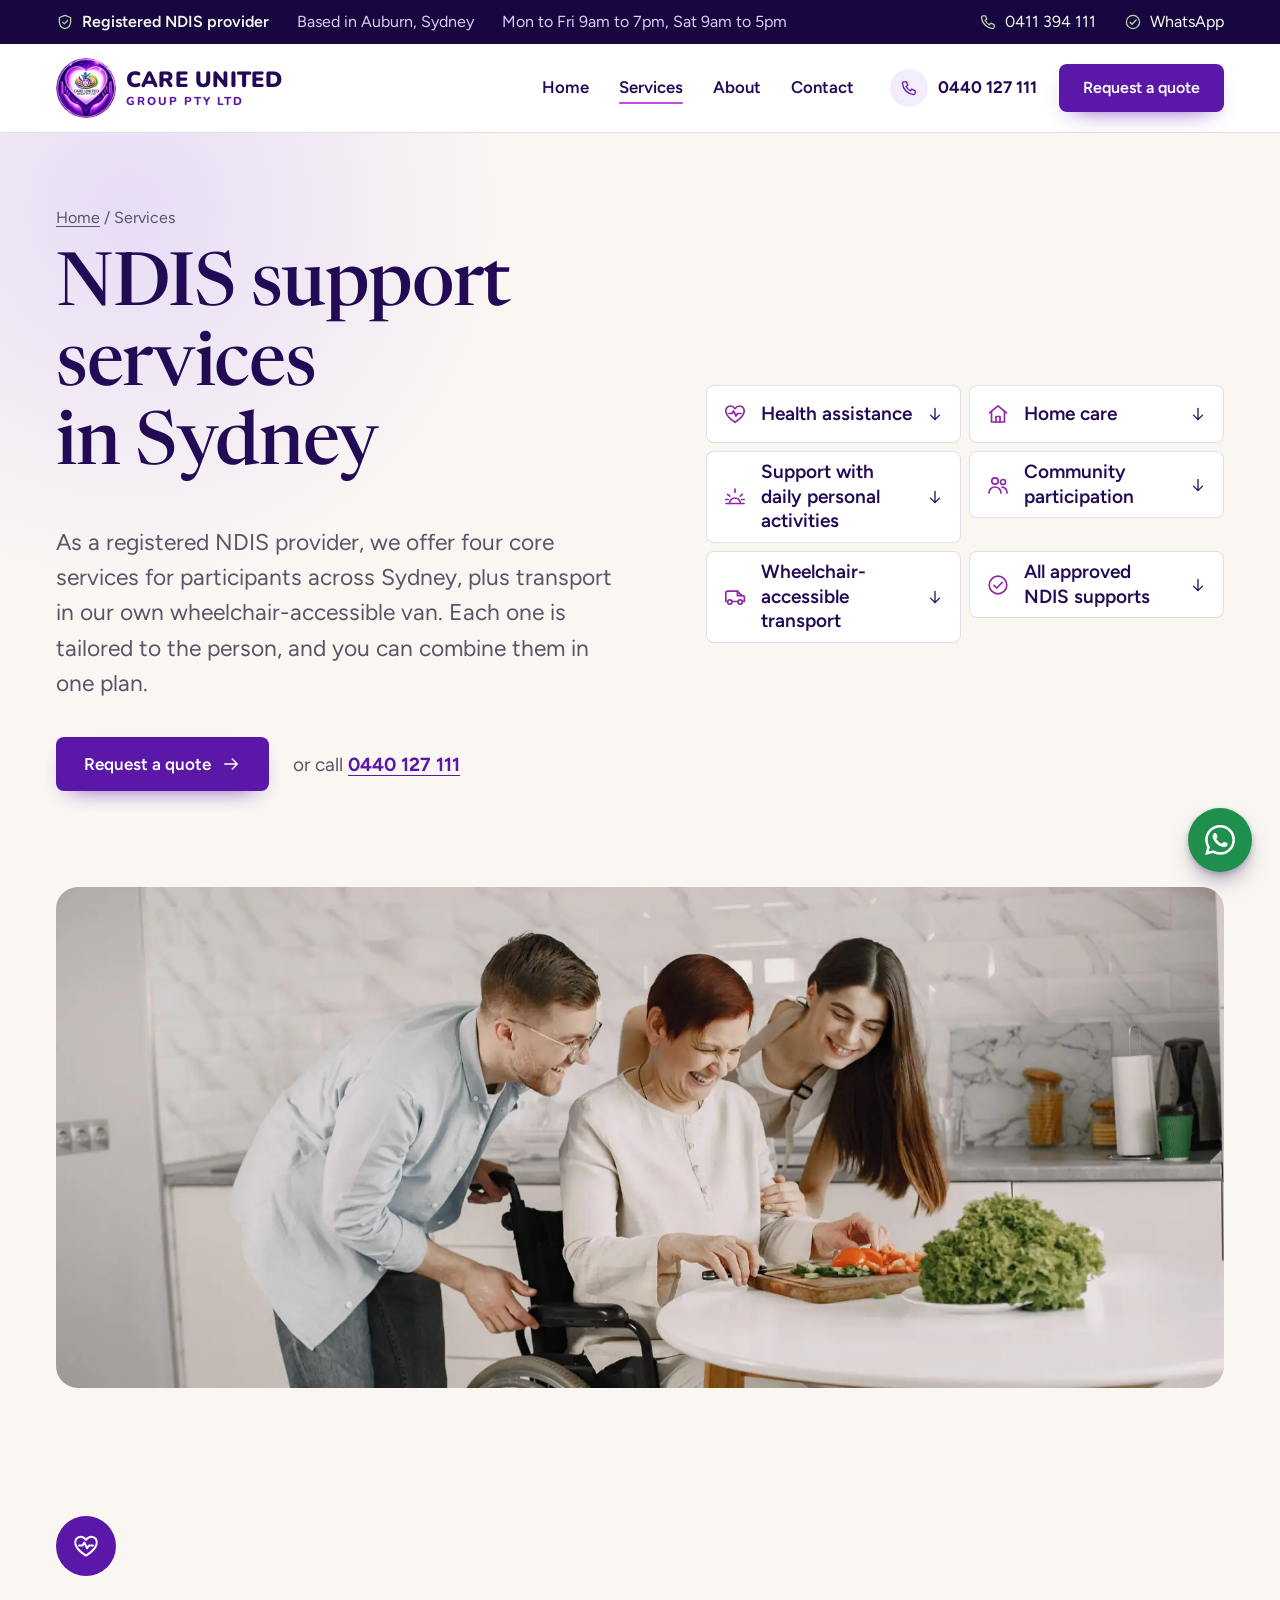
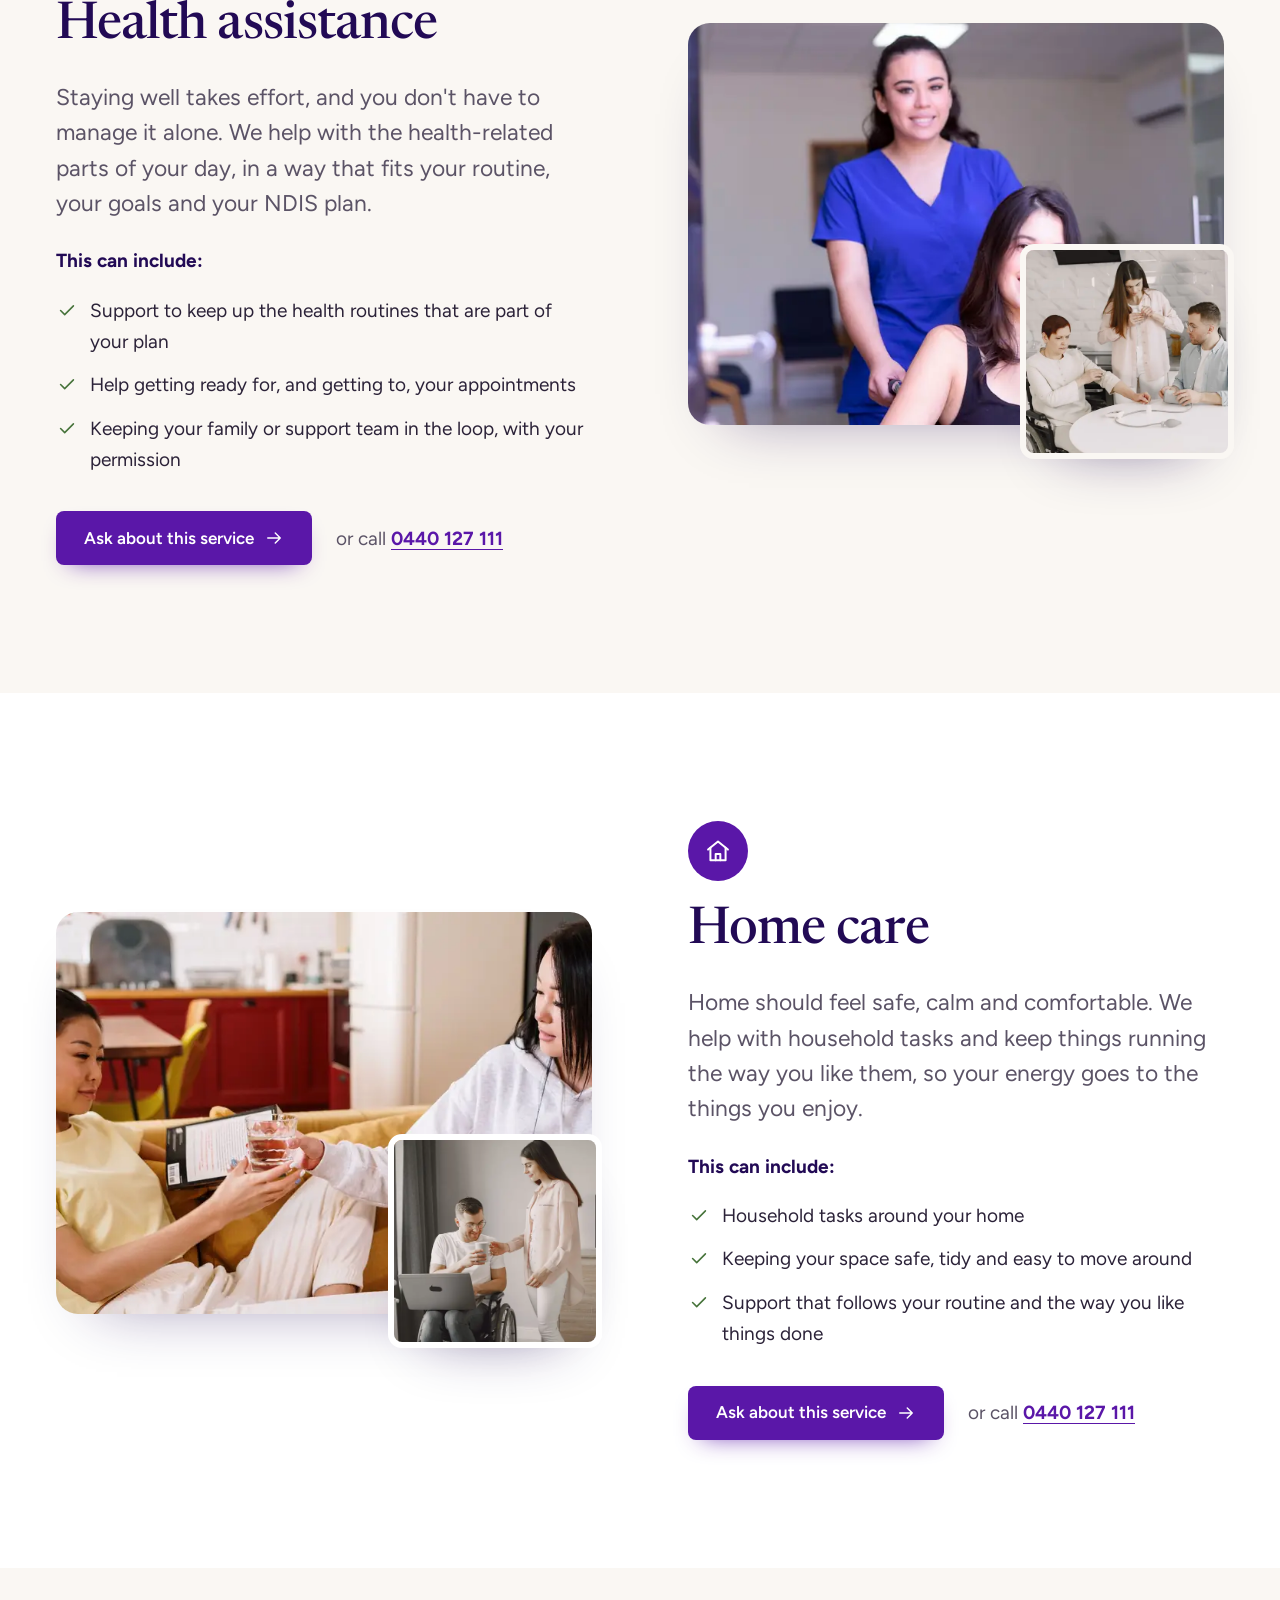
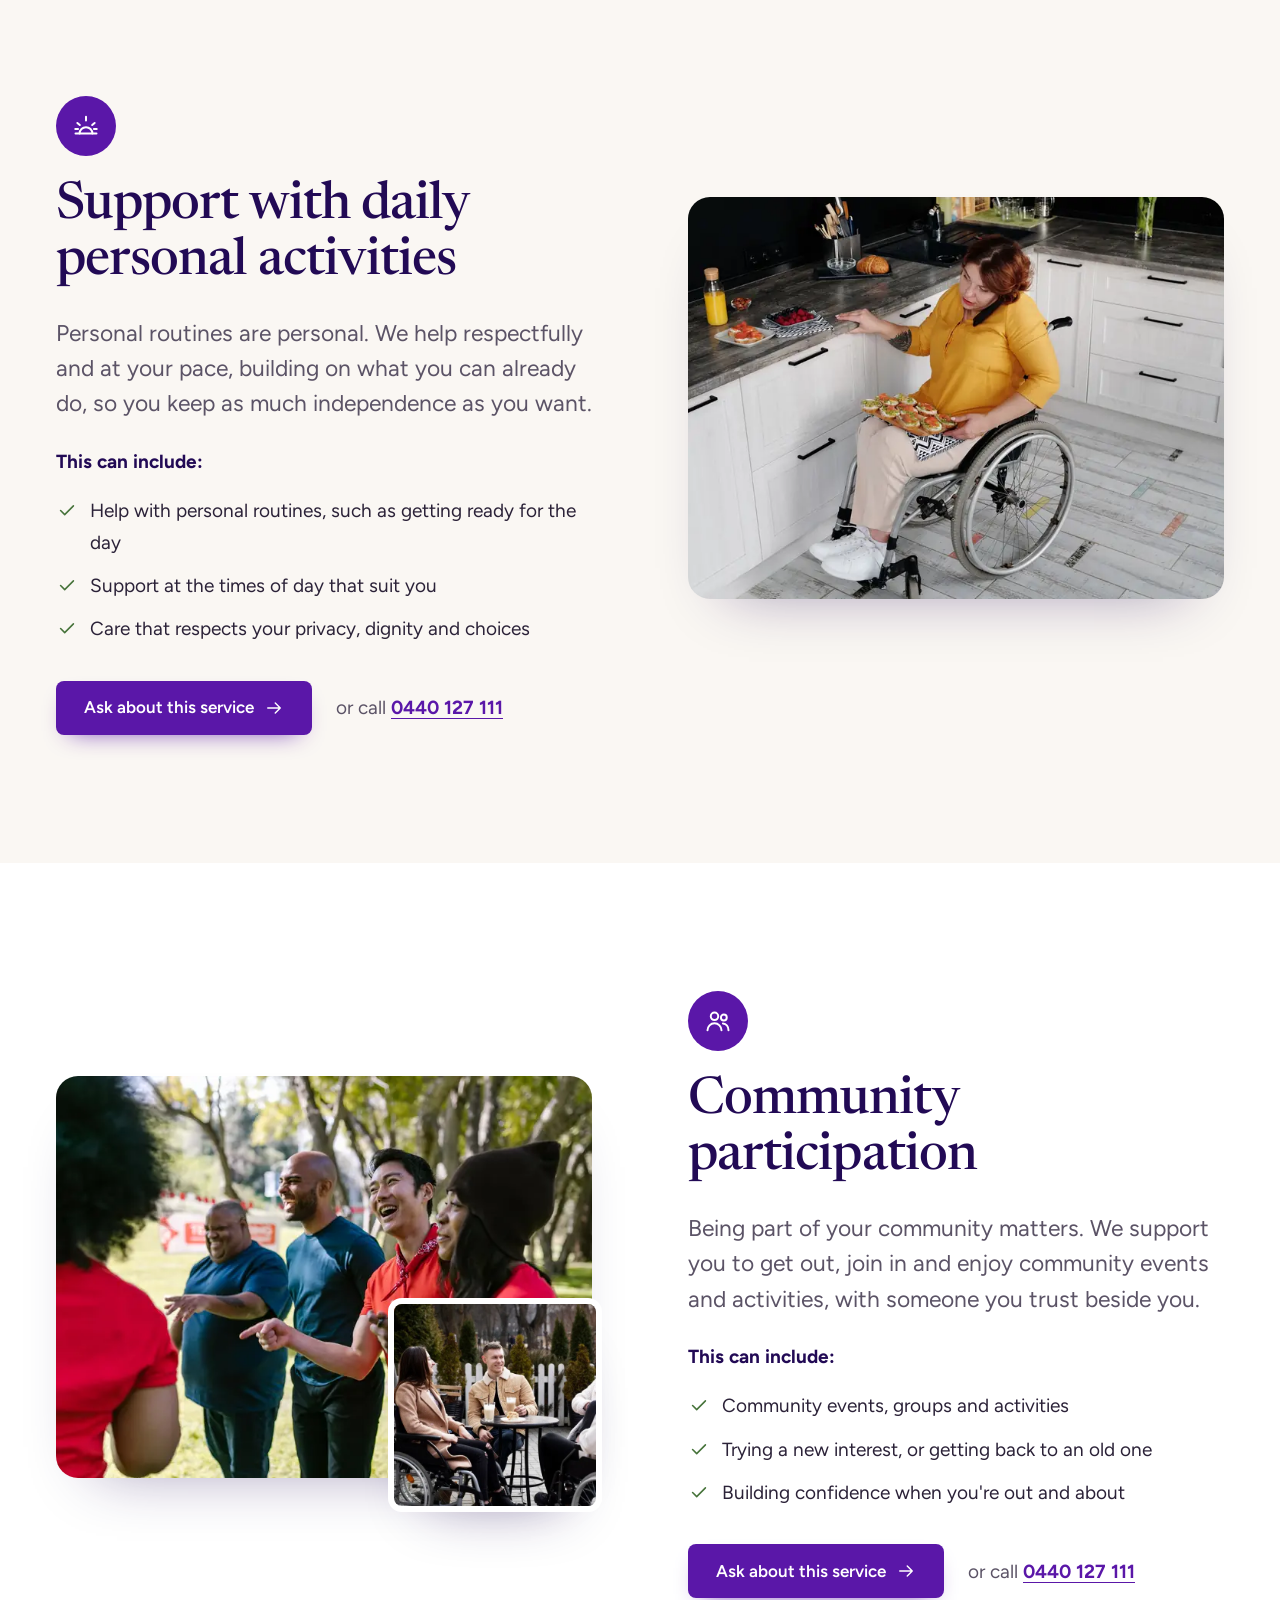
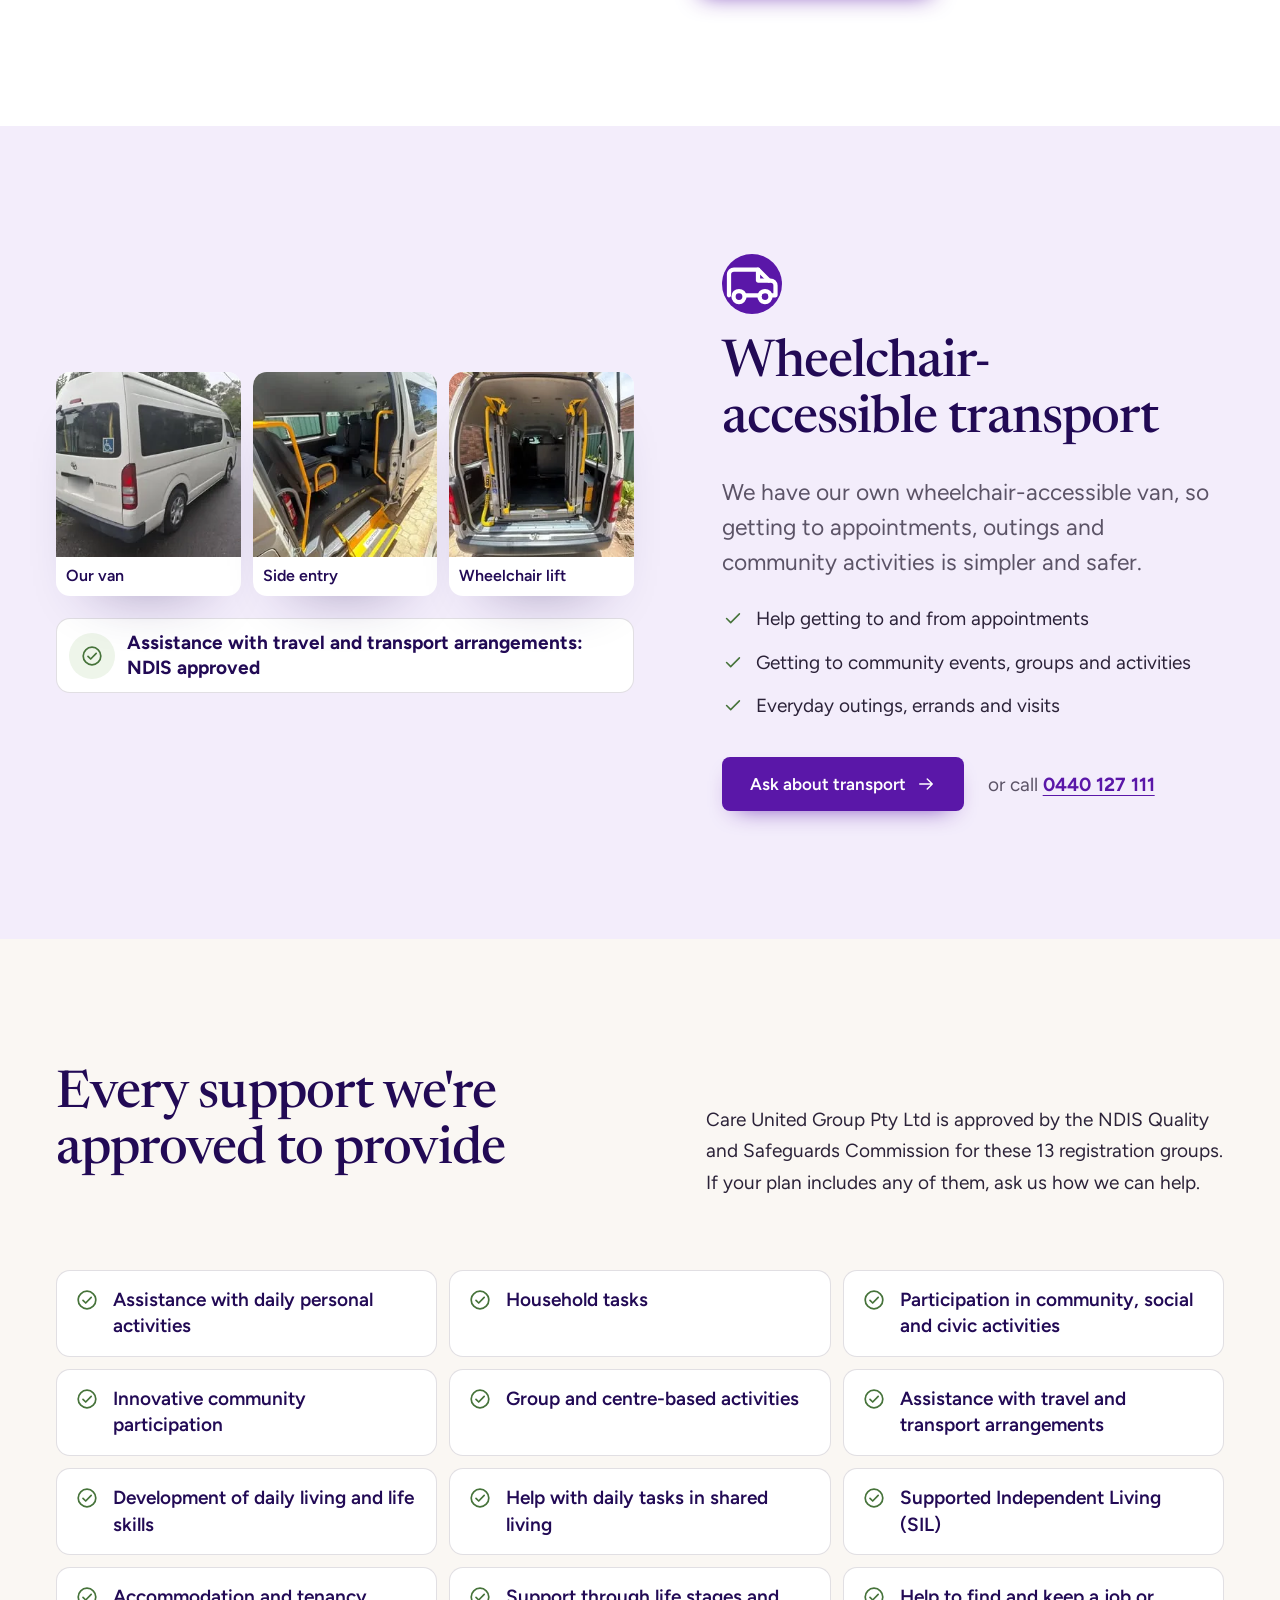
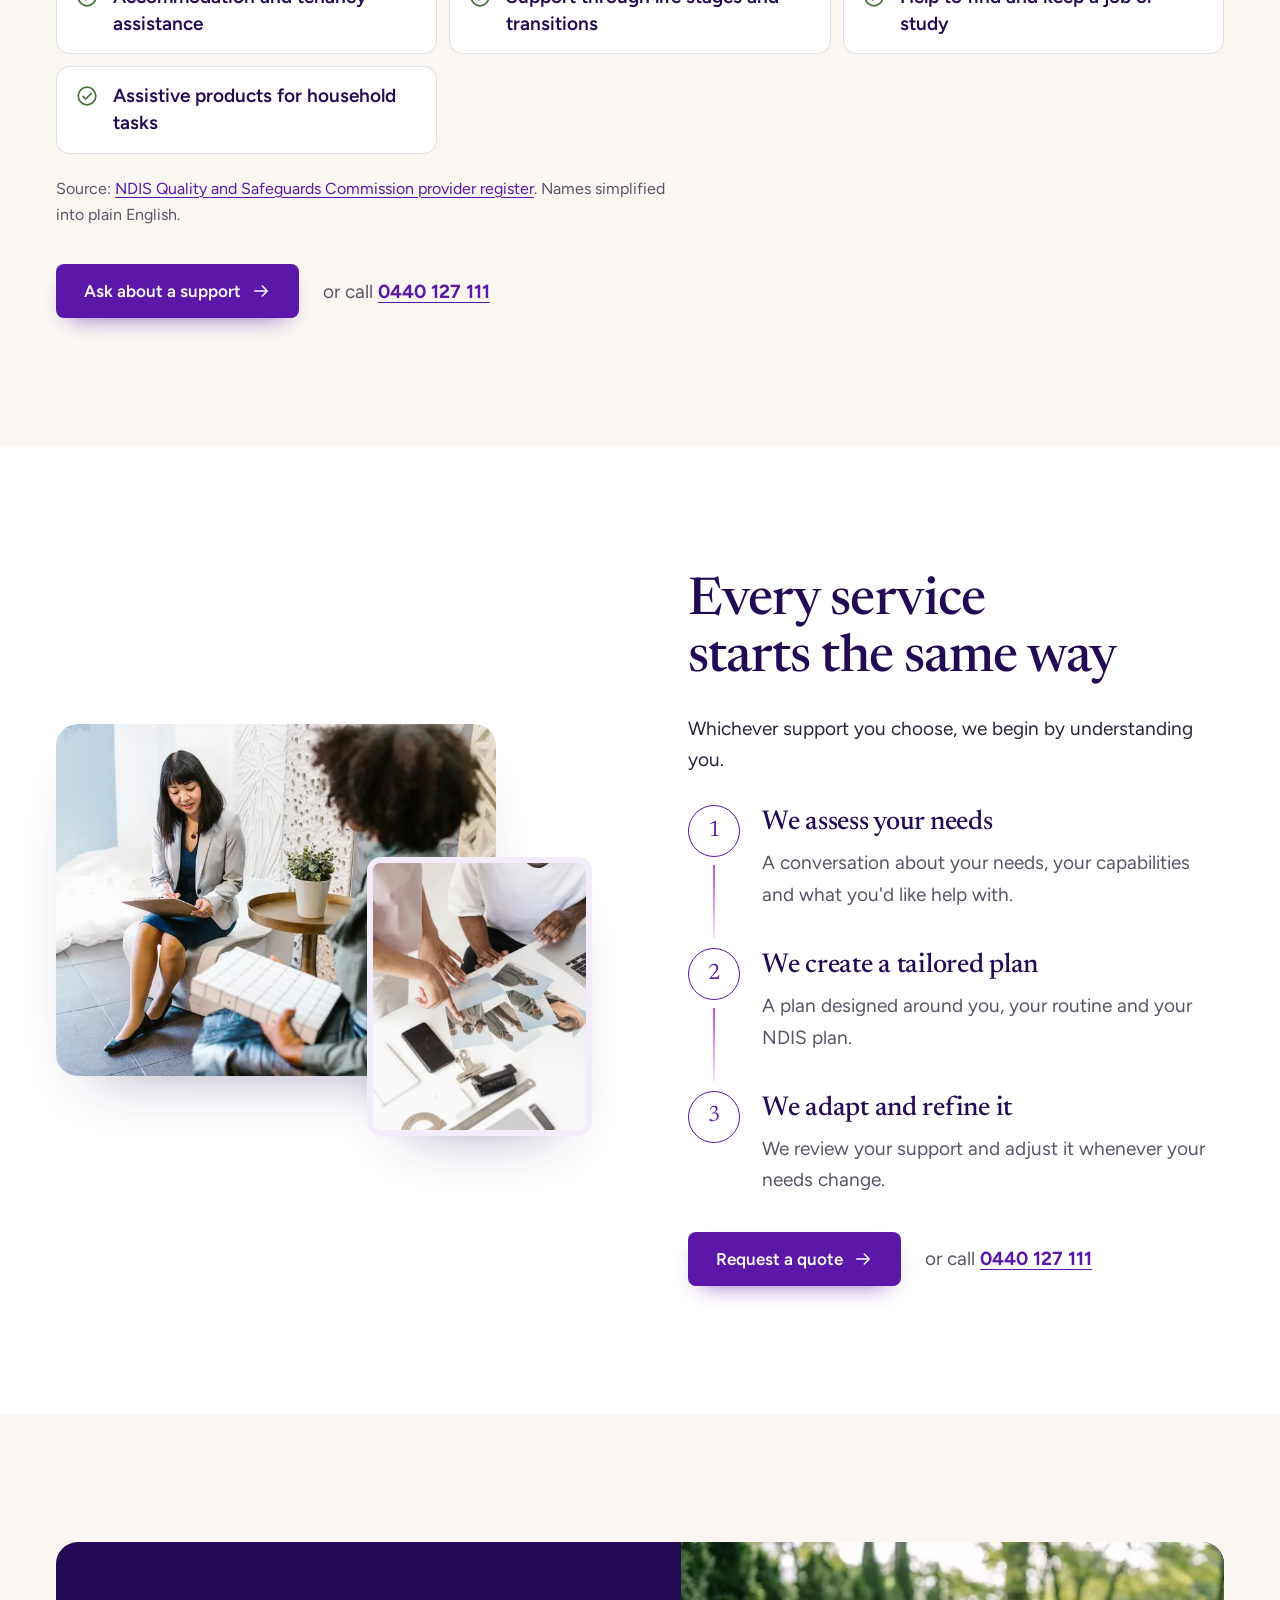
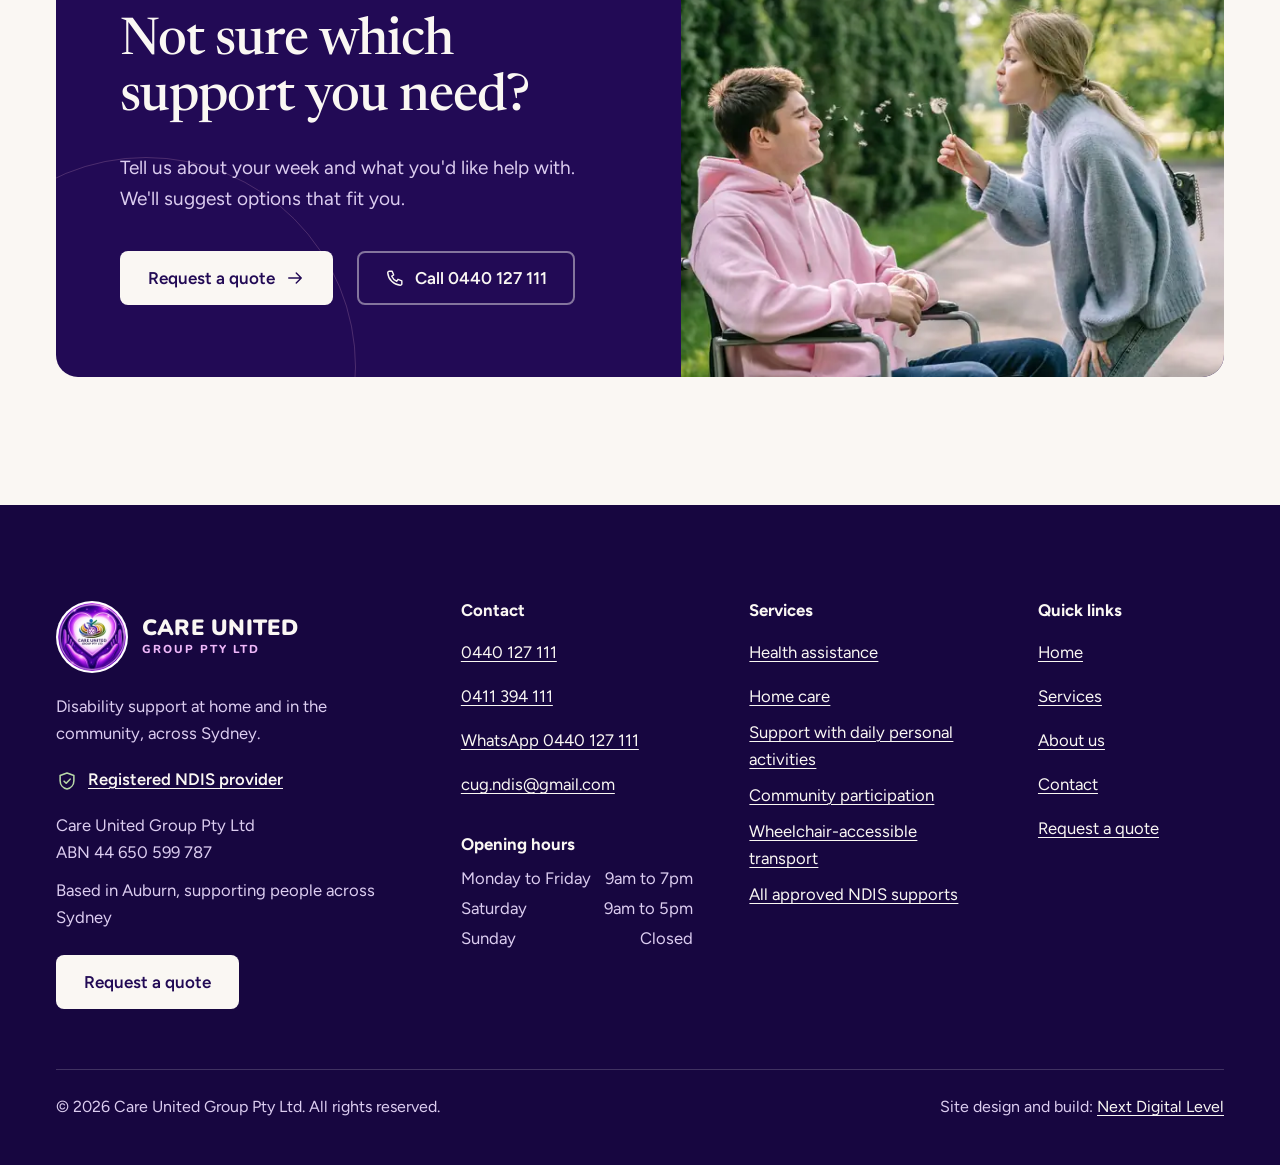
<file: services.html>
<!DOCTYPE html>
<html lang="en-AU">
<head>
  <meta charset="utf-8">
  <meta name="viewport" content="width=device-width, initial-scale=1">
  <title>NDIS Home Care & Disability Support Services Sydney | Care United Group</title>
  <meta name="description" content="Health assistance, home care, daily personal activities, community participation and wheelchair-accessible transport from a registered NDIS provider in Auburn, Sydney.">
  <link rel="canonical" href="https://www.cugndis.com.au/services">
  <meta property="og:url" content="https://www.cugndis.com.au/services">
  <meta name="theme-color" content="#5a17a8">
  <meta property="og:type" content="website">
  <meta property="og:site_name" content="Care United Group Pty Ltd">
  <meta property="og:locale" content="en_AU">
  <meta property="og:title" content="NDIS Home Care & Disability Support Services Sydney | Care United Group">
  <meta property="og:description" content="Health assistance, home care, daily personal activities, community participation and wheelchair-accessible transport from a registered NDIS provider in Auburn, Sydney.">
  <meta property="og:image" content="https://www.cugndis.com.au/images/og-image.jpg">
  <meta property="og:image:width" content="1200">
  <meta property="og:image:height" content="630">
  <meta property="og:image:alt" content="A support worker pouring a drink for a young man in a wheelchair at a kitchen table">
  <meta name="twitter:card" content="summary_large_image">
  <!-- Favicon made from the client's existing logo mark (original colours). -->
  <link rel="icon" href="favicon-32.png" sizes="32x32" type="image/png">
  <link rel="icon" href="favicon-48.png" sizes="48x48" type="image/png">
  <link rel="apple-touch-icon" href="apple-touch-icon.png">
  <link rel="preconnect" href="https://fonts.googleapis.com">
  <link rel="preconnect" href="https://fonts.gstatic.com" crossorigin>
  <link rel="stylesheet" href="https://fonts.googleapis.com/css2?family=Nunito:wght@800;900&amp;family=Figtree:wght@400..700&amp;family=Newsreader:opsz,wght@6..72,400..600&amp;display=swap">
  <link rel="stylesheet" href="css/style.css">
  <script>document.documentElement.className += " js";</script>
    <script type="application/ld+json">
{
  "@context": "https://schema.org",
  "@type": "LocalBusiness",
  "name": "Care United Group Pty Ltd",
  "alternateName": "Care United Group",
  "description": "Registered NDIS provider in Auburn, NSW. Health assistance, home care, support with daily personal activities, community participation and transport in a wheelchair-accessible van, across Sydney.",
  "taxID": "ABN 44 650 599 787",
  "telephone": "+61440127111",
  "email": "cug.ndis@gmail.com",
  "address": {
    "@type": "PostalAddress",
    "addressLocality": "Auburn",
    "addressRegion": "NSW",
    "addressCountry": "AU"
  },
  "areaServed": {
    "@type": "City",
    "name": "Sydney"
  },
  "contactPoint": [
    {
      "@type": "ContactPoint",
      "telephone": "+61440127111",
      "contactType": "customer service",
      "areaServed": "AU",
      "availableLanguage": "English"
    },
    {
      "@type": "ContactPoint",
      "telephone": "+61411394111",
      "contactType": "customer service",
      "areaServed": "AU",
      "availableLanguage": "English"
    }
  ],
  "openingHoursSpecification": [
    {
      "@type": "OpeningHoursSpecification",
      "dayOfWeek": [
        "Monday",
        "Tuesday",
        "Wednesday",
        "Thursday",
        "Friday"
      ],
      "opens": "09:00",
      "closes": "19:00"
    },
    {
      "@type": "OpeningHoursSpecification",
      "dayOfWeek": "Saturday",
      "opens": "09:00",
      "closes": "17:00"
    }
  ],
  "hasCredential": {
    "@type": "EducationalOccupationalCredential",
    "name": "Registered NDIS provider",
    "recognizedBy": {
      "@type": "GovernmentOrganization",
      "name": "NDIS Quality and Safeguards Commission"
    },
    "url": "https://www.ndiscommission.gov.au/provider-registration/care-united-group-pty-ltd"
  },
  "makesOffer": [
    {
      "@type": "Offer",
      "itemOffered": {
        "@type": "Service",
        "name": "Health assistance"
      }
    },
    {
      "@type": "Offer",
      "itemOffered": {
        "@type": "Service",
        "name": "Home care"
      }
    },
    {
      "@type": "Offer",
      "itemOffered": {
        "@type": "Service",
        "name": "Support with daily personal activities"
      }
    },
    {
      "@type": "Offer",
      "itemOffered": {
        "@type": "Service",
        "name": "Community participation"
      }
    },
    {
      "@type": "Offer",
      "itemOffered": {
        "@type": "Service",
        "name": "Transport in our wheelchair-accessible van"
      }
    }
  ],
  "url": "https://www.cugndis.com.au/",
  "image": "https://www.cugndis.com.au/images/og-image.jpg",
  "logo": "https://www.cugndis.com.au/images/logo-badge-320.webp"
}
  </script>
</head>
<body>
  <a class="skip-link" href="#main">Skip to main content</a>
  <!-- TODO: the brief and the client's current homepage say "Care Unitrd Group"; the ABN register (ABN 44 650 599 787) and the NDIS Commission register both say CARE UNITED GROUP PTY LTD, so this site uses "United". Confirm spelling with client. -->
  <div class="utility on-dark">
    <div class="wrap">
      <a class="reg" href="https://www.ndiscommission.gov.au/provider-registration/care-united-group-pty-ltd" target="_blank" rel="noopener"><svg viewBox="0 0 24 24" fill="none" stroke="currentColor" stroke-width="1.7" stroke-linecap="round" stroke-linejoin="round" aria-hidden="true" focusable="false"><path d="M12 3.2 19.5 6v5.6c0 4.4-3.1 8.1-7.5 9.2-4.4-1.1-7.5-4.8-7.5-9.2V6z"/><path d="m8.8 12.2 2.3 2.3 4.3-4.5"/></svg>Registered NDIS provider<span class="visually-hidden"> (opens in a new tab)</span></a>
      <span>Based in Auburn, Sydney</span>
      <span>Mon to Fri 9am to 7pm, Sat 9am to 5pm</span>
      <a class="spacer" href="tel:+61411394111"><svg viewBox="0 0 24 24" fill="none" stroke="currentColor" stroke-width="1.7" stroke-linecap="round" stroke-linejoin="round" aria-hidden="true" focusable="false"><path d="M5.2 3.8h3.4l1.8 4.6-2.3 1.4a11.5 11.5 0 0 0 6.1 6.1l1.4-2.3 4.6 1.8v3.4a1.9 1.9 0 0 1-2 1.9C10.5 20.2 3.8 13.5 3.3 5.8a1.9 1.9 0 0 1 1.9-2z"/></svg>0411 394 111</a>
      <a href="https://wa.me/61440127111?text=Hi%2C%20I%27d%20like%20to%20ask%20about%20your%20NDIS%20support%20services" target="_blank" rel="noopener"><svg viewBox="0 0 24 24" fill="none" stroke="currentColor" stroke-width="1.7" stroke-linecap="round" stroke-linejoin="round" aria-hidden="true" focusable="false"><circle cx="12" cy="12" r="8.8"/><path d="m8 12.3 2.7 2.7L16.2 9.4"/></svg>WhatsApp<span class="visually-hidden"> (opens in a new tab)</span></a>
    </div>
  </div>
  <header class="site-header">
    <div class="wrap header-inner">
      <a class="brand" href="./" aria-label="Care United Group Pty Ltd, home">
        <img src="images/logo-badge-160.webp" alt="" width="60" height="60">
        <span class="wordmark" aria-hidden="true"><span class="w1">CARE <b>UNITED</b></span><span class="w2">GROUP PTY LTD</span></span>
      </a>
      <nav class="site-nav" id="site-nav" aria-label="Main">
        <ul>
          <li><a href="./">Home</a></li>
          <li><a href="services" aria-current="page">Services</a></li>
          <li><a href="about">About</a></li>
          <li><a href="contact">Contact</a></li>
        </ul>
        <div class="nav-extra">
          <a class="btn btn--primary" href="contact#quote-form">Request a quote</a>
          <a class="btn btn--outline" href="tel:+61440127111"><svg viewBox="0 0 24 24" fill="none" stroke="currentColor" stroke-width="1.7" stroke-linecap="round" stroke-linejoin="round" aria-hidden="true" focusable="false"><path d="M5.2 3.8h3.4l1.8 4.6-2.3 1.4a11.5 11.5 0 0 0 6.1 6.1l1.4-2.3 4.6 1.8v3.4a1.9 1.9 0 0 1-2 1.9C10.5 20.2 3.8 13.5 3.3 5.8a1.9 1.9 0 0 1 1.9-2z"/></svg>Call 0440 127 111</a>
          <a class="btn btn--outline" href="tel:+61411394111"><svg viewBox="0 0 24 24" fill="none" stroke="currentColor" stroke-width="1.7" stroke-linecap="round" stroke-linejoin="round" aria-hidden="true" focusable="false"><path d="M5.2 3.8h3.4l1.8 4.6-2.3 1.4a11.5 11.5 0 0 0 6.1 6.1l1.4-2.3 4.6 1.8v3.4a1.9 1.9 0 0 1-2 1.9C10.5 20.2 3.8 13.5 3.3 5.8a1.9 1.9 0 0 1 1.9-2z"/></svg>Call 0411 394 111</a>
          <p class="nav-reg"><svg viewBox="0 0 24 24" fill="none" stroke="currentColor" stroke-width="1.7" stroke-linecap="round" stroke-linejoin="round" aria-hidden="true" focusable="false"><path d="M12 3.2 19.5 6v5.6c0 4.4-3.1 8.1-7.5 9.2-4.4-1.1-7.5-4.8-7.5-9.2V6z"/><path d="m8.8 12.2 2.3 2.3 4.3-4.5"/></svg>Registered NDIS provider, Auburn NSW</p>
        </div>
      </nav>
      <a class="header-phone" href="tel:+61440127111"><span class="ph-ico"><svg viewBox="0 0 24 24" fill="none" stroke="currentColor" stroke-width="1.7" stroke-linecap="round" stroke-linejoin="round" aria-hidden="true" focusable="false"><path d="M5.2 3.8h3.4l1.8 4.6-2.3 1.4a11.5 11.5 0 0 0 6.1 6.1l1.4-2.3 4.6 1.8v3.4a1.9 1.9 0 0 1-2 1.9C10.5 20.2 3.8 13.5 3.3 5.8a1.9 1.9 0 0 1 1.9-2z"/></svg></span><span><span class="visually-hidden">Call us on </span>0440 127 111</span></a>
      <a class="btn btn--primary header-quote" href="contact#quote-form"><span class="q-long">Request a quote</span><span class="q-short">Get a quote</span></a>
      <button class="nav-toggle" type="button" aria-expanded="false" aria-controls="site-nav" aria-label="Open menu">
        <svg class="icon-menu" viewBox="0 0 24 24" fill="none" stroke="currentColor" stroke-width="1.7" stroke-linecap="round" stroke-linejoin="round" aria-hidden="true" focusable="false"><path d="M4 7h16M4 12h16M4 17h16"/></svg><svg class="icon-close" viewBox="0 0 24 24" fill="none" stroke="currentColor" stroke-width="1.7" stroke-linecap="round" stroke-linejoin="round" aria-hidden="true" focusable="false"><path d="M6 6l12 12M18 6 6 18"/></svg>
      </button>
    </div>
  </header>

  <main id="main">
    <section class="page-hero" aria-labelledby="page-title">
      <div class="wrap">
        <div>
          <p class="crumbs"><a href="./">Home</a> <span aria-hidden="true">/</span> Services</p>
          <h1 id="page-title" class="hero-in">NDIS support services in Sydney</h1>
          <p class="lead hero-in d1">As a registered NDIS provider, we offer four core services for participants across Sydney, plus transport in our own wheelchair-accessible van. Each one is tailored to the person, and you can combine them in one plan.</p>
          <div class="cta-row hero-in d2">
            <a class="btn btn--primary" href="contact#quote-form">Request a quote <svg class="arrow" viewBox="0 0 24 24" fill="none" stroke="currentColor" stroke-width="1.7" stroke-linecap="round" stroke-linejoin="round" aria-hidden="true" focusable="false"><path d="M4.5 12h15M13.5 6l6 6-6 6"/></svg></a>
            <span class="or">or call <a href="tel:+61440127111">0440 127 111</a></span>
          </div>
        </div>
        <nav class="hero-in d3" aria-label="On this page">
          <ul class="jump">
            <li><a href="#health-assistance"><svg class="ico" viewBox="0 0 24 24" fill="none" stroke="currentColor" stroke-width="1.7" stroke-linecap="round" stroke-linejoin="round" aria-hidden="true" focusable="false"><path d="M12 20.2s-7.6-4.6-9-9.6C2 7 4.3 4 7.4 4c2 0 3.5 1.1 4.6 2.7C13.1 5.1 14.6 4 16.6 4c3.1 0 5.4 3 4.4 6.6-1.4 5-9 9.6-9 9.6z"/><path d="M6 11.5h3l1.5-2.5 2.5 5 1.5-2.5h3.5"/></svg>Health assistance<svg class="arrow" viewBox="0 0 24 24" fill="none" stroke="currentColor" stroke-width="1.7" stroke-linecap="round" stroke-linejoin="round" aria-hidden="true" focusable="false"><path d="M12 4.5v15M6 13.5l6 6 6-6"/></svg></a></li>
            <li><a href="#home-care"><svg class="ico" viewBox="0 0 24 24" fill="none" stroke="currentColor" stroke-width="1.7" stroke-linecap="round" stroke-linejoin="round" aria-hidden="true" focusable="false"><path d="M3.5 10.8 12 3.8l8.5 7"/><path d="M5.5 9.3V20h13V9.3"/><path d="M10 20v-5.5h4V20"/></svg>Home care<svg class="arrow" viewBox="0 0 24 24" fill="none" stroke="currentColor" stroke-width="1.7" stroke-linecap="round" stroke-linejoin="round" aria-hidden="true" focusable="false"><path d="M12 4.5v15M6 13.5l6 6 6-6"/></svg></a></li>
            <li><a href="#daily-living"><svg class="ico" viewBox="0 0 24 24" fill="none" stroke="currentColor" stroke-width="1.7" stroke-linecap="round" stroke-linejoin="round" aria-hidden="true" focusable="false"><path d="M3 18.5h18"/><path d="M6.5 18.5a5.5 5.5 0 0 1 11 0"/><path d="M12 4v3.2M4.6 9.4l2.1 1.8M19.4 9.4l-2.1 1.8M2.8 14.5h2.4M18.8 14.5h2.4"/></svg>Support with daily personal activities<svg class="arrow" viewBox="0 0 24 24" fill="none" stroke="currentColor" stroke-width="1.7" stroke-linecap="round" stroke-linejoin="round" aria-hidden="true" focusable="false"><path d="M12 4.5v15M6 13.5l6 6 6-6"/></svg></a></li>
            <li><a href="#community-participation"><svg class="ico" viewBox="0 0 24 24" fill="none" stroke="currentColor" stroke-width="1.7" stroke-linecap="round" stroke-linejoin="round" aria-hidden="true" focusable="false"><circle cx="9" cy="8" r="3.2"/><path d="M3 20c0-3.4 2.7-6 6-6s6 2.6 6 6"/><circle cx="17" cy="9" r="2.5"/><path d="M16.2 14.1c2.9.3 4.8 2.7 4.8 5.9"/></svg>Community participation<svg class="arrow" viewBox="0 0 24 24" fill="none" stroke="currentColor" stroke-width="1.7" stroke-linecap="round" stroke-linejoin="round" aria-hidden="true" focusable="false"><path d="M12 4.5v15M6 13.5l6 6 6-6"/></svg></a></li>
            <li><a href="#transport"><svg class="ico" viewBox="0 0 24 24" fill="none" stroke="currentColor" stroke-width="1.7" stroke-linecap="round" stroke-linejoin="round" aria-hidden="true" focusable="false"><path d="M2.8 16.5V8.2a2 2 0 0 1 2-2h9.6l4.4 4.4h.6a2 2 0 0 1 2 2v3.9h-2"/><path d="M14.4 6.2v4.4h4.4"/><path d="M9.3 16.5h5.6"/><circle cx="6.8" cy="17" r="2.2"/><circle cx="17.2" cy="17" r="2.2"/></svg>Wheelchair-accessible transport<svg class="arrow" viewBox="0 0 24 24" fill="none" stroke="currentColor" stroke-width="1.7" stroke-linecap="round" stroke-linejoin="round" aria-hidden="true" focusable="false"><path d="M12 4.5v15M6 13.5l6 6 6-6"/></svg></a></li>
            <li><a href="#supports"><svg class="ico" viewBox="0 0 24 24" fill="none" stroke="currentColor" stroke-width="1.7" stroke-linecap="round" stroke-linejoin="round" aria-hidden="true" focusable="false"><circle cx="12" cy="12" r="8.8"/><path d="m8 12.3 2.7 2.7L16.2 9.4"/></svg>All approved NDIS supports<svg class="arrow" viewBox="0 0 24 24" fill="none" stroke="currentColor" stroke-width="1.7" stroke-linecap="round" stroke-linejoin="round" aria-hidden="true" focusable="false"><path d="M12 4.5v15M6 13.5l6 6 6-6"/></svg></a></li>
          </ul>
        </nav>
      </div>
    </section>

    <div class="wrap wide-photo">
      <div class="frame veil"><!-- TODO: replace with real client photos (stock image used as a placeholder) --><img src="images/kitchen-1000.webp" srcset="images/kitchen-1000.webp 1000w, images/kitchen-1800.webp 1800w" sizes="(min-width: 1280px) 1168px, 92vw" width="1800" height="771" alt="A support worker and a young woman help an older woman in a wheelchair prepare vegetables at the kitchen table" loading="lazy" decoding="async"></div>
    </div>

    <section class="section" id="health-assistance" aria-labelledby="health-assistance-title">
      <div class="wrap service-block">
        <div class="reveal">
          <div class="s-ico"><svg viewBox="0 0 24 24" fill="none" stroke="currentColor" stroke-width="1.7" stroke-linecap="round" stroke-linejoin="round" aria-hidden="true" focusable="false"><path d="M12 20.2s-7.6-4.6-9-9.6C2 7 4.3 4 7.4 4c2 0 3.5 1.1 4.6 2.7C13.1 5.1 14.6 4 16.6 4c3.1 0 5.4 3 4.4 6.6-1.4 5-9 9.6-9 9.6z"/><path d="M6 11.5h3l1.5-2.5 2.5 5 1.5-2.5h3.5"/></svg></div>
          <h2 id="health-assistance-title">Health assistance</h2>
          <p class="lead">Staying well takes effort, and you don't have to manage it alone. We help with the health-related parts of your day, in a way that fits your routine, your goals and your NDIS plan.</p>
          <p class="ticks-title">This can include:</p>
          <!-- TODO: confirm these examples with the client before launch. -->
          <ul class="ticks">
              <li><svg viewBox="0 0 24 24" fill="none" stroke="currentColor" stroke-width="1.7" stroke-linecap="round" stroke-linejoin="round" aria-hidden="true" focusable="false"><path d="m5 12.5 4.5 4.5L19 7.5"/></svg><span>Support to keep up the health routines that are part of your plan</span></li>
              <li><svg viewBox="0 0 24 24" fill="none" stroke="currentColor" stroke-width="1.7" stroke-linecap="round" stroke-linejoin="round" aria-hidden="true" focusable="false"><path d="m5 12.5 4.5 4.5L19 7.5"/></svg><span>Help getting ready for, and getting to, your appointments</span></li>
              <li><svg viewBox="0 0 24 24" fill="none" stroke="currentColor" stroke-width="1.7" stroke-linecap="round" stroke-linejoin="round" aria-hidden="true" focusable="false"><path d="m5 12.5 4.5 4.5L19 7.5"/></svg><span>Keeping your family or support team in the loop, with your permission</span></li>
          </ul>
          <div class="cta-row">
            <a class="btn btn--primary" href="contact?service=health#quote-form">Ask about this service <svg class="arrow" viewBox="0 0 24 24" fill="none" stroke="currentColor" stroke-width="1.7" stroke-linecap="round" stroke-linejoin="round" aria-hidden="true" focusable="false"><path d="M4.5 12h15M13.5 6l6 6-6 6"/></svg></a>
            <span class="or">or call <a href="tel:+61440127111">0440 127 111</a></span>
          </div>
        </div>
        <div class="media">
          <div class="frame veil"><!-- TODO: licence-free stand-in for the watermarked Adobe Stock #1499957809 on the client's current site. Replace with the client's own photo, or license that Adobe Stock image. --><img src="images/nurse-700.webp" srcset="images/nurse-700.webp 700w, images/nurse-1200.webp 1200w" sizes="(min-width: 900px) 42vw, 92vw" width="1200" height="900" alt="A smiling support worker in blue scrubs stands behind a young woman in a wheelchair" loading="lazy" decoding="async"></div>
          <div class="inset veil"><!-- TODO: replace with real client photos (stock image used as a placeholder) --><img src="images/health-700.webp" srcset="images/health-700.webp 700w, images/health-1200.webp 1200w" sizes="(min-width: 900px) 18vw, 38vw" width="1200" height="900" alt="A support worker checks a woman's blood pressure at home" loading="lazy" decoding="async"></div>
        </div>
      </div>
    </section>
    <section class="section section--white" id="home-care" aria-labelledby="home-care-title">
      <div class="wrap service-block service-block--flip">
        <div class="reveal">
          <div class="s-ico"><svg viewBox="0 0 24 24" fill="none" stroke="currentColor" stroke-width="1.7" stroke-linecap="round" stroke-linejoin="round" aria-hidden="true" focusable="false"><path d="M3.5 10.8 12 3.8l8.5 7"/><path d="M5.5 9.3V20h13V9.3"/><path d="M10 20v-5.5h4V20"/></svg></div>
          <h2 id="home-care-title">Home care</h2>
          <p class="lead">Home should feel safe, calm and comfortable. We help with household tasks and keep things running the way you like them, so your energy goes to the things you enjoy.</p>
          <p class="ticks-title">This can include:</p>
          <!-- TODO: confirm these examples with the client before launch. -->
          <ul class="ticks">
              <li><svg viewBox="0 0 24 24" fill="none" stroke="currentColor" stroke-width="1.7" stroke-linecap="round" stroke-linejoin="round" aria-hidden="true" focusable="false"><path d="m5 12.5 4.5 4.5L19 7.5"/></svg><span>Household tasks around your home</span></li>
              <li><svg viewBox="0 0 24 24" fill="none" stroke="currentColor" stroke-width="1.7" stroke-linecap="round" stroke-linejoin="round" aria-hidden="true" focusable="false"><path d="m5 12.5 4.5 4.5L19 7.5"/></svg><span>Keeping your space safe, tidy and easy to move around</span></li>
              <li><svg viewBox="0 0 24 24" fill="none" stroke="currentColor" stroke-width="1.7" stroke-linecap="round" stroke-linejoin="round" aria-hidden="true" focusable="false"><path d="m5 12.5 4.5 4.5L19 7.5"/></svg><span>Support that follows your routine and the way you like things done</span></li>
          </ul>
          <div class="cta-row">
            <a class="btn btn--primary" href="contact?service=home#quote-form">Ask about this service <svg class="arrow" viewBox="0 0 24 24" fill="none" stroke="currentColor" stroke-width="1.7" stroke-linecap="round" stroke-linejoin="round" aria-hidden="true" focusable="false"><path d="M4.5 12h15M13.5 6l6 6-6 6"/></svg></a>
            <span class="or">or call <a href="tel:+61440127111">0440 127 111</a></span>
          </div>
        </div>
        <div class="media">
          <div class="frame veil"><!-- Image from the client's current website (Pexels). TODO: replace with real client photos when available. --><img src="images/home-care-700.webp" srcset="images/home-care-700.webp 700w, images/home-care-1200.webp 1200w" sizes="(min-width: 900px) 42vw, 92vw" width="1200" height="900" alt="A support worker hands a glass of water to a woman resting on a sofa at home" loading="lazy" decoding="async"></div>
          <div class="inset veil"><!-- TODO: licence-free stand-in for the watermarked Adobe Stock #1238389313 on the client's current site. Replace with the client's own photo, or license that Adobe Stock image. --><img src="images/greeting-700.webp" srcset="images/greeting-700.webp 700w, images/greeting-1200.webp 1200w" sizes="(min-width: 900px) 18vw, 38vw" width="1200" height="800" alt="A support worker brings a cup to a young man in a wheelchair at home" loading="lazy" decoding="async"></div>
        </div>
      </div>
    </section>
    <section class="section" id="daily-living" aria-labelledby="daily-living-title">
      <div class="wrap service-block">
        <div class="reveal">
          <div class="s-ico"><svg viewBox="0 0 24 24" fill="none" stroke="currentColor" stroke-width="1.7" stroke-linecap="round" stroke-linejoin="round" aria-hidden="true" focusable="false"><path d="M3 18.5h18"/><path d="M6.5 18.5a5.5 5.5 0 0 1 11 0"/><path d="M12 4v3.2M4.6 9.4l2.1 1.8M19.4 9.4l-2.1 1.8M2.8 14.5h2.4M18.8 14.5h2.4"/></svg></div>
          <h2 id="daily-living-title">Support with daily personal activities</h2>
          <p class="lead">Personal routines are personal. We help respectfully and at your pace, building on what you can already do, so you keep as much independence as you want.</p>
          <p class="ticks-title">This can include:</p>
          <!-- TODO: confirm these examples with the client before launch. -->
          <ul class="ticks">
              <li><svg viewBox="0 0 24 24" fill="none" stroke="currentColor" stroke-width="1.7" stroke-linecap="round" stroke-linejoin="round" aria-hidden="true" focusable="false"><path d="m5 12.5 4.5 4.5L19 7.5"/></svg><span>Help with personal routines, such as getting ready for the day</span></li>
              <li><svg viewBox="0 0 24 24" fill="none" stroke="currentColor" stroke-width="1.7" stroke-linecap="round" stroke-linejoin="round" aria-hidden="true" focusable="false"><path d="m5 12.5 4.5 4.5L19 7.5"/></svg><span>Support at the times of day that suit you</span></li>
              <li><svg viewBox="0 0 24 24" fill="none" stroke="currentColor" stroke-width="1.7" stroke-linecap="round" stroke-linejoin="round" aria-hidden="true" focusable="false"><path d="m5 12.5 4.5 4.5L19 7.5"/></svg><span>Care that respects your privacy, dignity and choices</span></li>
          </ul>
          <div class="cta-row">
            <a class="btn btn--primary" href="contact?service=daily#quote-form">Ask about this service <svg class="arrow" viewBox="0 0 24 24" fill="none" stroke="currentColor" stroke-width="1.7" stroke-linecap="round" stroke-linejoin="round" aria-hidden="true" focusable="false"><path d="M4.5 12h15M13.5 6l6 6-6 6"/></svg></a>
            <span class="or">or call <a href="tel:+61440127111">0440 127 111</a></span>
          </div>
        </div>
        <div class="media">
          <div class="frame veil"><!-- TODO: replace with real client photos (stock image used as a placeholder) --><img src="images/daily-living-700.webp" srcset="images/daily-living-700.webp 700w, images/daily-living-1200.webp 1200w" sizes="(min-width: 900px) 42vw, 92vw" width="1200" height="900" alt="A woman in a wheelchair prepares breakfast in her kitchen" loading="lazy" decoding="async"></div>
          
        </div>
      </div>
    </section>
    <section class="section section--white" id="community-participation" aria-labelledby="community-participation-title">
      <div class="wrap service-block service-block--flip">
        <div class="reveal">
          <div class="s-ico"><svg viewBox="0 0 24 24" fill="none" stroke="currentColor" stroke-width="1.7" stroke-linecap="round" stroke-linejoin="round" aria-hidden="true" focusable="false"><circle cx="9" cy="8" r="3.2"/><path d="M3 20c0-3.4 2.7-6 6-6s6 2.6 6 6"/><circle cx="17" cy="9" r="2.5"/><path d="M16.2 14.1c2.9.3 4.8 2.7 4.8 5.9"/></svg></div>
          <h2 id="community-participation-title">Community participation</h2>
          <p class="lead">Being part of your community matters. We support you to get out, join in and enjoy community events and activities, with someone you trust beside you.</p>
          <p class="ticks-title">This can include:</p>
          <!-- TODO: confirm these examples with the client before launch. -->
          <ul class="ticks">
              <li><svg viewBox="0 0 24 24" fill="none" stroke="currentColor" stroke-width="1.7" stroke-linecap="round" stroke-linejoin="round" aria-hidden="true" focusable="false"><path d="m5 12.5 4.5 4.5L19 7.5"/></svg><span>Community events, groups and activities</span></li>
              <li><svg viewBox="0 0 24 24" fill="none" stroke="currentColor" stroke-width="1.7" stroke-linecap="round" stroke-linejoin="round" aria-hidden="true" focusable="false"><path d="m5 12.5 4.5 4.5L19 7.5"/></svg><span>Trying a new interest, or getting back to an old one</span></li>
              <li><svg viewBox="0 0 24 24" fill="none" stroke="currentColor" stroke-width="1.7" stroke-linecap="round" stroke-linejoin="round" aria-hidden="true" focusable="false"><path d="m5 12.5 4.5 4.5L19 7.5"/></svg><span>Building confidence when you're out and about</span></li>
          </ul>
          <div class="cta-row">
            <a class="btn btn--primary" href="contact?service=community#quote-form">Ask about this service <svg class="arrow" viewBox="0 0 24 24" fill="none" stroke="currentColor" stroke-width="1.7" stroke-linecap="round" stroke-linejoin="round" aria-hidden="true" focusable="false"><path d="M4.5 12h15M13.5 6l6 6-6 6"/></svg></a>
            <span class="or">or call <a href="tel:+61440127111">0440 127 111</a></span>
          </div>
        </div>
        <div class="media">
          <div class="frame veil"><!-- Image from the client's current website (Pexels). TODO: replace with real client photos when available. --><img src="images/community-700.webp" srcset="images/community-700.webp 700w, images/community-1200.webp 1200w" sizes="(min-width: 900px) 42vw, 92vw" width="1200" height="900" alt="A group of friends laughing together outdoors in a park" loading="lazy" decoding="async"></div>
          <div class="inset veil"><!-- Image from the client's current website (Pexels). TODO: replace with real client photos when available. --><img src="images/cafe-532.webp" srcset="images/cafe-532.webp 532w" sizes="(min-width: 900px) 18vw, 38vw" width="532" height="532" alt="Friends, two of them in wheelchairs, chatting at an outdoor cafe" loading="lazy" decoding="async"></div>
        </div>
      </div>
    </section>

    <section class="section section--lilac" id="transport" aria-labelledby="transport-title">
      <div class="wrap van">
        <div class="van-media">
          <div class="van-photos">
            <figure class="veil"><!-- The client's own van photo (sent 22 Nov 2026 as a small Messenger image). TODO: ask for the full-size original. --><img src="images/van-exterior-260.webp" srcset="images/van-exterior-260.webp 260w" sizes="(min-width: 900px) 17vw, 30vw" width="260" height="260" alt="The back of our white Toyota HiAce Commuter van, with a wheelchair access sign on the rear window" loading="lazy" decoding="async"><figcaption>Our van</figcaption></figure>
            <figure class="veil"><!-- The client's own van photo (sent 22 Nov 2026 as a small Messenger image). TODO: ask for the full-size original. --><img src="images/van-side-260.webp" srcset="images/van-side-260.webp 260w" sizes="(min-width: 900px) 17vw, 30vw" width="260" height="260" alt="Inside our van through the side door: grab rails, a non-slip step and rows of seats" loading="lazy" decoding="async"><figcaption>Side entry</figcaption></figure>
            <figure class="veil"><!-- The client's own van photo (sent 22 Nov 2026 as a small Messenger image). TODO: ask for the full-size original. --><img src="images/van-lift-260.webp" srcset="images/van-lift-260.webp 260w" sizes="(min-width: 900px) 17vw, 30vw" width="260" height="260" alt="The rear doors of our van open to show the wheelchair lift" loading="lazy" decoding="async"><figcaption>Wheelchair lift</figcaption></figure>
          </div>
          <p class="van-badge"><span class="b-ico"><svg viewBox="0 0 24 24" fill="none" stroke="currentColor" stroke-width="1.7" stroke-linecap="round" stroke-linejoin="round" aria-hidden="true" focusable="false"><circle cx="12" cy="12" r="8.8"/><path d="m8 12.3 2.7 2.7L16.2 9.4"/></svg></span>Assistance with travel and transport arrangements: NDIS approved</p>
        </div>
        <div class="reveal">
          <div class="s-ico" style="width:60px;height:60px;border-radius:50%;display:grid;place-items:center;background:var(--plum);color:#fff;margin-bottom:22px"><svg viewBox="0 0 24 24" fill="none" stroke="currentColor" stroke-width="1.7" stroke-linecap="round" stroke-linejoin="round" aria-hidden="true" focusable="false"><path d="M2.8 16.5V8.2a2 2 0 0 1 2-2h9.6l4.4 4.4h.6a2 2 0 0 1 2 2v3.9h-2"/><path d="M14.4 6.2v4.4h4.4"/><path d="M9.3 16.5h5.6"/><circle cx="6.8" cy="17" r="2.2"/><circle cx="17.2" cy="17" r="2.2"/></svg></div>
          <h2 id="transport-title">Wheelchair-accessible transport</h2>
          <p class="lead">We have our own wheelchair-accessible van, so getting to appointments, outings and community activities is simpler and safer.</p>
          <!-- TODO: confirm with the client how the van is used. -->
          <ul class="ticks">
            <li><svg viewBox="0 0 24 24" fill="none" stroke="currentColor" stroke-width="1.7" stroke-linecap="round" stroke-linejoin="round" aria-hidden="true" focusable="false"><path d="m5 12.5 4.5 4.5L19 7.5"/></svg><span>Help getting to and from appointments</span></li>
            <li><svg viewBox="0 0 24 24" fill="none" stroke="currentColor" stroke-width="1.7" stroke-linecap="round" stroke-linejoin="round" aria-hidden="true" focusable="false"><path d="m5 12.5 4.5 4.5L19 7.5"/></svg><span>Getting to community events, groups and activities</span></li>
            <li><svg viewBox="0 0 24 24" fill="none" stroke="currentColor" stroke-width="1.7" stroke-linecap="round" stroke-linejoin="round" aria-hidden="true" focusable="false"><path d="m5 12.5 4.5 4.5L19 7.5"/></svg><span>Everyday outings, errands and visits</span></li>
          </ul>
          <div class="cta-row">
            <a class="btn btn--primary" href="contact?service=transport#quote-form">Ask about transport <svg class="arrow" viewBox="0 0 24 24" fill="none" stroke="currentColor" stroke-width="1.7" stroke-linecap="round" stroke-linejoin="round" aria-hidden="true" focusable="false"><path d="M4.5 12h15M13.5 6l6 6-6 6"/></svg></a>
            <span class="or">or call <a href="tel:+61440127111">0440 127 111</a></span>
          </div>
        </div>
      </div>
    </section>

    <section class="section" id="supports" aria-labelledby="supports-title">
      <div class="wrap">
        <div class="section-head section-head--split reveal">
          <h2 id="supports-title">Every support we're approved to provide</h2>
          <p>Care United Group Pty Ltd is approved by the NDIS Quality and Safeguards Commission for these 13 registration groups. If your plan includes any of them, ask us how we can help.</p>
        </div>
        <div class="reveal">
        <ul class="supports">
          <li><svg viewBox="0 0 24 24" fill="none" stroke="currentColor" stroke-width="1.7" stroke-linecap="round" stroke-linejoin="round" aria-hidden="true" focusable="false"><circle cx="12" cy="12" r="8.8"/><path d="m8 12.3 2.7 2.7L16.2 9.4"/></svg><span>Assistance with daily personal activities</span></li>
          <li><svg viewBox="0 0 24 24" fill="none" stroke="currentColor" stroke-width="1.7" stroke-linecap="round" stroke-linejoin="round" aria-hidden="true" focusable="false"><circle cx="12" cy="12" r="8.8"/><path d="m8 12.3 2.7 2.7L16.2 9.4"/></svg><span>Household tasks</span></li>
          <li><svg viewBox="0 0 24 24" fill="none" stroke="currentColor" stroke-width="1.7" stroke-linecap="round" stroke-linejoin="round" aria-hidden="true" focusable="false"><circle cx="12" cy="12" r="8.8"/><path d="m8 12.3 2.7 2.7L16.2 9.4"/></svg><span>Participation in community, social and civic activities</span></li>
          <li><svg viewBox="0 0 24 24" fill="none" stroke="currentColor" stroke-width="1.7" stroke-linecap="round" stroke-linejoin="round" aria-hidden="true" focusable="false"><circle cx="12" cy="12" r="8.8"/><path d="m8 12.3 2.7 2.7L16.2 9.4"/></svg><span>Innovative community participation</span></li>
          <li><svg viewBox="0 0 24 24" fill="none" stroke="currentColor" stroke-width="1.7" stroke-linecap="round" stroke-linejoin="round" aria-hidden="true" focusable="false"><circle cx="12" cy="12" r="8.8"/><path d="m8 12.3 2.7 2.7L16.2 9.4"/></svg><span>Group and centre-based activities</span></li>
          <li><svg viewBox="0 0 24 24" fill="none" stroke="currentColor" stroke-width="1.7" stroke-linecap="round" stroke-linejoin="round" aria-hidden="true" focusable="false"><circle cx="12" cy="12" r="8.8"/><path d="m8 12.3 2.7 2.7L16.2 9.4"/></svg><span>Assistance with travel and transport arrangements</span></li>
          <li><svg viewBox="0 0 24 24" fill="none" stroke="currentColor" stroke-width="1.7" stroke-linecap="round" stroke-linejoin="round" aria-hidden="true" focusable="false"><circle cx="12" cy="12" r="8.8"/><path d="m8 12.3 2.7 2.7L16.2 9.4"/></svg><span>Development of daily living and life skills</span></li>
          <li><svg viewBox="0 0 24 24" fill="none" stroke="currentColor" stroke-width="1.7" stroke-linecap="round" stroke-linejoin="round" aria-hidden="true" focusable="false"><circle cx="12" cy="12" r="8.8"/><path d="m8 12.3 2.7 2.7L16.2 9.4"/></svg><span>Help with daily tasks in shared living</span></li>
          <li><svg viewBox="0 0 24 24" fill="none" stroke="currentColor" stroke-width="1.7" stroke-linecap="round" stroke-linejoin="round" aria-hidden="true" focusable="false"><circle cx="12" cy="12" r="8.8"/><path d="m8 12.3 2.7 2.7L16.2 9.4"/></svg><span>Supported Independent Living (SIL)</span></li>
          <li><svg viewBox="0 0 24 24" fill="none" stroke="currentColor" stroke-width="1.7" stroke-linecap="round" stroke-linejoin="round" aria-hidden="true" focusable="false"><circle cx="12" cy="12" r="8.8"/><path d="m8 12.3 2.7 2.7L16.2 9.4"/></svg><span>Accommodation and tenancy assistance</span></li>
          <li><svg viewBox="0 0 24 24" fill="none" stroke="currentColor" stroke-width="1.7" stroke-linecap="round" stroke-linejoin="round" aria-hidden="true" focusable="false"><circle cx="12" cy="12" r="8.8"/><path d="m8 12.3 2.7 2.7L16.2 9.4"/></svg><span>Support through life stages and transitions</span></li>
          <li><svg viewBox="0 0 24 24" fill="none" stroke="currentColor" stroke-width="1.7" stroke-linecap="round" stroke-linejoin="round" aria-hidden="true" focusable="false"><circle cx="12" cy="12" r="8.8"/><path d="m8 12.3 2.7 2.7L16.2 9.4"/></svg><span>Help to find and keep a job or study</span></li>
          <li><svg viewBox="0 0 24 24" fill="none" stroke="currentColor" stroke-width="1.7" stroke-linecap="round" stroke-linejoin="round" aria-hidden="true" focusable="false"><circle cx="12" cy="12" r="8.8"/><path d="m8 12.3 2.7 2.7L16.2 9.4"/></svg><span>Assistive products for household tasks</span></li>
        </ul>
        </div>
        <p class="source-note">Source: <a href="https://www.ndiscommission.gov.au/provider-registration/care-united-group-pty-ltd" target="_blank" rel="noopener">NDIS Quality and Safeguards Commission provider register<span class="visually-hidden"> (opens in a new tab)</span></a>. Names simplified into plain English.</p>
        <div class="cta-row">
          <a class="btn btn--primary" href="contact#quote-form">Ask about a support <svg class="arrow" viewBox="0 0 24 24" fill="none" stroke="currentColor" stroke-width="1.7" stroke-linecap="round" stroke-linejoin="round" aria-hidden="true" focusable="false"><path d="M4.5 12h15M13.5 6l6 6-6 6"/></svg></a>
          <span class="or">or call <a href="tel:+61440127111">0440 127 111</a></span>
        </div>
      </div>
    </section>

    <section class="section section--white" aria-labelledby="start-title">
      <div class="wrap process">
        <div class="process-media">
          <div class="a veil"><!-- Image from the client's current website (Pexels). TODO: replace with real client photos when available. --><img src="images/assess-700.webp" srcset="images/assess-700.webp 700w, images/assess-1200.webp 1200w" sizes="(min-width: 900px) 38vw, 76vw" width="1200" height="960" alt="A support worker with a clipboard listens to a woman during a conversation at home" loading="lazy" decoding="async"></div>
          <div class="b veil"><!-- Image from the client's current website (Pexels). TODO: replace with real client photos when available. --><img src="images/planning-600.webp" srcset="images/planning-600.webp 600w, images/planning-1000.webp 1000w" sizes="(min-width: 900px) 18vw, 40vw" width="1000" height="1250" alt="Hands arranging photos and notes on a table while planning" loading="lazy" decoding="async"></div>
        </div>
        <div class="reveal">
          <h2 id="start-title">Every service starts the same way</h2>
          <p>Whichever support you choose, we begin by understanding you.</p>
          <ol class="steps">
            <li><h3>We assess your needs</h3><p>A conversation about your needs, your capabilities and what you'd like help with.</p></li>
            <li><h3>We create a tailored plan</h3><p>A plan designed around you, your routine and your NDIS plan.</p></li>
            <li><h3>We adapt and refine it</h3><p>We review your support and adjust it whenever your needs change.</p></li>
          </ol>
          <div class="cta-row">
            <a class="btn btn--primary" href="contact#quote-form">Request a quote <svg class="arrow" viewBox="0 0 24 24" fill="none" stroke="currentColor" stroke-width="1.7" stroke-linecap="round" stroke-linejoin="round" aria-hidden="true" focusable="false"><path d="M4.5 12h15M13.5 6l6 6-6 6"/></svg></a>
            <span class="or">or call <a href="tel:+61440127111">0440 127 111</a></span>
          </div>
        </div>
      </div>
    </section>

    <section class="cta-band cta-band--top" aria-labelledby="cta-title">
      <div class="wrap">
        <div class="cta-card on-dark">
          <div class="body reveal">
            <h2 id="cta-title">Not sure which support you need?</h2>
            <p>Tell us about your week and what you'd like help with. We'll suggest options that fit you.</p>
            <div class="cta-row">
              <a class="btn btn--light" href="contact#quote-form">Request a quote <svg class="arrow" viewBox="0 0 24 24" fill="none" stroke="currentColor" stroke-width="1.7" stroke-linecap="round" stroke-linejoin="round" aria-hidden="true" focusable="false"><path d="M4.5 12h15M13.5 6l6 6-6 6"/></svg></a>
              <a class="btn btn--outline" href="tel:+61440127111"><svg viewBox="0 0 24 24" fill="none" stroke="currentColor" stroke-width="1.7" stroke-linecap="round" stroke-linejoin="round" aria-hidden="true" focusable="false"><path d="M5.2 3.8h3.4l1.8 4.6-2.3 1.4a11.5 11.5 0 0 0 6.1 6.1l1.4-2.3 4.6 1.8v3.4a1.9 1.9 0 0 1-2 1.9C10.5 20.2 3.8 13.5 3.3 5.8a1.9 1.9 0 0 1 1.9-2z"/></svg>Call 0440 127 111</a>
            </div>
          </div>
          <div class="media"><!-- TODO: replace with real client photos (stock image used as a placeholder) --><img src="images/dandelion-700.webp" srcset="images/dandelion-700.webp 700w, images/dandelion-1200.webp 1200w" sizes="(min-width: 900px) 46vw, 100vw" width="1200" height="800" alt="A young man in a wheelchair smiles as a friend blows a dandelion in a park" loading="lazy" decoding="async"></div>
        </div>
      </div>
    </section>

  </main>

  <footer class="site-footer on-dark">
    <div class="wrap">
      <div class="footer-grid">
        <div>
          <a class="footer-brand" href="./" aria-label="Care United Group Pty Ltd, home"><span class="disc"><img src="images/logo-badge-160.webp" alt="" width="68" height="68" loading="lazy"></span><span class="wordmark" aria-hidden="true"><span class="w1">CARE <b>UNITED</b></span><span class="w2">GROUP PTY LTD</span></span></a>
          <p>Disability support at home and in the community, across Sydney.</p>
          <p class="footer-reg"><svg viewBox="0 0 24 24" fill="none" stroke="currentColor" stroke-width="1.7" stroke-linecap="round" stroke-linejoin="round" aria-hidden="true" focusable="false"><path d="M12 3.2 19.5 6v5.6c0 4.4-3.1 8.1-7.5 9.2-4.4-1.1-7.5-4.8-7.5-9.2V6z"/><path d="m8.8 12.2 2.3 2.3 4.3-4.5"/></svg><a href="https://www.ndiscommission.gov.au/provider-registration/care-united-group-pty-ltd" target="_blank" rel="noopener">Registered NDIS provider<span class="visually-hidden"> (opens in a new tab)</span></a></p>
          <p>Care United Group Pty Ltd<br>ABN 44 650 599 787</p>
          <p>Based in Auburn, supporting people across Sydney</p>
          <div class="footer-cta"><a class="btn btn--light" href="contact#quote-form">Request a quote</a></div>
        </div>
        <div>
          <h2>Contact</h2>
          <ul>
            <li><a href="tel:+61440127111">0440 127 111</a></li>
            <li><a href="tel:+61411394111">0411 394 111</a></li>
            <li><a href="https://wa.me/61440127111?text=Hi%2C%20I%27d%20like%20to%20ask%20about%20your%20NDIS%20support%20services" target="_blank" rel="noopener">WhatsApp 0440 127 111<span class="visually-hidden"> (opens in a new tab)</span></a></li>
            <li><a href="mailto:cug.ndis@gmail.com">cug.ndis@gmail.com</a></li>
          </ul>
          <h2 style="margin-top:28px">Opening hours</h2>
          <ul class="footer-hours">
            <li><span>Monday to Friday</span><span>9am to 7pm</span></li>
            <li><span>Saturday</span><span>9am to 5pm</span></li>
            <li><span>Sunday</span><span>Closed</span></li>
          </ul>
        </div>
        <div>
          <h2>Services</h2>
          <ul>
            <li><a href="services#health-assistance">Health assistance</a></li>
            <li><a href="services#home-care">Home care</a></li>
            <li><a href="services#daily-living">Support with daily personal activities</a></li>
            <li><a href="services#community-participation">Community participation</a></li>
            <li><a href="services#transport">Wheelchair-accessible transport</a></li>
            <li><a href="services#supports">All approved NDIS supports</a></li>
          </ul>
        </div>
        <div>
          <h2>Quick links</h2>
          <ul>
            <li><a href="./">Home</a></li>
            <li><a href="services">Services</a></li>
            <li><a href="about">About us</a></li>
            <li><a href="contact">Contact</a></li>
            <li><a href="contact#quote-form">Request a quote</a></li>
          </ul>
        </div>
      </div>
      <div class="footer-bottom">
        <p>&copy; <span data-year>2026</span> Care United Group Pty Ltd. All rights reserved.</p>
        <p>Site design and build: <a href="https://nextdigitalevel.com/">Next Digital Level</a></p>
      </div>
    </div>
  </footer>

  <div class="fab-stack">
    <a class="fab fab--call" href="tel:+61440127111" aria-label="Call Care United Group on 0440 127 111"><svg viewBox="0 0 24 24" fill="none" stroke="currentColor" stroke-width="1.7" stroke-linecap="round" stroke-linejoin="round" aria-hidden="true" focusable="false"><path d="M5.2 3.8h3.4l1.8 4.6-2.3 1.4a11.5 11.5 0 0 0 6.1 6.1l1.4-2.3 4.6 1.8v3.4a1.9 1.9 0 0 1-2 1.9C10.5 20.2 3.8 13.5 3.3 5.8a1.9 1.9 0 0 1 1.9-2z"/></svg></a>
    <a class="fab fab--wa" href="https://wa.me/61440127111?text=Hi%2C%20I%27d%20like%20to%20ask%20about%20your%20NDIS%20support%20services" target="_blank" rel="noopener" aria-label="Chat with Care United Group on WhatsApp (opens in a new tab)"><svg viewBox="0 0 24 24" fill="currentColor" aria-hidden="true" focusable="false"><path d="M17.472 14.382c-.297-.149-1.758-.867-2.03-.967-.273-.099-.471-.148-.67.15-.197.297-.767.966-.94 1.164-.173.199-.347.223-.644.075-.297-.15-1.255-.463-2.39-1.475-.883-.788-1.48-1.761-1.653-2.059-.173-.297-.018-.458.13-.606.134-.133.298-.347.446-.52.149-.174.198-.298.298-.497.099-.198.05-.371-.025-.52-.075-.149-.669-1.612-.916-2.207-.242-.579-.487-.5-.669-.51-.173-.008-.371-.01-.57-.01-.198 0-.52.074-.792.372-.272.297-1.04 1.016-1.04 2.479 0 1.462 1.065 2.875 1.213 3.074.149.198 2.096 3.2 5.077 4.487.709.306 1.262.489 1.694.625.712.227 1.36.195 1.871.118.571-.085 1.758-.719 2.006-1.413.248-.694.248-1.289.173-1.413-.074-.124-.272-.198-.57-.347m-5.421 7.403h-.004a9.87 9.87 0 0 1-5.031-1.378l-.361-.214-3.741.982.998-3.648-.235-.374a9.86 9.86 0 0 1-1.51-5.26c.001-5.45 4.436-9.884 9.888-9.884 2.64 0 5.122 1.03 6.988 2.898a9.825 9.825 0 0 1 2.893 6.994c-.003 5.45-4.437 9.884-9.885 9.884m8.413-18.297A11.815 11.815 0 0 0 12.05 0C5.495 0 .16 5.335.157 11.892c0 2.096.547 4.142 1.588 5.945L.057 24l6.305-1.654a11.882 11.882 0 0 0 5.683 1.448h.005c6.554 0 11.89-5.335 11.893-11.893a11.821 11.821 0 0 0-3.48-8.413z"/></svg></a>
  </div>

  <script src="js/main.js" defer></script>
</body>
</html>
</file>
<file: css/style.css>
/* Care United Group — site styles (v2, brand colours)
   Brand colours sampled from the client's logo:
   violet #5A17A8, leaf green #5A8A4A, orchid #C04FD8 (from the 2026-11 logo), cream #F4F0EC.
   Mobile first. Breakpoints: 600px, 900px, 1100px. */

:root {
  --ivory: #faf7f3;
  --white: #ffffff;
  --cream: #f4f0ec;
  --lilac: #f3edfb;
  --lilac-2: #e8dcf6;
  --blush: #f8eefa;

  --plum: #5a17a8;
  --plum-700: #47108a;
  --plum-900: #220a55;
  --plum-950: #170640;

  --pink: #c04fd8;        /* decorative / large text only */
  --pink-text: #8e2aa6;   /* AA on ivory */
  --pink-soft: #f0b8fa;   /* on dark */
  --leaf: #5a8a4a;        /* decorative */
  --leaf-text: #46733a;   /* AA on ivory */
  --leaf-soft: #b8d8a8;   /* on dark */

  --ink: #2b2238;
  --muted: #5b5366;
  --on-dark: #faf7f3;
  --on-dark-muted: #dccdf0;
  --line: rgba(43, 34, 56, 0.14);
  --line-strong: rgba(43, 34, 56, 0.24);
  --line-dark: rgba(250, 247, 243, 0.18);
  --wa: #1f8f4e;
  --focus: #8e2aa6;
  --error: #b3261e;

  --serif: "Newsreader", Georgia, "Times New Roman", serif;
  --sans: "Figtree", "Segoe UI", Roboto, Helvetica, Arial, sans-serif;
  --brand: "Nunito", "Figtree", sans-serif;

  --gutter: 20px;
  --max: 1280px;
  --r-sm: 8px;
  --r: 14px;
  --r-lg: 22px;
  --header-h: 76px;
  --shadow: 0 30px 60px -40px rgba(34, 10, 85, 0.45);
  --ease: cubic-bezier(.2, .7, .2, 1);
}

*, *::before, *::after { box-sizing: border-box; }

html {
  -webkit-text-size-adjust: 100%;
  scroll-behavior: smooth;
  scroll-padding-top: calc(var(--header-h) + 20px);
}

body {
  margin: 0;
  background: var(--ivory);
  color: var(--ink);
  font-family: var(--sans);
  font-size: 1.125rem;   /* 18px */
  line-height: 1.65;
  -webkit-font-smoothing: antialiased;
  overflow-x: hidden;
}
@media (min-width: 1100px) { body { font-size: 1.1875rem; } }

img { display: block; max-width: 100%; height: auto; }
svg { flex-shrink: 0; }

h1, h2, h3 {
  font-family: var(--serif);
  font-optical-sizing: auto;
  font-weight: 500;
  line-height: 1.08;
  letter-spacing: -0.018em;
  color: var(--plum-900);
  margin: 0 0 0.5em;
  text-wrap: balance;
}
h1 { font-size: clamp(2.5rem, 1.55rem + 4.3vw, 4.6rem); }
h2 { font-size: clamp(2rem, 1.45rem + 2.3vw, 3.25rem); }
h3 { font-size: clamp(1.4rem, 1.25rem + 0.6vw, 1.7rem); line-height: 1.18; letter-spacing: -0.01em; }
.accent { color: var(--pink-text); }
.on-dark .accent { color: var(--pink-soft); }

p { margin: 0 0 1em; max-width: 64ch; }
.lead { font-size: 1.2em; line-height: 1.55; color: var(--muted); max-width: 54ch; }
.on-dark .lead { color: var(--on-dark-muted); }

a { color: var(--plum); text-decoration-thickness: 1px; text-underline-offset: 0.2em; }
a:hover { color: var(--pink-text); }

:focus-visible { outline: 3px solid var(--focus); outline-offset: 3px; border-radius: 3px; }
.on-dark :focus-visible { outline-color: var(--pink-soft); }

.visually-hidden {
  position: absolute !important; width: 1px; height: 1px; padding: 0; margin: -1px;
  overflow: hidden; clip: rect(0 0 0 0); white-space: nowrap; border: 0;
}
.skip-link {
  position: absolute; left: 12px; top: -90px; z-index: 300;
  background: var(--plum-900); color: var(--on-dark);
  padding: 12px 18px; border-radius: var(--r-sm); font-weight: 600;
}
.skip-link:focus { top: 12px; color: var(--on-dark); }

.wrap { width: 100%; max-width: var(--max); margin: 0 auto; padding: 0 var(--gutter); }
@media (min-width: 600px) { :root { --gutter: 32px; } }
@media (min-width: 1100px) { :root { --gutter: 56px; } }

.section { padding: 80px 0; position: relative; }
@media (min-width: 900px) { .section { padding: 128px 0; } }
.section--tight { padding: 64px 0; }
@media (min-width: 900px) { .section--tight { padding: 88px 0; } }
.section--lilac { background: var(--lilac); }
.section--cream { background: var(--cream); }
.section--white { background: var(--white); }
.section--dark { background: var(--plum-900); color: var(--on-dark); }
.section--dark h2, .section--dark h3 { color: var(--on-dark); }
.section--dark p { color: var(--on-dark-muted); }
.section--dark a:not(.btn) { color: var(--on-dark); }

.section-head { max-width: 760px; margin-bottom: 48px; }
@media (min-width: 900px) { .section-head { margin-bottom: 64px; } }
.section-head--split { max-width: none; display: grid; gap: 20px; }
@media (min-width: 900px) {
  .section-head--split { grid-template-columns: 1.1fr 1fr; gap: 80px; align-items: end; }
  .section-head--split p { margin-bottom: .4em; }
}

/* ---------- Buttons ---------- */
.btn {
  display: inline-flex; align-items: center; justify-content: center; gap: 10px;
  min-height: 54px; padding: 13px 26px;
  font: 600 1.0625rem/1.2 var(--sans);
  text-decoration: none; white-space: nowrap;
  border: 2px solid transparent; border-radius: var(--r-sm);
  cursor: pointer;
  transition: background-color .25s ease, color .25s ease, border-color .25s ease, transform .25s var(--ease), box-shadow .25s ease;
}
.btn svg { width: 20px; height: 20px; transition: transform .25s var(--ease); }
.btn:hover svg.arrow { transform: translateX(3px); }
.btn--primary { background: var(--plum); color: #fff; box-shadow: 0 10px 24px -14px rgba(90, 23, 168, .9); }
.btn--primary:hover { background: var(--plum-700); color: #fff; transform: translateY(-1px); }
.btn--outline { background: transparent; color: var(--plum-900); border-color: var(--line-strong); }
.btn--outline:hover { border-color: var(--plum); color: var(--plum); background: var(--white); }
.btn--light { background: var(--ivory); color: var(--plum-900); }
.btn--light:hover { background: #fff; color: var(--plum); transform: translateY(-1px); }
.on-dark .btn--outline { color: var(--on-dark); border-color: rgba(250, 247, 243, .45); }
.on-dark .btn--outline:hover { background: var(--on-dark); color: var(--plum-900); border-color: var(--on-dark); }
.btn:active { transform: translateY(1px); }

.cta-row { display: flex; flex-wrap: wrap; align-items: center; gap: 14px 24px; margin-top: 36px; }
.or { color: var(--muted); }
.or a { font-weight: 700; white-space: nowrap; }
.on-dark .or { color: var(--on-dark-muted); }
.on-dark .or a { color: var(--on-dark); }
@media (max-width: 599px) {
  .cta-row .btn { width: 100%; }
}

.text-link {
  display: inline-block; padding: 10px 0; line-height: 1.4;
  font-weight: 700; color: var(--plum); text-decoration: none;
}
.text-link span { border-bottom: 1.5px solid currentColor; }
.text-link svg { width: 18px; height: 18px; margin-left: 8px; vertical-align: -3px; transition: transform .25s var(--ease); }
.text-link:hover svg { transform: translateX(4px); }
.on-dark .text-link { color: var(--on-dark); }

/* ---------- Utility bar + header ---------- */
.utility { display: none; background: var(--plum-950); color: var(--on-dark-muted); font-size: 1rem; }
.utility .wrap { display: flex; align-items: center; gap: 28px; min-height: 44px; }
.utility a { color: var(--on-dark); text-decoration: none; display: inline-flex; align-items: center; gap: 8px; min-height: 44px; }
.utility a:hover { color: var(--pink-soft); }
.utility svg { width: 18px; height: 18px; color: var(--leaf-soft); }
.utility .spacer { margin-left: auto; }
.utility .reg { font-weight: 600; }
@media (min-width: 1000px) { .utility { display: block; } }

.site-header {
  position: sticky; top: 0; z-index: 100;
  background: rgba(255, 255, 255, 0.97);
  border-bottom: 1px solid var(--line);
  transition: box-shadow .3s ease;
}
.site-header.is-scrolled { box-shadow: 0 12px 30px -22px rgba(34, 10, 85, .55); }
.header-inner { display: flex; align-items: center; gap: 12px; min-height: var(--header-h); }

.brand { display: inline-flex; align-items: center; gap: 10px; text-decoration: none; margin-right: auto; min-height: 48px; flex-shrink: 0; }
.brand img { width: 50px; height: 50px; border-radius: 50%; }
.wordmark { font-family: var(--brand); font-weight: 900; line-height: 1; color: var(--plum-900); white-space: nowrap; }
.wordmark .w2 { color: var(--plum); }
.wordmark .w1 { display: block; font-size: 1.16rem; letter-spacing: 0.01em; }
.wordmark .w1 b { font-weight: 900; color: inherit; }
.wordmark .w2 { display: block; font-size: .62rem; font-weight: 800; letter-spacing: 0.17em; margin-top: 5px; }
@media (max-width: 479px) {
  .header-inner { gap: 8px; }
  .brand { gap: 7px; }
  .brand img { width: 42px; height: 42px; }
  .wordmark .w1 { font-size: .96rem; }
  .wordmark .w2 { font-size: .5rem; letter-spacing: .14em; }
  .header-quote { padding: 10px 12px; font-size: .98rem; }
  .nav-toggle { width: 46px; height: 46px; }
}
@media (max-width: 389px) {
  :root { --gutter: 16px; }
  .wordmark .w1 { font-size: .875rem; }
  .wordmark .w2 { font-size: .46rem; }
  .header-quote { padding: 10px; }
}

.nav-toggle {
  display: inline-flex; align-items: center; justify-content: center;
  width: 48px; height: 48px; padding: 0;
  background: var(--white); border: 1.5px solid var(--line-strong); border-radius: var(--r-sm);
  color: var(--plum-900); cursor: pointer;
}
.nav-toggle svg { width: 24px; height: 24px; }
.nav-toggle .icon-close { display: none; }
.nav-toggle[aria-expanded="true"] .icon-close { display: block; }
.nav-toggle[aria-expanded="true"] .icon-menu { display: none; }

.header-quote { min-height: 48px; padding: 10px 16px; font-size: 1rem; }
.header-quote .q-long { display: none; }
@media (min-width: 560px) { .header-quote .q-long { display: inline; } .header-quote .q-short { display: none; } }
@media (max-width: 359px) { .header-quote { display: none; } }
.header-phone { display: none; }

.site-nav { display: none; }
.site-nav.is-open {
  display: block; position: absolute; left: 0; right: 0; top: 100%;
  background: var(--white); border-bottom: 1px solid var(--line);
  box-shadow: 0 30px 40px -30px rgba(34, 10, 85, .5);
  max-height: calc(100vh - var(--header-h)); overflow-y: auto;
}
.site-nav ul { list-style: none; margin: 0; padding: 8px var(--gutter) 0; }
.site-nav li + li { border-top: 1px solid var(--line); }
.site-nav a {
  display: flex; align-items: center; min-height: 60px;
  font-family: var(--serif); font-size: 1.55rem; color: var(--plum-900); text-decoration: none;
}
.site-nav a[aria-current="page"] { color: var(--pink-text); }
.nav-extra { padding: 18px var(--gutter) 26px; display: grid; gap: 10px; }
.site-nav .nav-extra a { font-family: var(--sans); font-size: 1.05rem; min-height: 52px; justify-content: center; }
.site-nav .nav-extra .btn--primary { color: #fff; }
.site-nav .nav-extra .btn--outline { color: var(--plum-900); }
.nav-reg { display: flex; gap: 10px; align-items: center; font-size: 1rem; color: var(--muted); margin-top: 6px; }
.nav-reg svg { width: 20px; height: 20px; color: var(--leaf-text); }

@media (min-width: 1000px) {
  :root { --header-h: 88px; }
  .nav-toggle { display: none; }
  .site-nav, .site-nav.is-open { display: block; position: static; background: none; border: 0; box-shadow: none; max-height: none; overflow: visible; }
  .site-nav ul { display: flex; gap: 2px; padding: 0; }
  .site-nav li + li { border: 0; }
  .site-nav a { font-family: var(--sans); font-size: 1.05rem; font-weight: 600; min-height: 48px; padding: 0 14px; position: relative; }
  .site-nav a::after {
    content: ""; position: absolute; left: 14px; right: 14px; bottom: 8px; height: 2px; border-radius: 2px;
    background: var(--pink); transform: scaleX(0); transform-origin: left; transition: transform .3s var(--ease);
  }
  .site-nav a:hover::after, .site-nav a[aria-current="page"]::after { transform: scaleX(1); }
  .site-nav a[aria-current="page"] { color: var(--plum-900); }
  .nav-extra { display: none; }
  .header-phone {
    display: inline-flex; align-items: center; gap: 10px; min-height: 48px; margin-left: 10px;
    font-weight: 700; font-size: 1.05rem; color: var(--plum-900); text-decoration: none; white-space: nowrap;
  }
  .header-phone .ph-ico { width: 38px; height: 38px; border-radius: 50%; background: var(--lilac); color: var(--plum); display: grid; place-items: center; }
  .header-phone svg { width: 18px; height: 18px; }
  .header-phone:hover { color: var(--plum); }
  .header-quote { padding: 10px 22px; margin-left: 10px; }
  .brand img { width: 60px; height: 60px; }
  .wordmark .w1 { font-size: 1.38rem; }
  .wordmark .w2 { font-size: .72rem; }
}

/* ---------- Home hero ---------- */
.hero { padding: 36px 0 80px; position: relative; overflow: hidden; }
.hero::before {
  content: ""; position: absolute; right: -18vw; top: -10vw; width: 62vw; height: 62vw; max-width: 900px; max-height: 900px;
  border-radius: 50%; background: radial-gradient(closest-side, var(--lilac-2), rgba(231, 224, 243, 0)); z-index: 0; pointer-events: none;
}
.hero .wrap { position: relative; z-index: 1; display: grid; gap: 52px; }
.verified {
  display: inline-flex; align-items: center; gap: 10px; min-height: 44px;
  padding: 6px 16px 6px 8px; margin-bottom: 26px;
  background: var(--white); border: 1px solid var(--line); border-radius: 999px;
  font-weight: 600; font-size: 1rem; color: var(--plum-900); text-decoration: none;
  box-shadow: 0 10px 24px -20px rgba(34, 10, 85, .6);
}
.verified .dot { width: 32px; height: 32px; border-radius: 50%; background: #eef5ea; color: var(--leaf-text); display: grid; place-items: center; }
.verified svg { width: 18px; height: 18px; }
.verified:hover { color: var(--plum); border-color: var(--line-strong); }
.hero h1 { max-width: 13ch; }
.hero .lead { margin-bottom: 0; }

.hero-facts { list-style: none; padding: 0; margin: 40px 0 0; display: grid; gap: 14px; }
.hero-facts li { display: flex; gap: 14px; align-items: center; font-weight: 600; color: var(--ink); }
.hero-facts .ico { width: 44px; height: 44px; border-radius: 50%; display: grid; place-items: center; background: var(--white); border: 1px solid var(--line); color: var(--plum); }
.hero-facts .ico svg { width: 22px; height: 22px; }
.hero-facts small { display: block; font-weight: 400; color: var(--muted); font-size: 1rem; }

.hero-visual { position: relative; }
.hero-main { border-radius: var(--r-lg); overflow: hidden; margin-left: 14%; box-shadow: var(--shadow); }
.hero-main img { width: 100%; aspect-ratio: 4 / 4.6; object-fit: cover; object-position: 50% 40%; }
.hero-inset {
  position: absolute; left: 0; bottom: 0; width: 56%; margin: 0;
  border-radius: var(--r); overflow: hidden; border: 6px solid var(--ivory);
  box-shadow: var(--shadow); background: var(--ivory);
}
.hero-inset img { width: 100%; aspect-ratio: 3 / 2; object-fit: cover; }
.hero-inset figcaption {
  display: flex; align-items: center; gap: 8px;
  padding: 10px 12px 8px; font-size: 1rem; font-weight: 600; color: var(--plum-900); background: var(--ivory); line-height: 1.3;
}
.hero-inset figcaption svg { width: 20px; height: 20px; color: var(--leaf-text); }
.hero-tag {
  position: absolute; left: 0; top: 7%; margin: 0;
  background: var(--plum-900); color: var(--on-dark); border-radius: var(--r);
  padding: 14px 18px; font-size: 1rem; line-height: 1.35; max-width: 210px; box-shadow: var(--shadow);
}
.hero-tag strong { display: block; font-family: var(--serif); font-weight: 500; font-size: 1.3rem; color: var(--pink-soft); margin-bottom: 2px; }
@media (max-width: 420px) { .hero-tag { display: none; } }

@media (min-width: 600px) {
  .hero-facts { grid-template-columns: repeat(3, minmax(0, 1fr)); gap: 18px 24px; max-width: 620px; }
  .hero-facts li { flex-direction: column; align-items: flex-start; gap: 10px; line-height: 1.3; }
}
@media (min-width: 900px) {
  .hero { padding: 64px 0 128px; }
  .hero .wrap { grid-template-columns: minmax(0, 1.05fr) minmax(0, 1fr); gap: 72px; align-items: center; }
  .hero-main img { aspect-ratio: 4 / 5; }
}

/* ---------- Registration band ---------- */
.reg-band { background: var(--plum-900); color: var(--on-dark); padding: 48px 0; position: relative; overflow: hidden; }
.reg-band .wrap { display: grid; gap: 24px; position: relative; z-index: 1; }
.reg-band .seal {
  width: 76px; height: 76px; border-radius: 50%; display: grid; place-items: center;
  background: rgba(184, 216, 168, .14); color: var(--leaf-soft); border: 1px solid rgba(184, 216, 168, .35);
}
.reg-band .seal svg { width: 36px; height: 36px; }
.reg-band h2 { font-size: clamp(1.6rem, 1.3rem + 1.2vw, 2.2rem); color: var(--on-dark); margin-bottom: .3em; }
.reg-band p { color: var(--on-dark-muted); margin: 0; }
.reg-band .links { display: flex; flex-wrap: wrap; gap: 0 28px; }
.reg-band::after {
  content: ""; position: absolute; right: -80px; bottom: -160px; width: 380px; height: 380px; border-radius: 50%;
  border: 1.5px solid rgba(242, 184, 211, .22); pointer-events: none;
}
@media (min-width: 900px) {
  .reg-band { padding: 56px 0; }
  .reg-band .wrap { grid-template-columns: auto 1fr auto; align-items: center; gap: 36px; }
  .reg-band .links { flex-direction: column; }
}

/* ---------- Services showcase (tabs on desktop, stacked on mobile) ---------- */
.svc-tablist { display: none; }
.svc-panels { display: grid; gap: 28px; }
.svc-panel {
  background: var(--white); border-radius: var(--r-lg); overflow: hidden;
  border: 1px solid var(--line); box-shadow: 0 30px 60px -54px rgba(34, 10, 85, .6);
  display: grid;
}
.svc-panel .media img { width: 100%; aspect-ratio: 16 / 10; object-fit: cover; }
.svc-panel .body { padding: 28px 24px 32px; }
.svc-panel .svc-ico { width: 54px; height: 54px; border-radius: 50%; display: grid; place-items: center; background: var(--lilac); color: var(--plum); margin-bottom: 18px; }
.svc-panel .svc-ico svg { width: 26px; height: 26px; }
.svc-panel h3 { margin-bottom: .45em; }
.svc-panel p { color: var(--muted); }
.svc-panel .cta-row { margin-top: 20px; }

@media (min-width: 600px) { .svc-panel .body { padding: 36px 40px 40px; } }
@media (min-width: 900px) {
  .svc-panel { grid-template-columns: 1.05fr 1fr; align-items: stretch; }
  .svc-panel .media img { height: 100%; aspect-ratio: auto; min-height: 440px; }
  .svc-panel .body { padding: 56px 56px; align-self: center; }

  .js .svc-showcase { display: grid; grid-template-columns: 330px 1fr; gap: 40px; align-items: start; }
  .js .svc-tablist { display: grid; gap: 6px; position: sticky; top: calc(var(--header-h) + 30px); }
  .js .svc-tab {
    display: flex; align-items: center; gap: 14px; width: 100%; text-align: left;
    min-height: 72px; padding: 14px 18px; border-radius: var(--r);
    background: transparent; border: 1px solid transparent;
    font: 600 1.08rem/1.3 var(--sans); color: var(--ink); cursor: pointer;
    transition: background-color .25s ease, border-color .25s ease, color .25s ease;
  }
  .js .svc-tab .t-ico { width: 44px; height: 44px; border-radius: 50%; display: grid; place-items: center; background: var(--white); color: var(--plum); border: 1px solid var(--line); flex-shrink: 0; transition: background-color .25s ease, color .25s ease; }
  .js .svc-tab .t-ico svg { width: 22px; height: 22px; }
  .js .svc-tab:hover { background: rgba(255, 255, 255, .7); }
  .js .svc-tab[aria-selected="true"] { background: var(--white); border-color: var(--line); color: var(--plum-900); box-shadow: 0 20px 40px -34px rgba(34, 10, 85, .7); }
  .js .svc-tab[aria-selected="true"] .t-ico { background: var(--plum); color: #fff; border-color: var(--plum); }
  .js .svc-panels { display: block; }
  .js .svc-panel { display: none; }
  .js .svc-panel.is-active { display: grid; animation: panelIn .5s var(--ease); }
}
@media (min-width: 1100px) { .js .svc-showcase { grid-template-columns: 360px 1fr; gap: 56px; } }
@keyframes panelIn { from { opacity: 0; transform: translateY(10px); } to { opacity: 1; transform: none; } }

/* ---------- Van feature ---------- */
.van { display: grid; gap: 44px; }
.van-media { position: relative; }
.van-media .frame { border-radius: var(--r-lg); overflow: hidden; box-shadow: var(--shadow); }
.van-media img { width: 100%; aspect-ratio: 3 / 2; object-fit: cover; }
.van-badge {
  position: absolute; right: 16px; bottom: -22px; margin: 0;
  display: flex; align-items: center; gap: 12px;
  background: var(--white); border-radius: var(--r); padding: 12px 18px 12px 12px;
  box-shadow: var(--shadow); font-weight: 700; color: var(--plum-900); max-width: 290px; line-height: 1.3;
}
.van-badge .b-ico { width: 46px; height: 46px; border-radius: 50%; background: #eef5ea; color: var(--leaf-text); display: grid; place-items: center; flex-shrink: 0; }
.van-badge svg { width: 24px; height: 24px; }
/* the client's own van photos: small originals, so shown as a row of three */
.van-photos { display: grid; grid-template-columns: repeat(3, minmax(0, 1fr)); gap: 12px; }
.van-photos figure { margin: 0; border-radius: var(--r); overflow: hidden; background: var(--white); box-shadow: var(--shadow); }
.van-media .van-photos img { display: block; width: 100%; aspect-ratio: 1; object-fit: cover; }
.van-photos figcaption { padding: 9px 10px 10px; font-size: 1rem; font-weight: 600; line-height: 1.25; color: var(--plum-900); }
.van-media .van-badge { position: static; margin-top: 22px; max-width: none; box-shadow: none; border: 1px solid var(--line); }
.van-list { list-style: none; padding: 0; margin: 28px 0 0; display: grid; gap: 0; border-top: 1px solid var(--line); }
.van-list li { display: flex; gap: 16px; align-items: flex-start; padding: 18px 0; border-bottom: 1px solid var(--line); }
.van-list svg { width: 24px; height: 24px; color: var(--pink-text); margin-top: 3px; }
.van-list strong { display: block; color: var(--plum-900); }
.van-list .sub { color: var(--muted); }
@media (min-width: 900px) {
  .van { grid-template-columns: minmax(0, 1.15fr) minmax(0, 1fr); gap: 88px; align-items: center; }
  .van-badge { right: -28px; bottom: 36px; }
}

/* ---------- Process ---------- */
.process { display: grid; gap: 48px; }
.process-media { position: relative; padding-bottom: 60px; }
.process-media .a { border-radius: var(--r-lg); overflow: hidden; width: 82%; box-shadow: var(--shadow); }
.process-media .a img { width: 100%; aspect-ratio: 5 / 4; object-fit: cover; }
.process-media .b { position: absolute; right: 0; bottom: 0; width: 42%; border-radius: var(--r); overflow: hidden; border: 6px solid var(--lilac); box-shadow: var(--shadow); }
.process-media .b img { width: 100%; aspect-ratio: 4 / 5; object-fit: cover; }
.steps { list-style: none; margin: 32px 0 0; padding: 0; counter-reset: step; }
.steps li { position: relative; padding: 0 0 34px 74px; counter-increment: step; }
.steps li::before {
  content: counter(step); position: absolute; left: 0; top: -2px;
  width: 52px; height: 52px; border-radius: 50%; display: grid; place-items: center;
  font-family: var(--serif); font-size: 1.4rem; background: var(--white); color: var(--plum); border: 1.5px solid var(--plum);
}
.steps li::after { content: ""; position: absolute; left: 25px; top: 58px; bottom: 6px; width: 2px; background: linear-gradient(var(--pink), rgba(192, 79, 216, .15)); }
.steps li:last-child { padding-bottom: 0; }
.steps li:last-child::after { display: none; }
.steps h3 { margin: 6px 0 8px; }
.steps p { color: var(--muted); margin: 0; }
@media (min-width: 900px) {
  .process { grid-template-columns: minmax(0, 1fr) minmax(0, 1fr); gap: 96px; align-items: center; }
}

/* ---------- Values (dark) ---------- */
.values { display: grid; gap: 48px; }
.values-photo { position: relative; }
.values-photo .frame { border-radius: var(--r-lg); overflow: hidden; }
.values-photo img { width: 100%; aspect-ratio: 4 / 5; object-fit: cover; }
.values-photo .chain { position: absolute; left: -10px; bottom: -30px; width: 52%; border-radius: var(--r); overflow: hidden; border: 6px solid var(--plum-900); }
.values-photo .chain img { aspect-ratio: 3 / 2; }
.value-grid { display: grid; gap: 0; border-top: 1px solid var(--line-dark); }
.value-grid > div { padding: 28px 0; border-bottom: 1px solid var(--line-dark); }
.value-grid .v-ico { width: 52px; height: 52px; border-radius: 50%; display: grid; place-items: center; background: rgba(242, 184, 211, .12); color: var(--pink-soft); margin-bottom: 16px; }
.value-grid .v-ico svg { width: 26px; height: 26px; }
.value-grid h3 { margin-bottom: .35em; }
.value-grid p { margin: 0; }
@media (min-width: 600px) {
  .value-grid { grid-template-columns: 1fr 1fr; column-gap: 44px; }
}
@media (min-width: 900px) {
  .values { grid-template-columns: minmax(0, .85fr) minmax(0, 1.15fr); gap: 96px; align-items: center; }
  .values-photo img { aspect-ratio: 4 / 5.2; }
}
@media (max-width: 899px) {
  .values-photo { margin-bottom: 30px; }
  .values-photo img { aspect-ratio: 4 / 3.4; }
}

/* ---------- Supports list (registration groups) ---------- */
.supports { list-style: none; margin: 0; padding: 0; display: grid; gap: 12px; }
.supports li {
  display: flex; gap: 14px; align-items: flex-start;
  background: var(--white); border: 1px solid var(--line); border-radius: var(--r);
  padding: 16px 18px; font-weight: 600; color: var(--plum-900); line-height: 1.4;
}
.supports svg { width: 24px; height: 24px; color: var(--leaf-text); margin-top: 1px; }
@media (min-width: 700px) { .supports { grid-template-columns: 1fr 1fr; } }
@media (min-width: 1100px) { .supports { grid-template-columns: 1fr 1fr 1fr; } }
.source-note { font-size: 1rem; color: var(--muted); margin-top: 22px; }

/* ---------- Audience ---------- */
.audience-wrap { display: grid; gap: 48px; }
.audience { display: grid; gap: 0; border-top: 2px solid var(--plum); }
.audience > div { padding: 26px 0; border-bottom: 1px solid var(--line); }
.audience h3 { margin-bottom: 8px; }
.audience p { color: var(--muted); margin: 0; }
.audience-photo .frame { border-radius: var(--r-lg); overflow: hidden; }
.audience-photo img { width: 100%; aspect-ratio: 3 / 2; object-fit: cover; }
@media (min-width: 900px) {
  .audience-wrap { grid-template-columns: minmax(0, 1fr) minmax(0, 1fr); gap: 88px; align-items: center; }
}

/* ---------- Gallery ---------- */
.gallery { display: grid; gap: 14px; grid-template-columns: 1fr 1fr; margin: 0; padding: 0; list-style: none; }
.gallery figure, .gallery li { margin: 0; border-radius: var(--r); overflow: hidden; position: relative; background: var(--lilac-2); }
.gallery img { width: 100%; height: 100%; object-fit: cover; transition: transform 1.2s var(--ease); }
.gallery li:hover img { transform: scale(1.04); }
.gallery .g1 { grid-column: span 2; aspect-ratio: 16 / 10; }
.gallery .g2, .gallery .g3, .gallery .g4, .gallery .g5 { aspect-ratio: 1 / 1; }
.gallery .g6 { grid-column: span 2; aspect-ratio: 16 / 9; }
@media (min-width: 900px) {
  .gallery { grid-template-columns: repeat(4, 1fr); grid-template-rows: 260px 260px; gap: 18px; }
  .gallery li { aspect-ratio: auto !important; }
  .gallery .g1 { grid-column: 1 / span 2; grid-row: 1 / span 2; }
  .gallery .g2 { grid-column: 3; grid-row: 1; }
  .gallery .g3 { grid-column: 4; grid-row: 1 / span 2; }
  .gallery .g4 { grid-column: 3; grid-row: 2; }
  .gallery .g5, .gallery .g6 { display: none; }
}
@media (min-width: 1100px) {
  .gallery { grid-template-columns: repeat(6, 1fr); grid-template-rows: 250px 250px; }
  .gallery .g1 { grid-column: 1 / span 2; grid-row: 1 / span 2; }
  .gallery .g2 { grid-column: 3 / span 2; grid-row: 1; }
  .gallery .g3 { grid-column: 5; grid-row: 1 / span 2; }
  .gallery .g4 { grid-column: 3; grid-row: 2; }
  .gallery .g5 { display: block; grid-column: 4; grid-row: 2; }
  .gallery .g6 { display: block; grid-column: 6; grid-row: 1 / span 2; }
}

/* ---------- Placeholder blocks ---------- */
.placeholder { border: 1.5px dashed rgba(90, 23, 168, .4); border-radius: var(--r-lg); padding: 30px 26px; background: rgba(255, 255, 255, .5); }
.placeholder h2, .placeholder h3 { margin-bottom: .35em; }
.placeholder p { color: var(--muted); margin-bottom: 0; }
.placeholder .tag { display: inline-block; font-size: 1rem; font-weight: 700; color: var(--plum); background: var(--lilac-2); padding: 4px 12px; border-radius: 6px; margin-bottom: 14px; }
@media (min-width: 900px) { .placeholder { padding: 44px 52px; } }
.placeholder-grid { display: grid; gap: 22px; }
@media (min-width: 900px) { .placeholder-grid { grid-template-columns: 1fr 1fr; gap: 28px; } }

/* ---------- Details lists ---------- */
.details { margin: 0; }
.details > div { position: relative; padding: 16px 0 16px 44px; border-bottom: 1px solid var(--line); }
.details > div:first-child { border-top: 1px solid var(--line); }
.details dt { font-weight: 700; color: var(--plum-900); }
.details dt svg { position: absolute; left: 0; top: 18px; width: 24px; height: 24px; color: var(--pink-text); }
.details dd { margin: 2px 0 0; color: var(--muted); }
.details dd a { font-weight: 600; display: inline-flex; align-items: center; min-height: 44px; }
.hours { margin: 0; padding: 0; list-style: none; }
.hours li { display: flex; justify-content: space-between; gap: 16px; max-width: 330px; }

/* ---------- Area ---------- */
.area { display: grid; gap: 44px; }
.area-media { display: grid; grid-template-columns: 1.2fr 1fr; gap: 14px; }
.area-media .frame { border-radius: var(--r); overflow: hidden; }
.area-media img { width: 100%; height: 100%; object-fit: cover; aspect-ratio: 1 / 1; }
.area-media .tall img { aspect-ratio: 4 / 5.6; }
.area-media .stack { display: grid; gap: 14px; align-content: end; }
@media (min-width: 900px) { .area { grid-template-columns: minmax(0, 1fr) minmax(0, 1.05fr); gap: 88px; align-items: center; } }

/* ---------- Quote + forms ---------- */
.quote-grid { display: grid; gap: 48px; }
@media (min-width: 1000px) {
  .quote-grid { grid-template-columns: minmax(0, 5fr) minmax(0, 7fr); gap: 80px; align-items: start; }
  .quote-grid .sticky { position: sticky; top: calc(var(--header-h) + 40px); }
}
.contact-options { list-style: none; margin: 28px 0 0; padding: 0; display: grid; gap: 12px; }
.contact-options a {
  display: flex; align-items: center; gap: 16px; min-height: 68px; padding: 12px 18px;
  background: var(--white); border: 1px solid var(--line); border-radius: var(--r);
  color: var(--ink); text-decoration: none; transition: border-color .25s ease, transform .25s var(--ease), box-shadow .25s ease;
}
.contact-options a:hover { border-color: var(--plum); color: var(--ink); transform: translateY(-1px); box-shadow: 0 18px 30px -26px rgba(34, 10, 85, .8); }
.contact-options .c-ico { width: 44px; height: 44px; border-radius: 50%; display: grid; place-items: center; background: var(--lilac); color: var(--plum); flex-shrink: 0; }
.contact-options .wa .c-ico { background: #e7f4ec; color: var(--wa); }
.contact-options svg { width: 22px; height: 22px; }
.contact-options strong { display: block; font-size: 1.08rem; color: var(--plum-900); overflow-wrap: anywhere; }
.contact-options .sub { display: block; color: var(--muted); font-size: 1rem; }

.form-card { background: var(--white); border: 1px solid var(--line); border-radius: var(--r-lg); padding: 28px 20px; box-shadow: var(--shadow); }
@media (min-width: 600px) { .form-card { padding: 44px; } }
@media (min-width: 1100px) { .form-card { padding: 52px 56px; } }
.form-card h2, .form-card h3 { margin-bottom: .3em; }
.form-intro { color: var(--muted); margin-bottom: 22px; }
.req-note { font-size: 1rem; color: var(--muted); }
.req-note abbr, .field abbr { color: var(--pink-text); text-decoration: none; font-weight: 700; }
.form-grid { display: grid; gap: 22px; }
@media (min-width: 600px) { .form-grid--2 { grid-template-columns: 1fr 1fr; gap: 22px 24px; align-items: start; } }
.field { display: grid; gap: 8px; min-width: 0; align-content: start; }
.field label, .field legend { font-weight: 700; color: var(--ink); }
.field .hint { font-size: 1.0625rem; color: var(--muted); margin: -4px 0 0; }
fieldset.field { border: 0; margin: 0; padding: 0; }
fieldset.field legend { padding: 0; margin-bottom: 10px; }
input[type="text"], input[type="tel"], input[type="email"], select, textarea {
  width: 100%; font: inherit; font-size: 1.0625rem; color: var(--ink);
  min-height: 56px; padding: 12px 15px; background: #fff;
  border: 1.5px solid #8c8496; border-radius: var(--r-sm);
  transition: border-color .15s ease, box-shadow .15s ease;
}
textarea { min-height: 140px; resize: vertical; line-height: 1.5; }
select {
  appearance: none; -webkit-appearance: none;
  background-image: url("data:image/svg+xml,%3Csvg xmlns='http://www.w3.org/2000/svg' width='14' height='9' viewBox='0 0 14 9'%3E%3Cpath d='M1 1l6 6 6-6' fill='none' stroke='%234a2c88' stroke-width='2'/%3E%3C/svg%3E");
  background-repeat: no-repeat; background-position: right 16px center; padding-right: 44px;
}
input:hover, select:hover, textarea:hover { border-color: var(--plum); }
input:focus, select:focus, textarea:focus { outline: none; border-color: var(--plum); box-shadow: 0 0 0 3px rgba(192, 79, 216, .35); }
input:focus-visible, select:focus-visible, textarea:focus-visible { outline: 3px solid var(--focus); outline-offset: 1px; }
[aria-invalid="true"] { border-color: var(--error) !important; background: #fff8f6; }
.choices { display: grid; gap: 10px; }
@media (min-width: 600px) { .choices--2 { grid-template-columns: 1fr 1fr; } }
.choice {
  display: flex; align-items: flex-start; gap: 12px; min-height: 56px; padding: 14px 15px;
  background: #fff; border: 1.5px solid #cfc9d6; border-radius: var(--r-sm);
  cursor: pointer; line-height: 1.35; font-weight: 400 !important;
  transition: border-color .15s ease, background-color .15s ease;
}
.choice:hover { border-color: var(--plum); }
.choice input { width: 22px; height: 22px; margin: 0; flex-shrink: 0; accent-color: var(--plum); cursor: pointer; }
.choice:has(input:checked) { border-color: var(--plum); background: var(--lilac); }
.choice:has(input:focus-visible) { outline: 3px solid var(--focus); outline-offset: 2px; }
.choice:has(input[aria-invalid="true"]) { border-color: var(--error); background: #fff8f6; }
.field .consent { font-weight: 400; }
.consent { display: flex; gap: 12px; align-items: flex-start; font-size: 1.04rem; cursor: pointer; line-height: 1.45; }
.consent input { width: 24px; height: 24px; margin: 1px 0 0; accent-color: var(--plum); flex-shrink: 0; cursor: pointer; }
.error-msg { color: var(--error); font-weight: 600; font-size: 1rem; display: flex; gap: 8px; align-items: flex-start; margin: 0; }
.error-msg:empty { display: none; }
.error-msg::before { content: "!"; flex-shrink: 0; width: 20px; height: 20px; margin-top: 2px; border-radius: 50%; background: var(--error); color: #fff; font-size: .8rem; display: grid; place-items: center; }
.form-summary { display: none; border-left: 4px solid var(--error); background: #fff4f1; padding: 16px 18px; border-radius: 0 var(--r-sm) var(--r-sm) 0; margin-bottom: 24px; }
.form-summary.is-visible { display: block; }
.form-summary h3 { font-family: var(--sans); font-size: 1.1rem; font-weight: 700; letter-spacing: 0; color: #8c1d16; margin: 0 0 6px; }
.form-summary ul { margin: 0; padding-left: 20px; }
.form-summary a { color: #8c1d16; font-weight: 600; }
.form-actions { display: flex; flex-wrap: wrap; align-items: center; gap: 16px 24px; margin-top: 6px; }
.form-actions .btn { min-width: 230px; }
.form-actions .btn[disabled] { opacity: .7; cursor: progress; }
@media (max-width: 599px) { .form-actions .btn { width: 100%; } }
.form-fine { font-size: 1rem; color: var(--muted); margin: 0; }
.hp { position: absolute !important; left: -9999px; width: 1px; height: 1px; overflow: hidden; }
.form-success { display: none; padding: 8px 0; }
.form-success.is-visible { display: block; }
.form-success .tick { width: 64px; height: 64px; border-radius: 50%; background: var(--leaf-text); color: #fff; display: grid; place-items: center; margin-bottom: 20px; }
.form-success .tick svg { width: 32px; height: 32px; }
.form-success:focus { outline: none; }
.form-error-send { display: none; margin-top: 16px; color: #8c1d16; font-weight: 600; }
.form-error-send.is-visible { display: block; }

/* ---------- Inner page hero ---------- */
.page-hero { padding: 44px 0 64px; position: relative; overflow: hidden; }
.page-hero::before {
  content: ""; position: absolute; left: -20vw; top: -24vw; width: 60vw; height: 60vw; max-width: 820px; max-height: 820px; border-radius: 50%;
  background: radial-gradient(closest-side, var(--lilac-2), rgba(231, 224, 243, 0)); pointer-events: none;
}
.page-hero .wrap { position: relative; display: grid; gap: 44px; }
.page-hero h1 { max-width: 16ch; }
.crumbs { font-size: 1rem; color: var(--muted); margin-bottom: 18px; }
.crumbs a { color: var(--muted); }
.page-hero .ph-media .frame { border-radius: var(--r-lg); overflow: hidden; box-shadow: var(--shadow); }
.page-hero .ph-media img { width: 100%; aspect-ratio: 4 / 3.4; object-fit: cover; }
@media (min-width: 900px) {
  .page-hero { padding: 72px 0 96px; }
  .page-hero .wrap { grid-template-columns: minmax(0, 1.1fr) minmax(0, 1fr); gap: 80px; align-items: center; }
  .page-hero .ph-media img { aspect-ratio: 4 / 4.4; }
}
.jump { list-style: none; margin: 32px 0 0; padding: 0; display: grid; gap: 8px; }
.jump a {
  display: flex; align-items: center; gap: 14px; min-height: 58px; padding: 8px 16px;
  background: var(--white); border: 1px solid var(--line); border-radius: var(--r-sm);
  text-decoration: none; color: var(--plum-900); font-weight: 600; line-height: 1.3;
  transition: border-color .2s ease;
}
.jump a:hover { border-color: var(--plum); color: var(--plum); }
.jump .ico { width: 24px; height: 24px; color: var(--pink-text); }
.jump .arrow { margin-left: auto; width: 18px; height: 18px; }
@media (min-width: 700px) { .jump { grid-template-columns: 1fr 1fr; } }
@media (min-width: 900px) and (max-width: 1199px) { .page-hero .jump { grid-template-columns: 1fr; } }

.wide-photo .frame { border-radius: var(--r-lg); overflow: hidden; }
.wide-photo img { width: 100%; aspect-ratio: 16 / 9; object-fit: cover; }
@media (min-width: 900px) { .wide-photo img { aspect-ratio: 21 / 9; } }

/* ---------- Service detail blocks ---------- */
.service-block { display: grid; gap: 40px; }
.service-block .media { position: relative; padding-bottom: 34px; }
.service-block .media .frame { border-radius: var(--r-lg); overflow: hidden; box-shadow: var(--shadow); }
.service-block .media img { width: 100%; aspect-ratio: 4 / 3; object-fit: cover; }
.service-block .media .inset { position: absolute; right: -10px; bottom: 0; width: 40%; border-radius: var(--r); overflow: hidden; border: 6px solid var(--ivory); box-shadow: var(--shadow); }
.section--white .service-block .media .inset { border-color: var(--white); }
.service-block .media .inset img { aspect-ratio: 1 / 1; }
.service-block .s-ico { width: 60px; height: 60px; border-radius: 50%; display: grid; place-items: center; background: var(--plum); color: #fff; margin-bottom: 22px; }
.service-block .s-ico svg { width: 28px; height: 28px; }
.ticks { list-style: none; margin: 18px 0 0; padding: 0; display: grid; gap: 12px; }
.ticks li { display: flex; gap: 12px; align-items: flex-start; }
.ticks svg { width: 22px; height: 22px; color: var(--leaf-text); margin-top: 4px; }
.ticks-title { font-weight: 700; color: var(--plum-900); margin: 24px 0 0; }
@media (min-width: 900px) {
  .service-block { grid-template-columns: minmax(0, 1fr) minmax(0, 1fr); gap: 96px; align-items: center; }
  .service-block--flip .media { order: -1; }
}
@media (max-width: 599px) { .service-block .media .inset { right: 0; } }

/* ---------- About ---------- */
.story { display: grid; gap: 48px; }
.story-media { display: grid; gap: 14px; grid-template-columns: 1fr 1fr; }
.story-media .frame { border-radius: var(--r); overflow: hidden; }
.story-media .wide { grid-column: span 2; }
.story-media img { width: 100%; height: 100%; object-fit: cover; }
.story-media .wide img { aspect-ratio: 3 / 2; }
.story-media .sq img { aspect-ratio: 1 / 1; }
@media (min-width: 900px) { .story { grid-template-columns: minmax(0, 1fr) minmax(0, 1fr); gap: 96px; align-items: center; } }
.facts-card { background: var(--white); border: 1px solid var(--line); border-radius: var(--r-lg); padding: 28px 24px; box-shadow: var(--shadow); }
@media (min-width: 600px) { .facts-card { padding: 40px 44px; } }
.facts-card dl { margin: 0; }
.facts-card dl > div { padding: 15px 0; border-bottom: 1px solid var(--line); display: grid; gap: 2px; }
.facts-card dl > div:last-child { border-bottom: 0; }
.facts-card dt { font-weight: 700; color: var(--plum-900); }
.facts-card dd { margin: 0; color: var(--muted); overflow-wrap: anywhere; }
.facts-card .ok { display: inline-flex; align-items: center; gap: 8px; color: var(--leaf-text); font-weight: 700; }
.facts-card .ok svg { width: 20px; height: 20px; }
@media (min-width: 600px) { .facts-card dl > div { grid-template-columns: 200px 1fr; gap: 16px; } }
.split { display: grid; gap: 44px; }
@media (min-width: 900px) {
  .split { grid-template-columns: minmax(0, 5fr) minmax(0, 7fr); gap: 88px; align-items: start; }
  .split .sticky { position: sticky; top: calc(var(--header-h) + 40px); }
}

/* ---------- CTA band ---------- */
.cta-band { padding: 0 0 96px; }
.cta-band--top { padding-top: 96px; }
.cta-card {
  position: relative; overflow: hidden; border-radius: var(--r-lg);
  background: var(--plum-900); color: var(--on-dark);
  display: grid;
}
.cta-card .body { padding: 44px 26px; position: relative; z-index: 1; }
.cta-card h2 { color: var(--on-dark); max-width: 16ch; }
.cta-card p { color: var(--on-dark-muted); }
.cta-card .media img { width: 100%; height: 100%; object-fit: cover; aspect-ratio: 16 / 10; }
.cta-card::after { content: ""; position: absolute; left: -120px; bottom: -200px; width: 420px; height: 420px; border-radius: 50%; border: 1.5px solid rgba(242, 184, 211, .2); pointer-events: none; }
@media (min-width: 600px) { .cta-card .body { padding: 56px 48px; } }
@media (min-width: 900px) {
  .cta-band { padding: 0 0 128px; }
  .cta-band--top { padding-top: 128px; }
  .cta-card { grid-template-columns: 1.15fr 1fr; }
  .cta-card .body { padding: 72px 64px; align-self: center; }
  .cta-card .media img { aspect-ratio: auto; min-height: 420px; }
}

/* ---------- Map ---------- */
.map-frame { border-radius: var(--r-lg); overflow: hidden; border: 1px solid var(--line); background: var(--lilac); }
.map-frame iframe { display: block; width: 100%; height: 380px; border: 0; }

/* ---------- Footer ---------- */
.site-footer { background: var(--plum-950); color: var(--on-dark-muted); padding: 72px 0 124px; font-size: 1.04rem; }
@media (min-width: 1000px) { .site-footer { padding: 96px 0 44px; } }
.site-footer a { color: var(--on-dark); }
.site-footer a:hover { color: var(--pink-soft); }
.site-footer .btn--light, .site-footer .btn--light:hover { color: var(--plum-900); }
.footer-grid { display: grid; gap: 44px; }
@media (min-width: 700px) { .footer-grid { grid-template-columns: 1fr 1fr; } }
@media (min-width: 1100px) { .footer-grid { grid-template-columns: 1.5fr 1fr 1fr .8fr; gap: 56px; } }
.footer-brand { display: inline-flex; align-items: center; gap: 14px; margin-bottom: 20px; text-decoration: none; }
.footer-brand .disc { width: 72px; height: 72px; border-radius: 50%; background: var(--white); display: grid; place-items: center; flex-shrink: 0; }
.footer-brand .disc img { width: 68px; height: 68px; border-radius: 50%; }
.footer-brand .wordmark { color: var(--on-dark); }
.footer-brand .wordmark .w1 b { color: inherit; }
.footer-brand .wordmark .w2 { color: var(--pink-soft); }
.footer-reg { display: flex; gap: 10px; align-items: flex-start; margin: 16px 0; color: var(--on-dark); font-weight: 600; }
.footer-reg svg { width: 22px; height: 22px; color: var(--leaf-soft); margin-top: 2px; }
.footer-reg { align-items: center; }
.footer-reg a { display: inline-flex; align-items: center; min-height: 44px; }
.site-footer h2 { font-family: var(--sans); font-size: 1.05rem; font-weight: 700; letter-spacing: 0; color: var(--on-dark); margin: 0 0 12px; }
.site-footer ul { list-style: none; margin: 0; padding: 0; display: grid; }
.site-footer li a { display: inline-flex; align-items: center; min-height: 44px; }
.site-footer address { font-style: normal; }
.site-footer p { margin: 0 0 10px; }
.footer-hours li { display: flex; justify-content: space-between; gap: 12px; max-width: 290px; min-height: 30px; }
.footer-cta { margin-top: 24px; }
.footer-bottom { margin-top: 60px; padding-top: 24px; border-top: 1px solid var(--line-dark); display: flex; flex-wrap: wrap; gap: 8px 32px; justify-content: space-between; font-size: 1rem; }
.footer-bottom p { margin: 0; }

/* ---------- Floating contact buttons ---------- */
.fab-stack { position: fixed; right: 16px; bottom: 16px; z-index: 90; display: flex; flex-direction: column; gap: 12px; align-items: flex-end; }
.fab {
  width: 58px; height: 58px; border-radius: 50%; display: grid; place-items: center; color: #fff; text-decoration: none;
  box-shadow: 0 12px 26px -10px rgba(23, 6, 64, .6), 0 2px 6px rgba(23, 6, 64, .2);
  transition: transform .25s var(--ease);
}
.fab:hover { transform: translateY(-2px) scale(1.03); color: #fff; }
.fab:focus-visible { outline: 3px solid var(--plum-900); outline-offset: 3px; }
.fab svg { width: 30px; height: 30px; }
.fab--wa { background: var(--wa); }
.fab--call { background: var(--plum); }
.fab--call svg { width: 26px; height: 26px; }
@media (min-width: 1000px) {
  .fab--call { display: none; }
  .fab-stack { right: 28px; bottom: 28px; }
  .fab { width: 64px; height: 64px; }
}

/* ---------- 404 ---------- */
.notfound { padding: 64px 0 112px; }
.notfound .links { list-style: none; padding: 0; margin: 24px 0 0; display: grid; max-width: 420px; }

/* ---------- Motion (only when JS runs; content is visible without it) ---------- */
.js .reveal { opacity: 0; transform: translateY(22px); transition: opacity .8s ease, transform .9s var(--ease); }
.js .reveal.is-in { opacity: 1; transform: none; }
.js .reveal-d1 { transition-delay: .08s; }
.js .reveal-d2 { transition-delay: .16s; }
.js .reveal-d3 { transition-delay: .24s; }
/* image reveal: a veil slides away; the image itself is never clipped */
.frame, .hero-main, .gallery li, .van-photos figure { position: relative; }
.js .veil::after {
  content: ""; position: absolute; inset: 0; z-index: 2; background: var(--veil, var(--ivory));
  transform-origin: right; transition: transform 1.1s var(--ease); pointer-events: none;
}
.js .veil.is-in::after { transform: scaleX(0); }
.js .veil img { transform: scale(1.08); transition: transform 1.6s var(--ease); }
.js .veil.is-in img { transform: none; }
.section--lilac .veil { --veil: var(--lilac); }
.section--white .veil { --veil: var(--white); }
.section--cream .veil { --veil: var(--cream); }
.section--dark .veil { --veil: var(--plum-900); }

.js .hero-in { animation: heroIn 1s var(--ease) both; }
.js .hero-in.d1 { animation-delay: .1s; }
.js .hero-in.d2 { animation-delay: .2s; }
.js .hero-in.d3 { animation-delay: .3s; }
.js .hero-in.d4 { animation-delay: .45s; }
@keyframes heroIn { from { opacity: 0; transform: translateY(24px); } to { opacity: 1; transform: none; } }
.js .float { animation: floaty 7s ease-in-out infinite; }
@keyframes floaty { 0%, 100% { transform: translateY(0); } 50% { transform: translateY(-8px); } }

@media (prefers-reduced-motion: reduce) {
  html { scroll-behavior: auto; }
  *, *::before, *::after { transition-duration: .01ms !important; animation-duration: .01ms !important; animation-iteration-count: 1 !important; }
  .js .reveal, .js .veil img { opacity: 1 !important; transform: none !important; }
  .js .veil::after { display: none; }
}

@media print {
  .site-header, .utility, .fab-stack, .cta-band, .nav-toggle { display: none !important; }
  body { background: #fff; }
  .js .reveal { opacity: 1; transform: none; }
  .js .veil::after { display: none; }
}

/* contact hero: the client's NDIS cut-out image, shown whole */
.page-hero .ph-media--cutout { justify-self: center; width: 100%; max-width: 540px; }
.page-hero .ph-media--cutout img { width: 100%; aspect-ratio: 1; object-fit: contain; }
</file>
